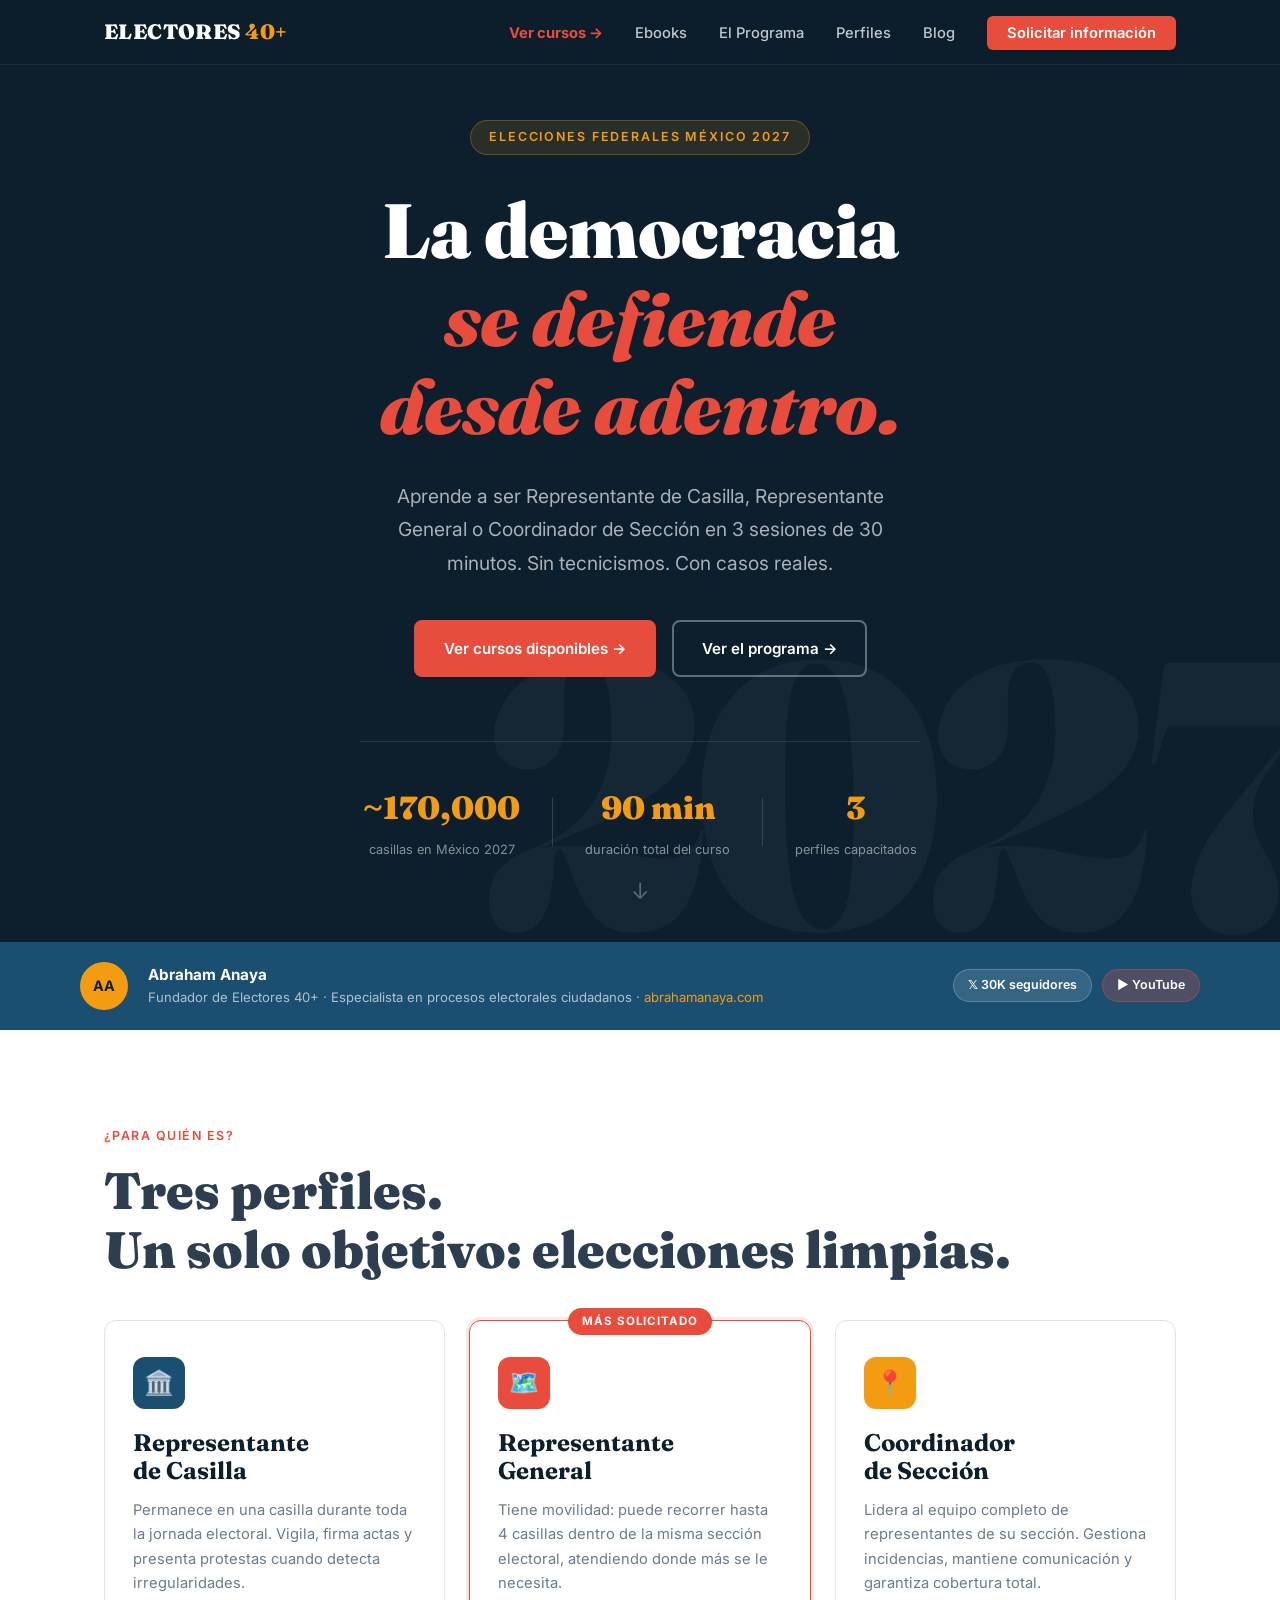
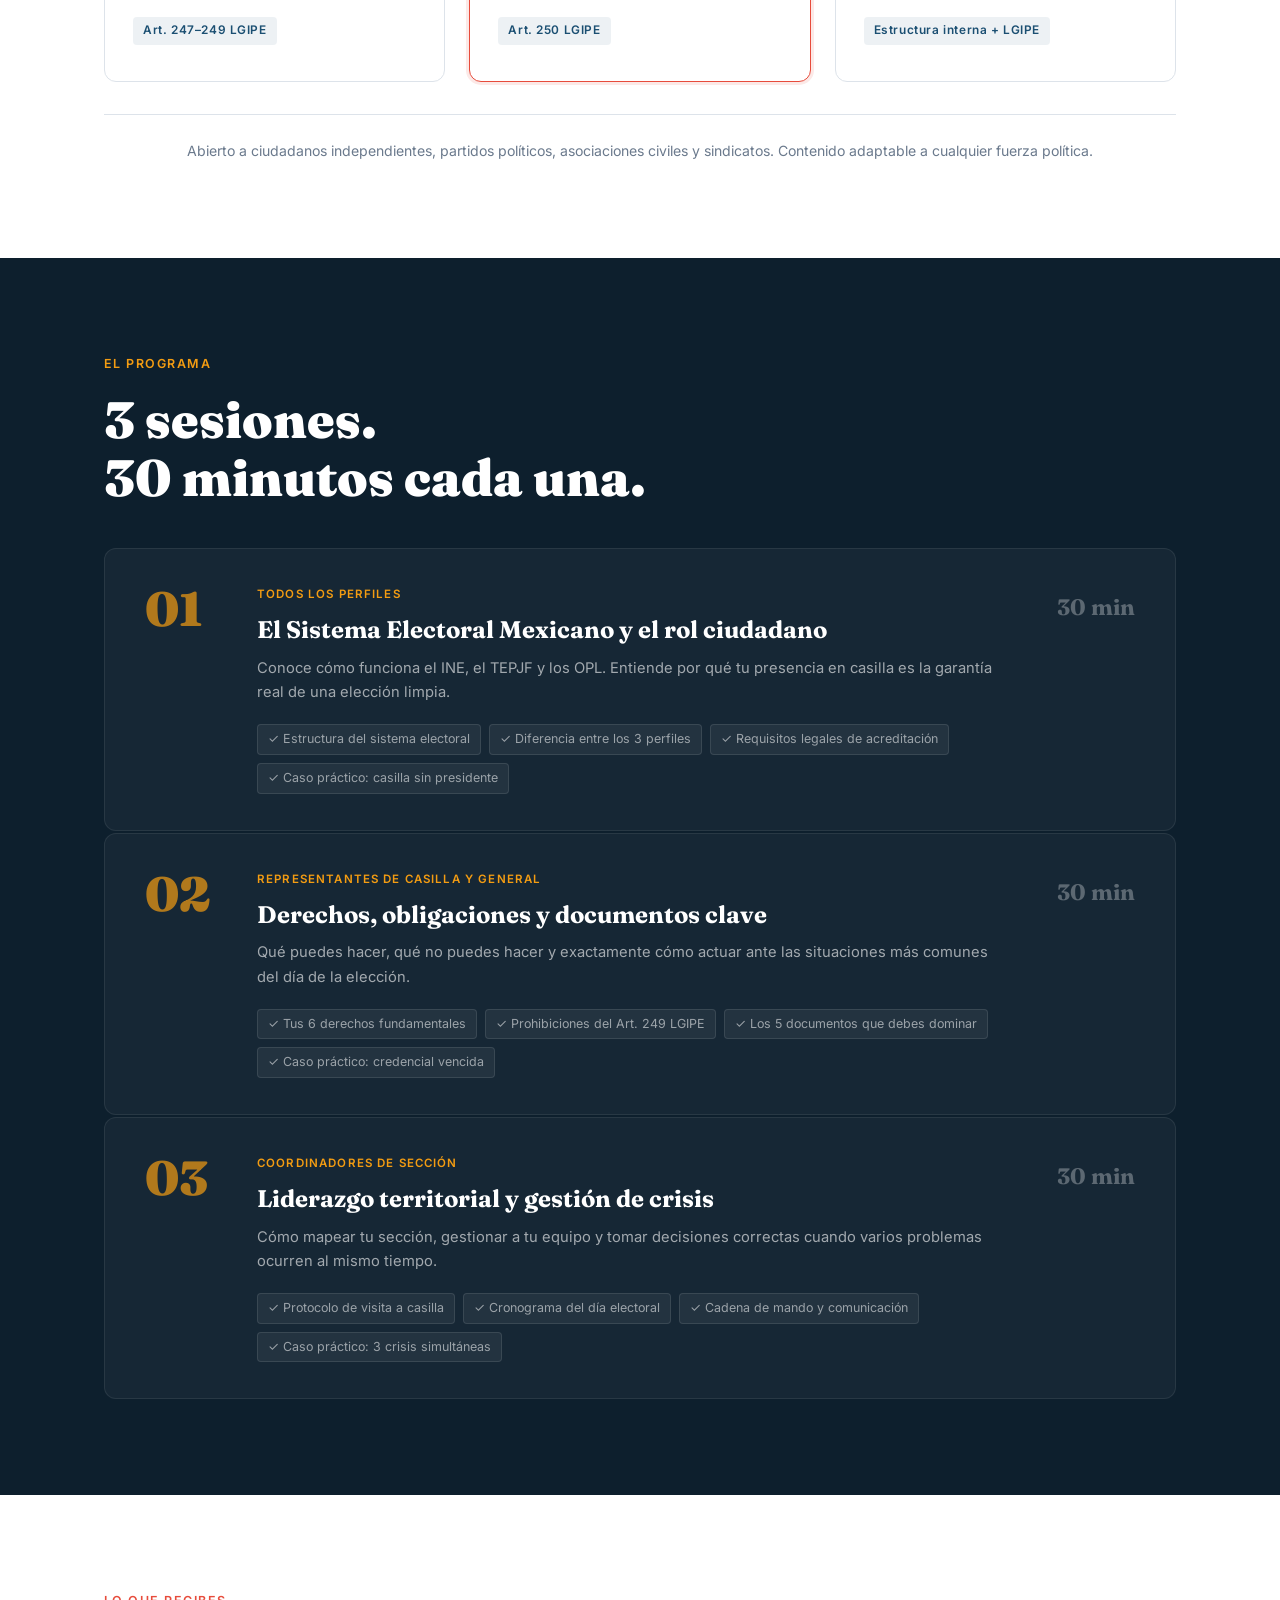
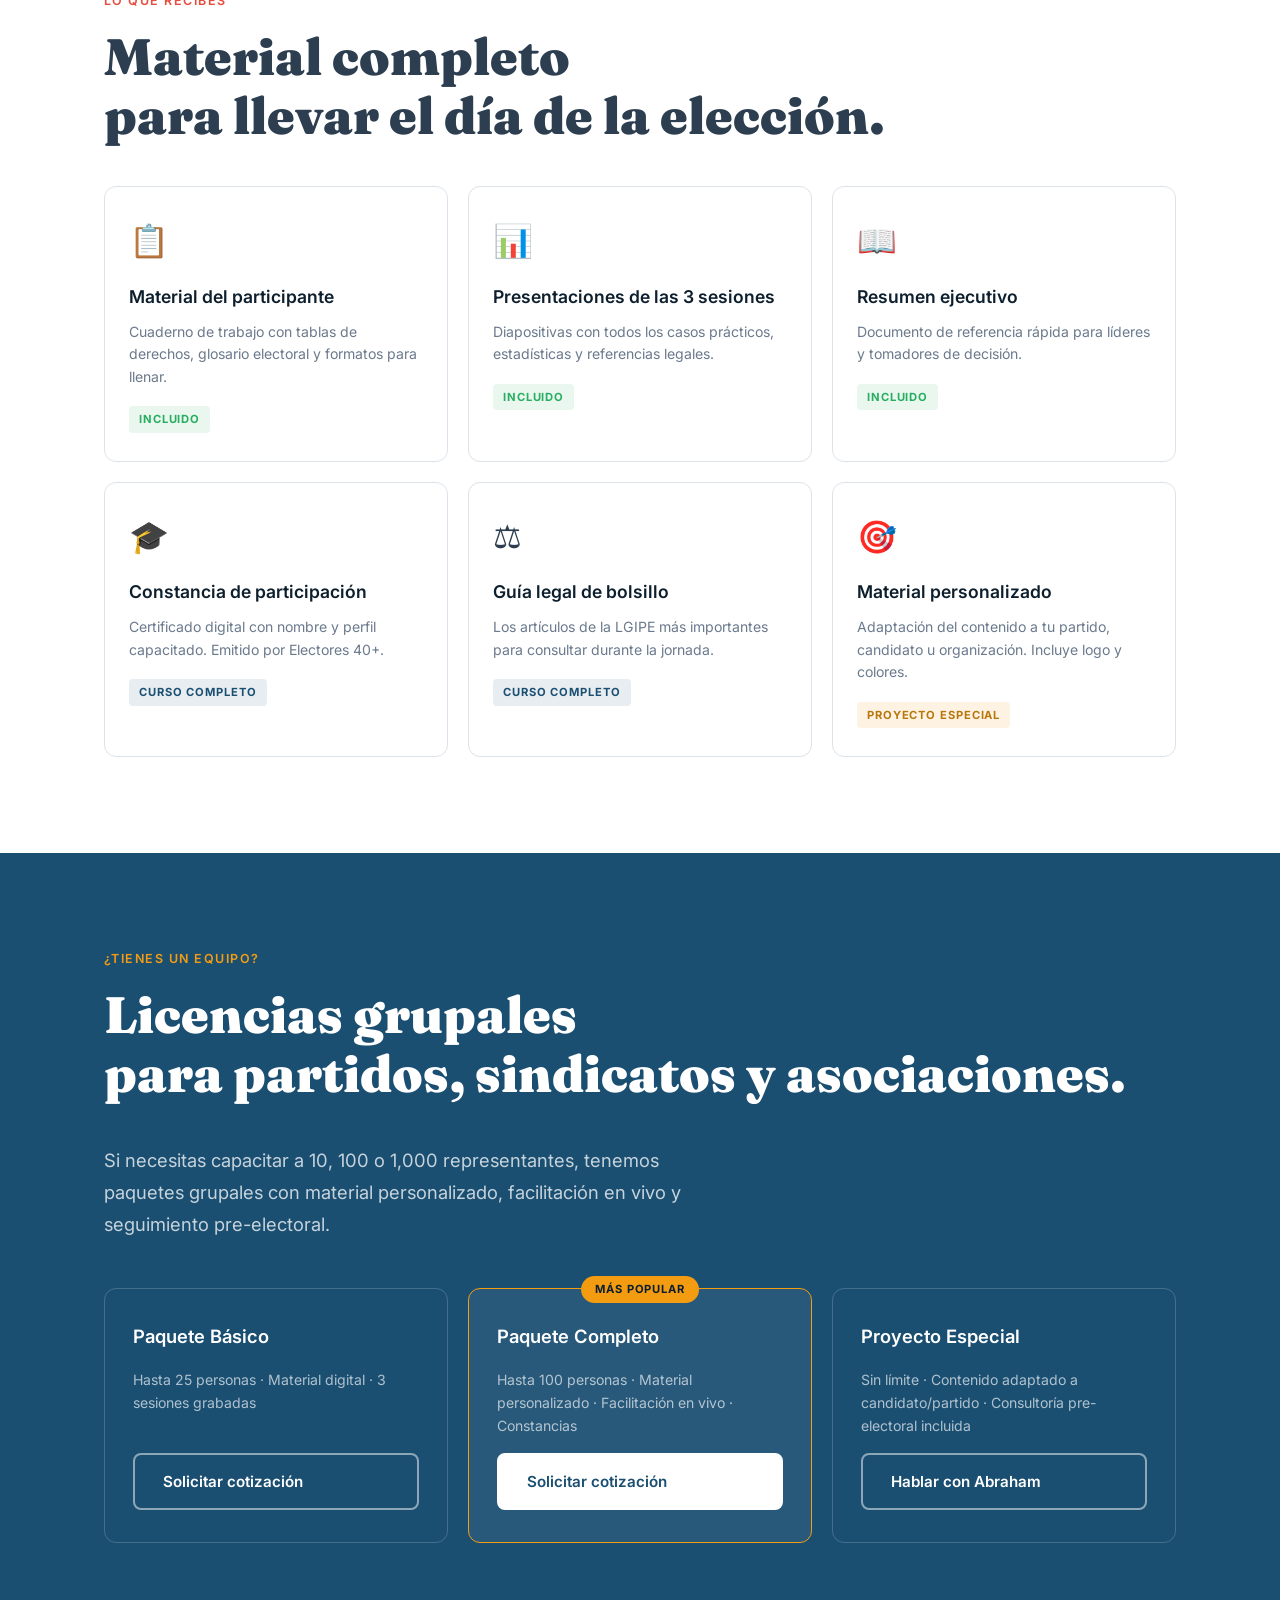
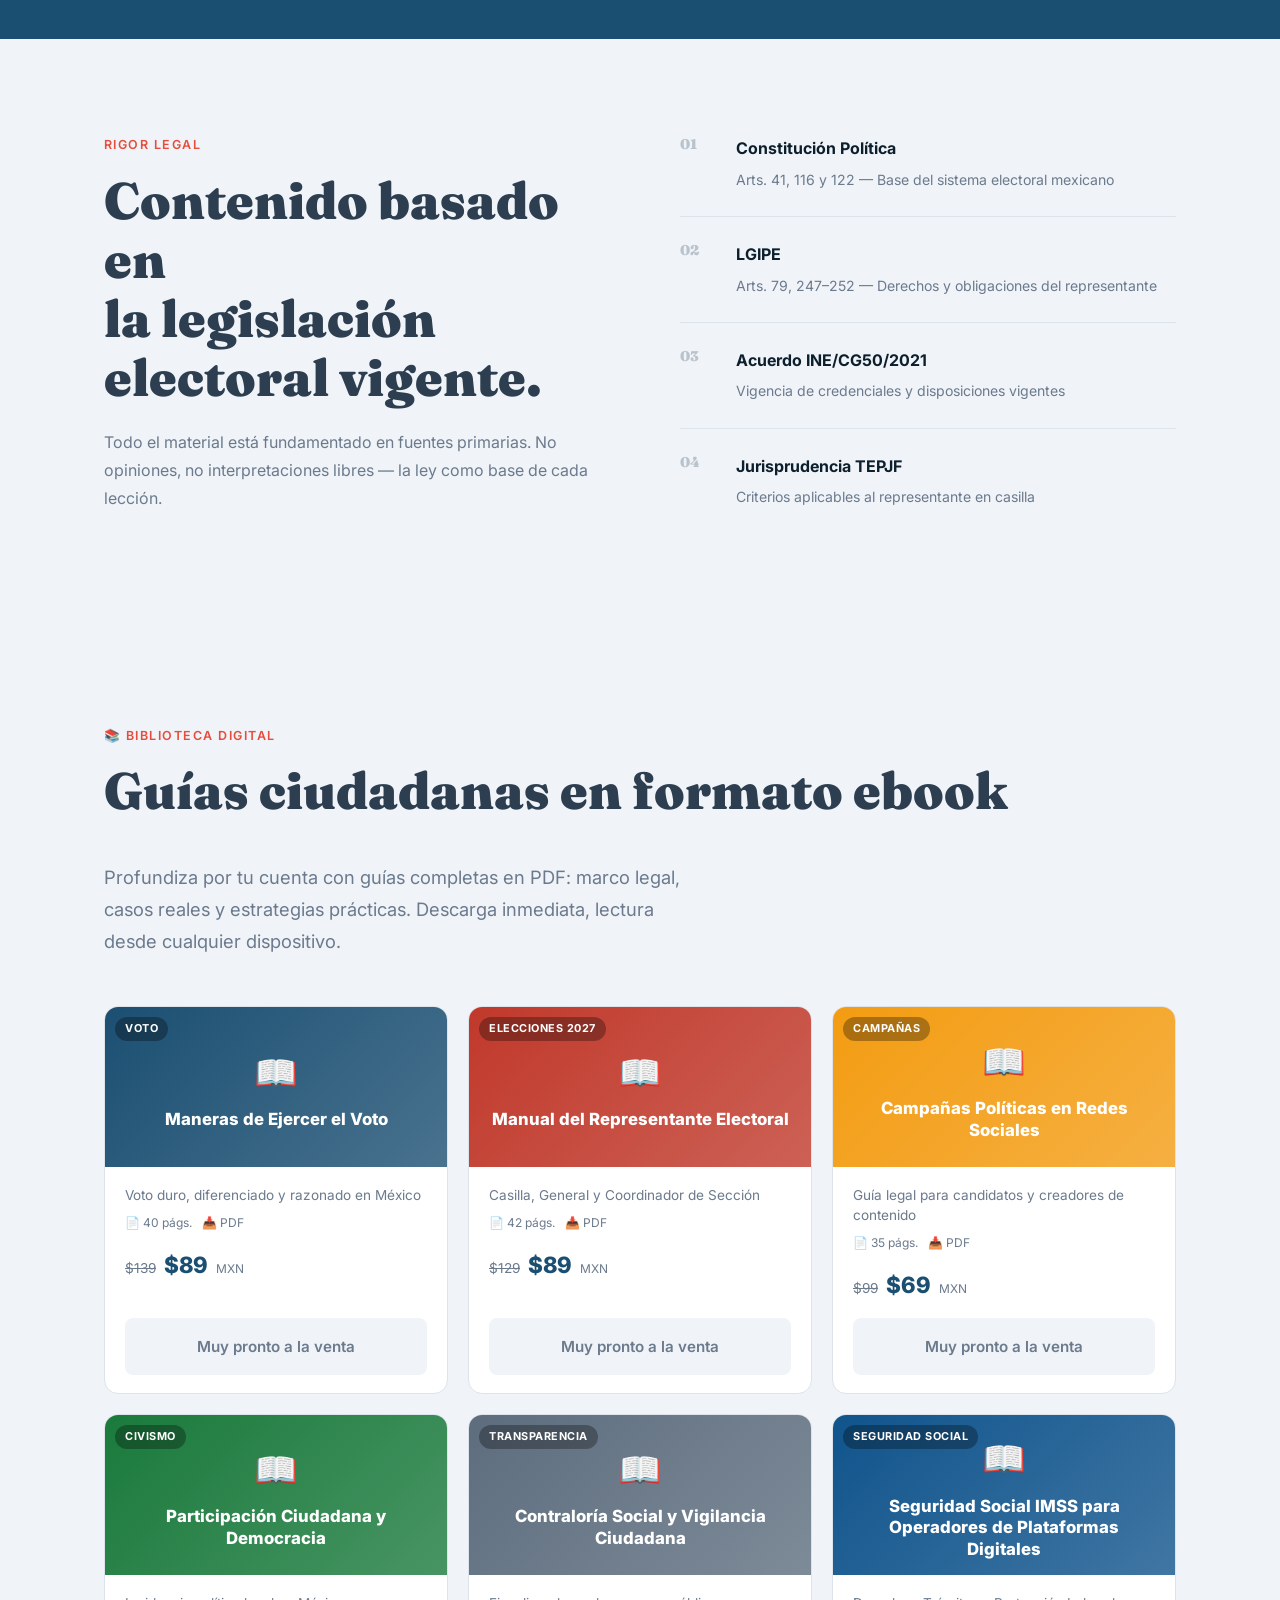
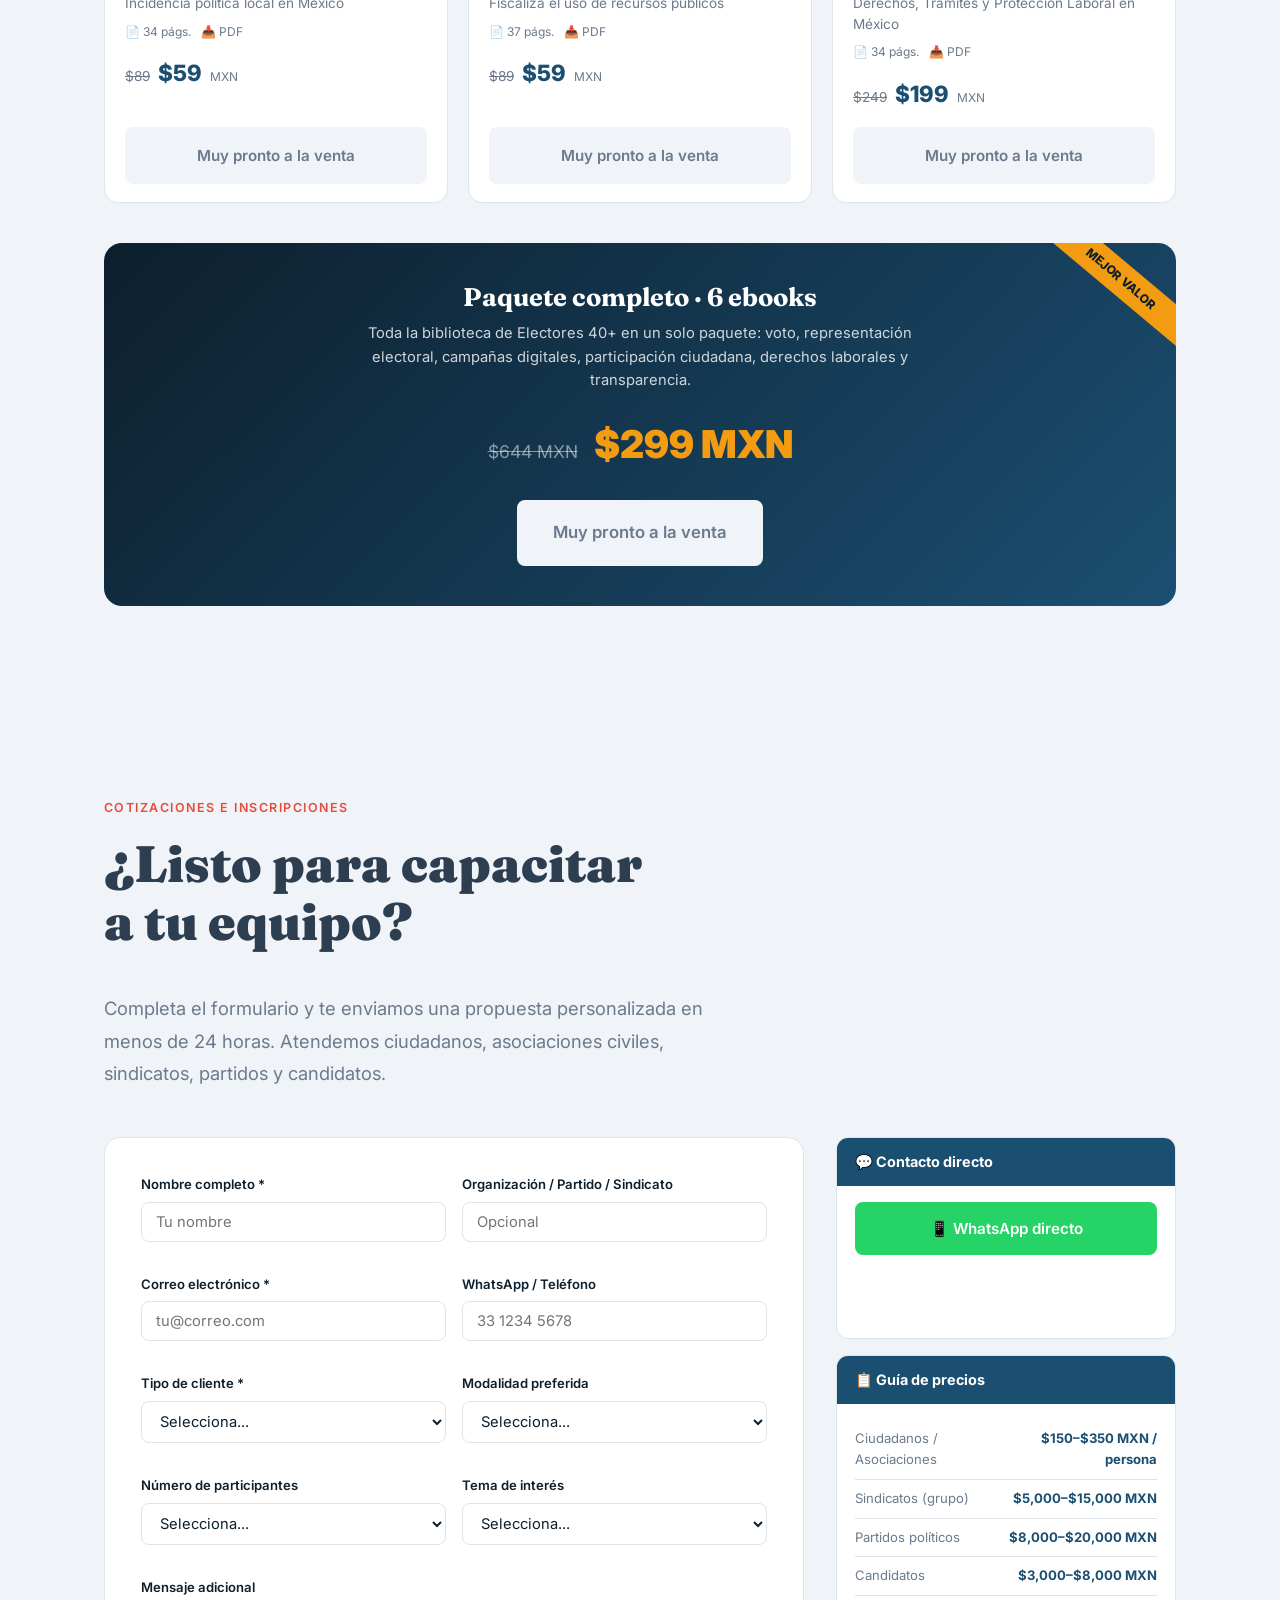
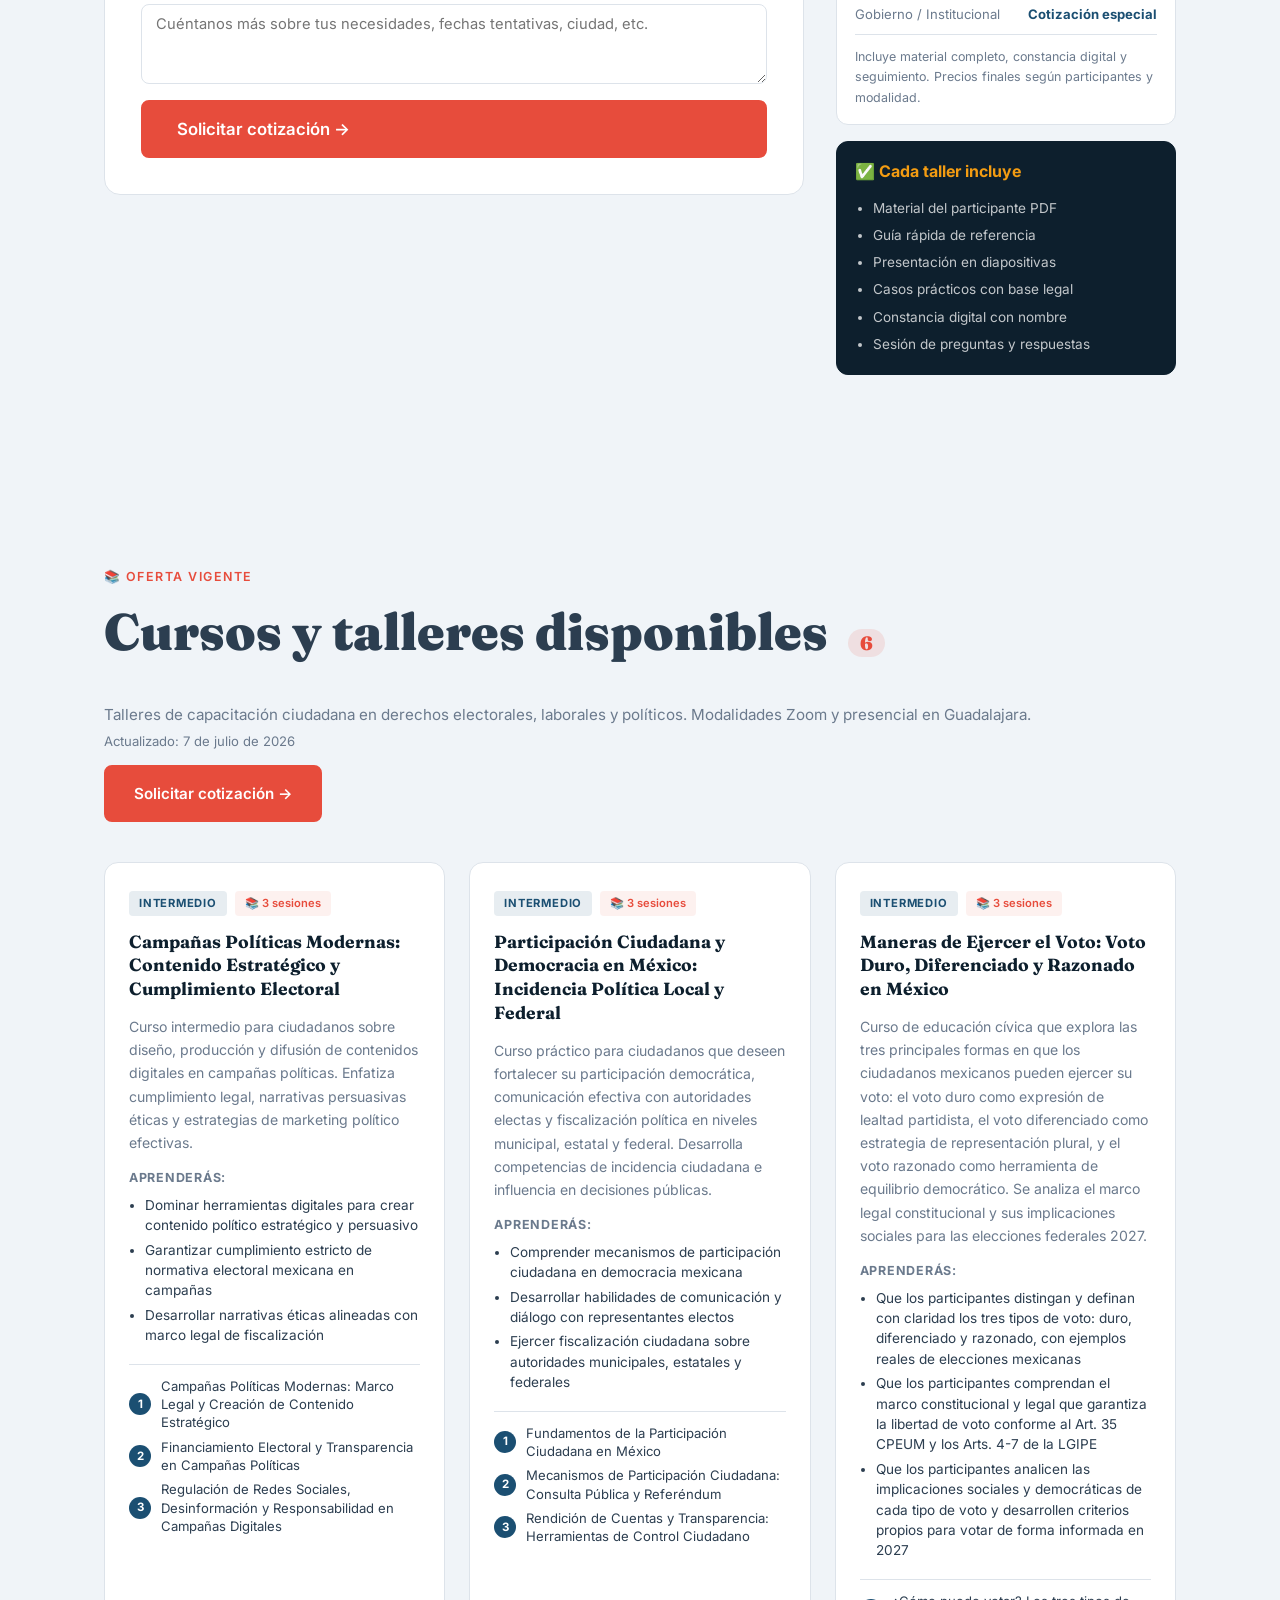
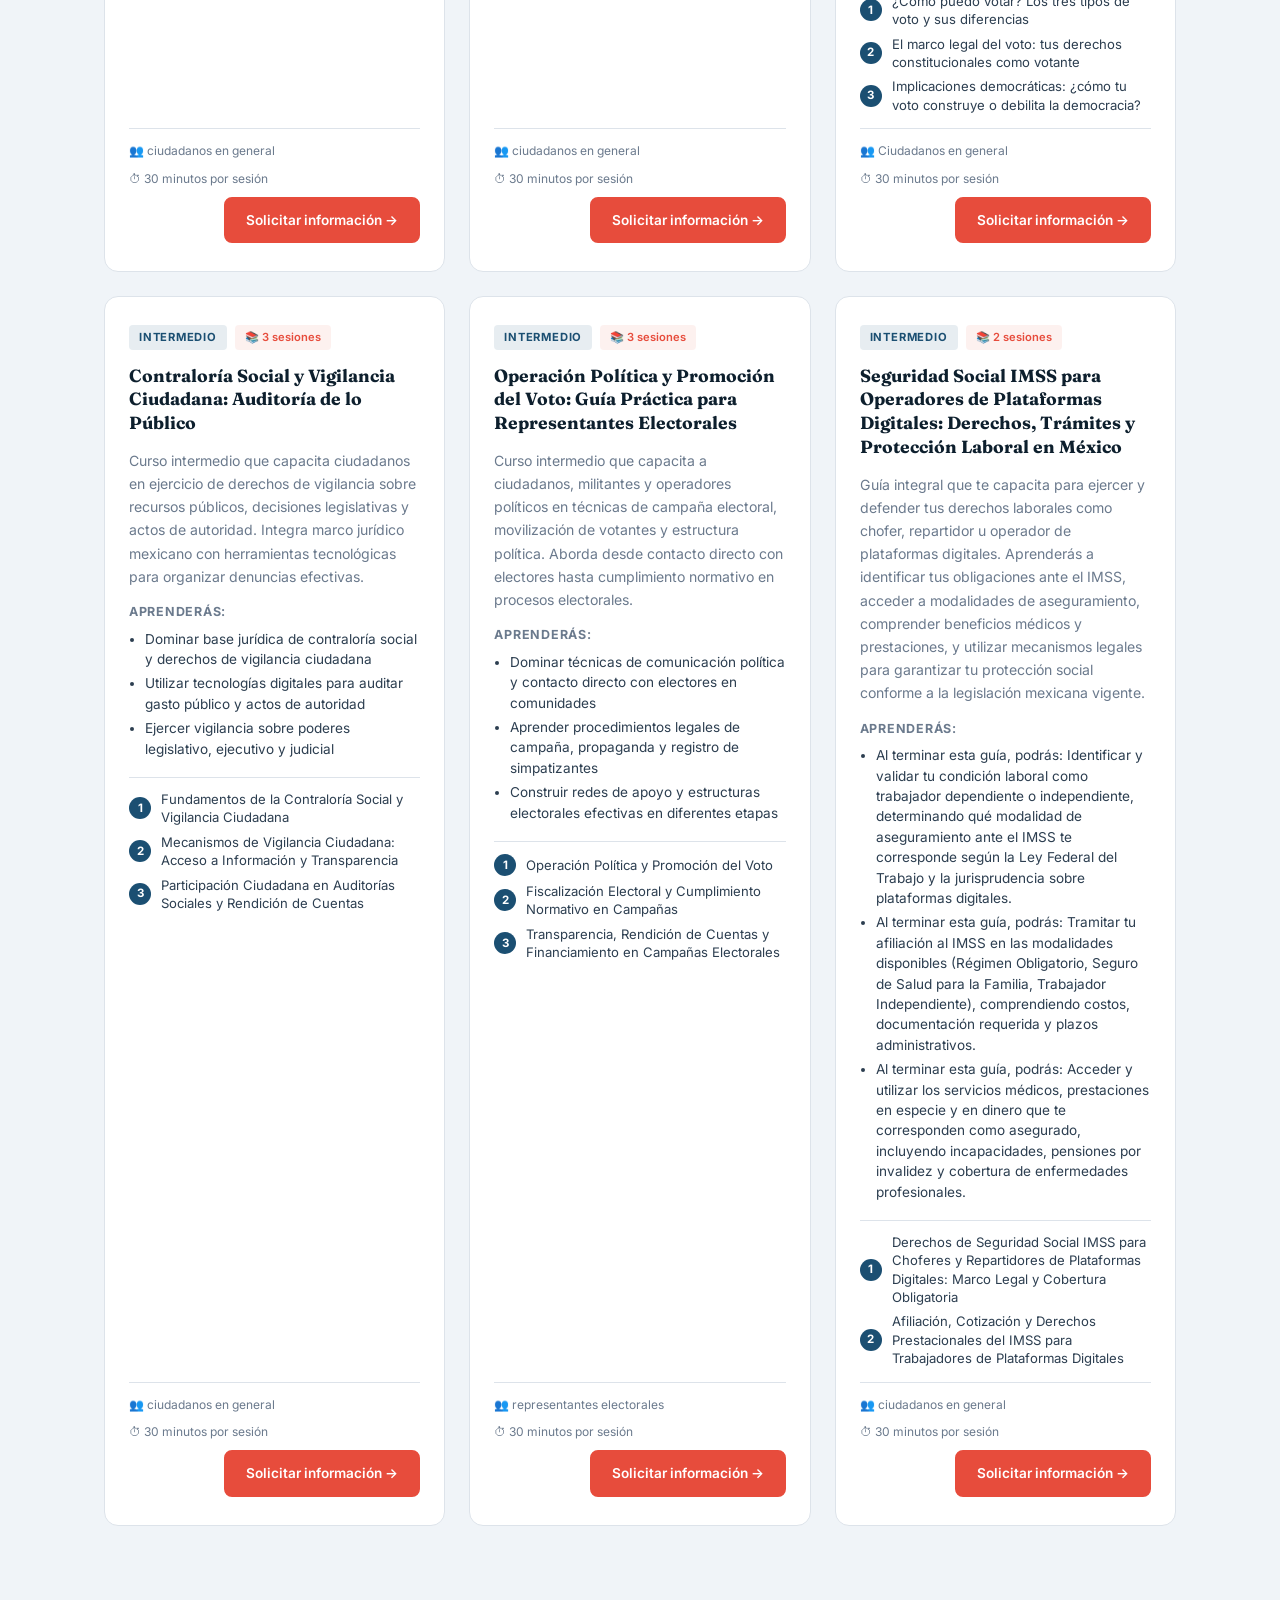
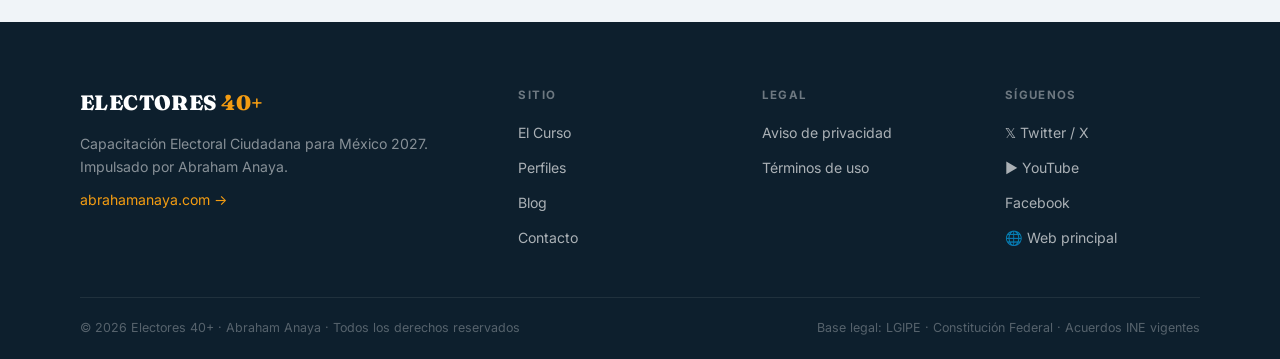
<file: index.html>
<!DOCTYPE html>
<html lang="es">
<head>
  <meta charset="UTF-8" />
  <meta name="viewport" content="width=device-width, initial-scale=1.0" />
  <title>Electores 40+ | Capacitación Electoral Ciudadana 2027</title>
  <meta name="description" content="Electores 40+ · Abraham Anaya — Capacitación ciudadana electoral en México. Cursos, guías y ebooks sobre derechos electorales, laborales y cívicos con fundamento legal verificable. Guadalajara, Jalisco." />
  <meta name="keywords" content="capacitación electoral México, derechos electorales, voto razonado, representante de casilla, elecciones 2027, educación cívica, Jalisco, Abraham Anaya, ebooks ciudadanos" />
  <meta name="author" content="Abraham Anaya" />
  <meta name="robots" content="index, follow" />
  <link rel="canonical" href="https://electores.abrahamanaya.com/" />
  <meta property="og:type" content="website" />
  <meta property="og:title" content="Electores 40+ · Abraham Anaya" />
  <meta property="og:description" content="Capacitación ciudadana electoral en México. Cursos, ebooks y guías con fundamento legal verificable para las elecciones federales 2027." />
  <meta property="og:url" content="https://electores.abrahamanaya.com/" />
  <meta property="og:locale" content="es_MX" />
  <meta property="og:site_name" content="Electores 40+" />
  <meta name="twitter:card" content="summary_large_image" />
  <meta name="twitter:site" content="@abrahamvanaya" />
  <meta name="twitter:title" content="Electores 40+ · Abraham Anaya" />
  <meta name="twitter:description" content="Capacitación ciudadana electoral en México. Cursos y ebooks sobre derechos electorales 2027." />
  <meta name="geo.region" content="MX-JAL" />
  <meta name="geo.placename" content="Guadalajara, Jalisco, México" />
  <link rel="preconnect" href="https://fonts.googleapis.com" />
  <link href="https://fonts.googleapis.com/css2?family=Fraunces:ital,wght@0,700;0,900;1,700&family=Inter:wght@400;500;600&display=swap" rel="stylesheet" />
  <link rel="stylesheet" href="css/style.css" />
  <link rel="stylesheet" href="css/cursos.css" />
<!-- Google Analytics 4 — Electores 40+ -->
<script async src="https://www.googletagmanager.com/gtag/js?id=G-927KRC418S"></script>
<script>
  window.dataLayer = window.dataLayer || [];
  function gtag(){dataLayer.push(arguments);}
  gtag('js', new Date());
  gtag('config', 'G-927KRC418S');
</script>
</head>
<body>

  <!-- NAV -->
  <nav class="nav">
    <div class="nav-inner">
      <a href="index.html" class="nav-logo">ELECTORES <span>40+</span></a>
      <button class="nav-toggle" aria-label="Menú" onclick="toggleMenu()">☰</button>
      <ul class="nav-links" id="navLinks">
        <li><a href="#seccion-cursos-dinamicos" style="font-weight:700;color:var(--accent)">Ver cursos →</a></li>
        <li><a href="#ebooks">Ebooks</a></li>
        <li><a href="#curso">El Programa</a></li>
        <li><a href="#perfiles">Perfiles</a></li>
        <li><a href="blog.html">Blog</a></li>
        <li><a href="#contacto" class="nav-cta">Solicitar información</a></li>
      </ul>
    </div>
  </nav>

  <!-- HERO -->
  <header class="hero">
    <div class="hero-bg-text" aria-hidden="true">2027</div>
    <div class="hero-inner">
      <div class="hero-eyebrow">Elecciones Federales México 2027</div>
      <h1 class="hero-title">
        La democracia<br/>
        <em>se defiende<br/>desde adentro.</em>
      </h1>
      <p class="hero-sub">
        Aprende a ser Representante de Casilla, Representante General
        o Coordinador de Sección en 3 sesiones de 30 minutos.
        Sin tecnicismos. Con casos reales.
      </p>
      <div class="hero-actions">
        <a href="#seccion-cursos-dinamicos" class="btn btn-primary">Ver cursos disponibles →</a>
        <a href="#curso" class="btn btn-ghost">Ver el programa →</a>
      </div>
      <div class="hero-stats">
        <div class="stat">
          <span class="stat-n">~170,000</span>
          <span class="stat-l">casillas en México 2027</span>
        </div>
        <div class="stat-div"></div>
        <div class="stat">
          <span class="stat-n">90 min</span>
          <span class="stat-l">duración total del curso</span>
        </div>
        <div class="stat-div"></div>
        <div class="stat">
          <span class="stat-n">3</span>
          <span class="stat-l">perfiles capacitados</span>
        </div>
      </div>
    </div>
    <div class="hero-scroll" aria-hidden="true">↓</div>
  </header>

  <!-- FRANJA FACILITADOR -->
  <section class="facilitador-band">
    <div class="band-inner">
      <div class="band-avatar">AA</div>
      <div class="band-text">
        <strong>Abraham Anaya</strong>
        <span>Fundador de Electores 40+ · Especialista en procesos electorales ciudadanos · <a href="https://www.abrahamanaya.com" target="_blank">abrahamanaya.com</a></span>
      </div>
      <div class="band-social">
        <a href="https://x.com/abrahamvanaya" target="_blank" class="social-pill">𝕏 30K seguidores</a>
        <a href="https://www.youtube.com/@abrahamvanaya" target="_blank" class="social-pill yt">▶ YouTube</a>
      </div>
    </div>
  </section>

  <!-- PARA QUIÉN ES -->
  <section class="section" id="perfiles">
    <div class="container">
      <div class="section-label">¿Para quién es?</div>
      <h2 class="section-title">Tres perfiles.<br/>Un solo objetivo: elecciones limpias.</h2>
      <div class="perfiles-grid">

        <div class="perfil-card">
          <div class="perfil-icon" style="background:#1B4F72">🏛️</div>
          <h3>Representante<br/>de Casilla</h3>
          <p>Permanece en una casilla durante toda la jornada electoral. Vigila, firma actas y presenta protestas cuando detecta irregularidades.</p>
          <div class="perfil-base">Art. 247–249 LGIPE</div>
        </div>

        <div class="perfil-card perfil-featured">
          <div class="perfil-badge">Más solicitado</div>
          <div class="perfil-icon" style="background:#E74C3C">🗺️</div>
          <h3>Representante<br/>General</h3>
          <p>Tiene movilidad: puede recorrer hasta 4 casillas dentro de la misma sección electoral, atendiendo donde más se le necesita.</p>
          <div class="perfil-base">Art. 250 LGIPE</div>
        </div>

        <div class="perfil-card">
          <div class="perfil-icon" style="background:#F39C12">📍</div>
          <h3>Coordinador<br/>de Sección</h3>
          <p>Lidera al equipo completo de representantes de su sección. Gestiona incidencias, mantiene comunicación y garantiza cobertura total.</p>
          <div class="perfil-base">Estructura interna + LGIPE</div>
        </div>

      </div>
      <p class="perfiles-note">
        Abierto a ciudadanos independientes, partidos políticos, asociaciones civiles y sindicatos.
        Contenido adaptable a cualquier fuerza política.
      </p>
    </div>
  </section>

  <!-- EL CURSO -->
  <section class="section section-dark" id="curso">
    <div class="container">
      <div class="section-label light">El programa</div>
      <h2 class="section-title light">3 sesiones.<br/>30 minutos cada una.</h2>

      <div class="sesiones-list">

        <div class="sesion-item">
          <div class="sesion-num">01</div>
          <div class="sesion-body">
            <div class="sesion-tag">Todos los perfiles</div>
            <h3>El Sistema Electoral Mexicano y el rol ciudadano</h3>
            <p>Conoce cómo funciona el INE, el TEPJF y los OPL. Entiende por qué tu presencia en casilla es la garantía real de una elección limpia.</p>
            <div class="sesion-items">
              <span>✓ Estructura del sistema electoral</span>
              <span>✓ Diferencia entre los 3 perfiles</span>
              <span>✓ Requisitos legales de acreditación</span>
              <span>✓ Caso práctico: casilla sin presidente</span>
            </div>
          </div>
          <div class="sesion-dur">30 min</div>
        </div>

        <div class="sesion-item">
          <div class="sesion-num">02</div>
          <div class="sesion-body">
            <div class="sesion-tag">Representantes de Casilla y General</div>
            <h3>Derechos, obligaciones y documentos clave</h3>
            <p>Qué puedes hacer, qué no puedes hacer y exactamente cómo actuar ante las situaciones más comunes del día de la elección.</p>
            <div class="sesion-items">
              <span>✓ Tus 6 derechos fundamentales</span>
              <span>✓ Prohibiciones del Art. 249 LGIPE</span>
              <span>✓ Los 5 documentos que debes dominar</span>
              <span>✓ Caso práctico: credencial vencida</span>
            </div>
          </div>
          <div class="sesion-dur">30 min</div>
        </div>

        <div class="sesion-item">
          <div class="sesion-num">03</div>
          <div class="sesion-body">
            <div class="sesion-tag">Coordinadores de Sección</div>
            <h3>Liderazgo territorial y gestión de crisis</h3>
            <p>Cómo mapear tu sección, gestionar a tu equipo y tomar decisiones correctas cuando varios problemas ocurren al mismo tiempo.</p>
            <div class="sesion-items">
              <span>✓ Protocolo de visita a casilla</span>
              <span>✓ Cronograma del día electoral</span>
              <span>✓ Cadena de mando y comunicación</span>
              <span>✓ Caso práctico: 3 crisis simultáneas</span>
            </div>
          </div>
          <div class="sesion-dur">30 min</div>
        </div>

      </div>
    </div>
  </section>

  <!-- MATERIAL -->
  <section class="section" id="temario">
    <div class="container">
      <div class="section-label">Lo que recibes</div>
      <h2 class="section-title">Material completo<br/>para llevar el día de la elección.</h2>
      <div class="material-grid">
        <div class="material-item">
          <div class="material-icon">📋</div>
          <h4>Material del participante</h4>
          <p>Cuaderno de trabajo con tablas de derechos, glosario electoral y formatos para llenar.</p>
          <span class="material-tag free">Incluido</span>
        </div>
        <div class="material-item">
          <div class="material-icon">📊</div>
          <h4>Presentaciones de las 3 sesiones</h4>
          <p>Diapositivas con todos los casos prácticos, estadísticas y referencias legales.</p>
          <span class="material-tag free">Incluido</span>
        </div>
        <div class="material-item">
          <div class="material-icon">📖</div>
          <h4>Resumen ejecutivo</h4>
          <p>Documento de referencia rápida para líderes y tomadores de decisión.</p>
          <span class="material-tag free">Incluido</span>
        </div>
        <div class="material-item">
          <div class="material-icon">🎓</div>
          <h4>Constancia de participación</h4>
          <p>Certificado digital con nombre y perfil capacitado. Emitido por Electores 40+.</p>
          <span class="material-tag premium">Curso completo</span>
        </div>
        <div class="material-item">
          <div class="material-icon">⚖️</div>
          <h4>Guía legal de bolsillo</h4>
          <p>Los artículos de la LGIPE más importantes para consultar durante la jornada.</p>
          <span class="material-tag premium">Curso completo</span>
        </div>
        <div class="material-item">
          <div class="material-icon">🎯</div>
          <h4>Material personalizado</h4>
          <p>Adaptación del contenido a tu partido, candidato u organización. Incluye logo y colores.</p>
          <span class="material-tag special">Proyecto especial</span>
        </div>
      </div>
    </div>
  </section>

  <!-- ORGANIZACIONES -->
  <section class="section section-accent">
    <div class="container">
      <div class="section-label light">¿Tienes un equipo?</div>
      <h2 class="section-title light">Licencias grupales<br/>para partidos, sindicatos y asociaciones.</h2>
      <p class="section-intro light">
        Si necesitas capacitar a 10, 100 o 1,000 representantes, tenemos paquetes grupales con material personalizado, facilitación en vivo y seguimiento pre-electoral.
      </p>
      <div class="org-grid">
        <div class="org-card">
          <h4>Paquete Básico</h4>
          <p>Hasta 25 personas · Material digital · 3 sesiones grabadas</p>
          <a href="#contacto" class="btn btn-outline-white">Solicitar cotización</a>
        </div>
        <div class="org-card org-card-featured">
          <div class="org-badge">Más popular</div>
          <h4>Paquete Completo</h4>
          <p>Hasta 100 personas · Material personalizado · Facilitación en vivo · Constancias</p>
          <a href="#contacto" class="btn btn-white">Solicitar cotización</a>
        </div>
        <div class="org-card">
          <h4>Proyecto Especial</h4>
          <p>Sin límite · Contenido adaptado a candidato/partido · Consultoría pre-electoral incluida</p>
          <a href="#contacto" class="btn btn-outline-white">Hablar con Abraham</a>
        </div>
      </div>
    </div>
  </section>

  <!-- BASE LEGAL -->
  <section class="section section-legal">
    <div class="container">
      <div class="legal-inner">
        <div class="legal-text">
          <div class="section-label">Rigor legal</div>
          <h2>Contenido basado en<br/>la legislación electoral vigente.</h2>
          <p>Todo el material está fundamentado en fuentes primarias. No opiniones, no interpretaciones libres — la ley como base de cada lección.</p>
        </div>
        <div class="legal-refs">
          <div class="legal-ref">
            <span class="ref-num">01</span>
            <div>
              <strong>Constitución Política</strong>
              <span>Arts. 41, 116 y 122 — Base del sistema electoral mexicano</span>
            </div>
          </div>
          <div class="legal-ref">
            <span class="ref-num">02</span>
            <div>
              <strong>LGIPE</strong>
              <span>Arts. 79, 247–252 — Derechos y obligaciones del representante</span>
            </div>
          </div>
          <div class="legal-ref">
            <span class="ref-num">03</span>
            <div>
              <strong>Acuerdo INE/CG50/2021</strong>
              <span>Vigencia de credenciales y disposiciones vigentes</span>
            </div>
          </div>
          <div class="legal-ref">
            <span class="ref-num">04</span>
            <div>
              <strong>Jurisprudencia TEPJF</strong>
              <span>Criterios aplicables al representante en casilla</span>
            </div>
          </div>
        </div>
      </div>
    </div>
  </section>

  <!-- TIENDA DE EBOOKS -->
  <section class="section section-ebooks" id="ebooks">
    <div class="container">
      <div class="section-label">📚 Biblioteca digital</div>
      <h2 class="section-title">Guías ciudadanas en formato ebook</h2>
      <p class="section-intro">
        Profundiza por tu cuenta con guías completas en PDF: marco legal, casos reales y
        estrategias prácticas. Descarga inmediata, lectura desde cualquier dispositivo.
      </p>

      <div class="ebooks-grid" id="ebooks-grid">
        <!-- Las tarjetas se cargan dinámicamente desde ebooks.json -->
      </div>

      <div class="ebooks-paquete">
        <div class="paquete-card">
          <div class="paquete-badge">MEJOR VALOR</div>
          <h3>Paquete completo · 6 ebooks</h3>
          <p>Toda la biblioteca de Electores 40+ en un solo paquete: voto, representación electoral, campañas digitales, participación ciudadana, derechos laborales y transparencia.</p>
          <div class="paquete-precio">
            <span class="precio-tachado">$644 MXN</span>
            <span class="precio-final">$299 MXN</span>
          </div>
          <span class="btn btn-disabled btn-lg">Muy pronto a la venta</span>
        </div>
      </div>
    </div>
  </section>

  <!-- CONTACTO / COTIZACIÓN -->
  <section class="section section-contact" id="contacto">
    <div class="container">
      <div class="section-label">Cotizaciones e inscripciones</div>
      <h2 class="section-title">¿Listo para capacitar<br/>a tu equipo?</h2>
      <p class="section-intro">
        Completa el formulario y te enviamos una propuesta personalizada en menos de 24 horas.
        Atendemos ciudadanos, asociaciones civiles, sindicatos, partidos y candidatos.
      </p>

      <div class="cotizacion-layout">

        <!-- FORMULARIO -->
        <div class="cotizacion-form-card">
          <form id="form-cotizacion" onsubmit="enviarCotizacion(event)">
            <div class="form-row-2">
              <div class="form-group-web">
                <label>Nombre completo *</label>
                <input type="text" id="cot-nombre" required placeholder="Tu nombre"/>
              </div>
              <div class="form-group-web">
                <label>Organización / Partido / Sindicato</label>
                <input type="text" id="cot-org" placeholder="Opcional"/>
              </div>
            </div>
            <div class="form-row-2">
              <div class="form-group-web">
                <label>Correo electrónico *</label>
                <input type="email" id="cot-email" required placeholder="tu@correo.com"/>
              </div>
              <div class="form-group-web">
                <label>WhatsApp / Teléfono</label>
                <input type="tel" id="cot-tel" placeholder="33 1234 5678"/>
              </div>
            </div>
            <div class="form-row-2">
              <div class="form-group-web">
                <label>Tipo de cliente *</label>
                <select id="cot-tipo" required>
                  <option value="">Selecciona...</option>
                  <option value="ciudadano">Ciudadano individual</option>
                  <option value="asociacion">Asociación civil / ONG</option>
                  <option value="sindicato">Sindicato</option>
                  <option value="partido">Partido político</option>
                  <option value="candidato">Candidato / Candidata</option>
                  <option value="gobierno">Gobierno municipal / estatal</option>
                  <option value="empresa">Empresa privada</option>
                </select>
              </div>
              <div class="form-group-web">
                <label>Modalidad preferida</label>
                <select id="cot-modalidad">
                  <option value="">Selecciona...</option>
                  <option value="Zoom / Virtual">Zoom / Virtual</option>
                  <option value="Presencial Guadalajara">Presencial en Guadalajara</option>
                  <option value="Presencial en mi ciudad">Presencial en mi ciudad</option>
                  <option value="Híbrido">Híbrido</option>
                </select>
              </div>
            </div>
            <div class="form-row-2">
              <div class="form-group-web">
                <label>Número de participantes</label>
                <select id="cot-personas">
                  <option value="">Selecciona...</option>
                  <option value="1-10">1 a 10 personas</option>
                  <option value="11-30">11 a 30 personas</option>
                  <option value="31-60">31 a 60 personas</option>
                  <option value="61-100">61 a 100 personas</option>
                  <option value="Más de 100">Más de 100 personas</option>
                </select>
              </div>
              <div class="form-group-web">
                <label>Tema de interés</label>
                <select id="cot-tema">
                  <option value="">Selecciona...</option>
                  <option value="Representantes de casilla">Representantes de casilla</option>
                  <option value="Derechos laborales y sindicales">Derechos laborales</option>
                  <option value="Transparencia y acceso a la información">Transparencia</option>
                  <option value="Participación ciudadana">Participación ciudadana</option>
                  <option value="Derechos humanos">Derechos humanos</option>
                  <option value="Género y participación política">Género y política</option>
                  <option value="Otro">Otro (especificar abajo)</option>
                </select>
              </div>
            </div>
            <div class="form-group-web">
              <label>Mensaje adicional</label>
              <textarea id="cot-mensaje" rows="3" placeholder="Cuéntanos más sobre tus necesidades, fechas tentativas, ciudad, etc."></textarea>
            </div>
            <button type="submit" class="btn btn-primary btn-lg" style="width:100%" id="btn-cotizar">
              Solicitar cotización →
            </button>
            <div id="cot-resultado" style="display:none;margin-top:16px"></div>
          </form>
        </div>

        <!-- SIDEBAR PRECIOS -->
        <div class="cotizacion-sidebar">
          <div class="precio-card">
            <div class="precio-header">💬 Contacto directo</div>
            <div class="precio-body">
              <a href="https://wa.me/523341150010?text=Hola%20Abraham%2C%20quiero%20información%20sobre%20los%20talleres%20de%20Electores%2040%2B"
                 target="_blank" class="btn btn-success" style="width:100%;margin-bottom:10px;display:block;text-align:center">
                📱 WhatsApp directo
              </a>
              <a href="mailto:contacto@abrahamanaya.com?subject=Cotización%20Electores%2040%2B"
                 class="btn btn-ghost" style="width:100%;display:block;text-align:center">
                ✉ Enviar correo
              </a>
            </div>
          </div>
          <div class="precio-card">
            <div class="precio-header">📋 Guía de precios</div>
            <div class="precio-body">
              <div class="precio-item"><span class="precio-label">Ciudadanos / Asociaciones</span><span class="precio-valor">$150–$350 MXN / persona</span></div>
              <div class="precio-item"><span class="precio-label">Sindicatos (grupo)</span><span class="precio-valor">$5,000–$15,000 MXN</span></div>
              <div class="precio-item"><span class="precio-label">Partidos políticos</span><span class="precio-valor">$8,000–$20,000 MXN</span></div>
              <div class="precio-item"><span class="precio-label">Candidatos</span><span class="precio-valor">$3,000–$8,000 MXN</span></div>
              <div class="precio-item"><span class="precio-label">Gobierno / Institucional</span><span class="precio-valor">Cotización especial</span></div>
              <p style="font-size:.78rem;color:var(--muted);margin-top:12px">Incluye material completo, constancia digital y seguimiento. Precios finales según participantes y modalidad.</p>
            </div>
          </div>
          <div class="precio-card" style="background:var(--dark);border-color:var(--dark)">
            <div class="precio-body">
              <strong style="color:var(--gold)">✅ Cada taller incluye</strong>
              <ul style="margin:10px 0 0;padding-left:18px;font-size:.85rem;line-height:2;color:rgba(255,255,255,.75)">
                <li>Material del participante PDF</li>
                <li>Guía rápida de referencia</li>
                <li>Presentación en diapositivas</li>
                <li>Casos prácticos con base legal</li>
                <li>Constancia digital con nombre</li>
                <li>Sesión de preguntas y respuestas</li>
              </ul>
            </div>
          </div>
        </div>

      </div>
    </div>
  </section>

  <!-- CURSOS DINÁMICOS — cargados desde cursos.json -->
  <section id="seccion-cursos-dinamicos">
    <div class="container">
      <div class="cursos-dinamicos-header">
        <div>
          <div class="section-label">📚 Oferta vigente</div>
          <h2 class="section-title">
            Cursos y talleres disponibles
            <span id="cursos-contador" style="font-size:1.2rem;color:var(--accent);margin-left:10px;background:rgba(231,76,60,.12);padding:2px 12px;border-radius:20px"></span>
          </h2>
          <p style="color:var(--muted);font-size:.95rem;margin-top:8px">
            Talleres de capacitación ciudadana en derechos electorales, laborales y políticos.
            Modalidades Zoom y presencial en Guadalajara.
          </p>
          <p id="cursos-actualizacion" style="color:var(--muted);font-size:.82rem;margin-top:4px"></p>
        </div>
        <a href="#contacto" class="btn btn-primary" style="white-space:nowrap;align-self:center">
          Solicitar cotización →
        </a>
      </div>
      <div id="cursos-dinamicos">
        <!-- Se carga dinámicamente desde cursos.json -->
        <div style="text-align:center;padding:48px;color:var(--muted)">
          Cargando cursos...
        </div>
      </div>
    </div>
  </section>

  <!-- FOOTER -->
  <footer class="footer">
    <div class="footer-inner">
      <div class="footer-brand">
        <span class="nav-logo">ELECTORES <span>40+</span></span>
        <p>Capacitación Electoral Ciudadana para México 2027.<br/>Impulsado por Abraham Anaya.</p>
        <a href="https://www.abrahamanaya.com" target="_blank">abrahamanaya.com →</a>
      </div>
      <div class="footer-links">
        <strong>Sitio</strong>
        <a href="#curso">El Curso</a>
        <a href="#perfiles">Perfiles</a>
        <a href="blog.html">Blog</a>
        <a href="#contacto">Contacto</a>
      </div>
      <div class="footer-links">
        <strong>Legal</strong>
        <a href="privacidad.html">Aviso de privacidad</a>
        <a href="terminos.html">Términos de uso</a>
      </div>
      <div class="footer-links">
        <strong>Síguenos</strong>
        <a href="https://x.com/abrahamvanaya" target="_blank">𝕏 Twitter / X</a>
        <a href="https://www.youtube.com/@abrahamvanaya" target="_blank">▶ YouTube</a>
        <a href="https://www.facebook.com/profile.php?id=61590802151395" target="_blank">Facebook</a>
        <a href="https://www.abrahamanaya.com" target="_blank">🌐 Web principal</a>
      </div>
    </div>
    <div class="footer-bottom">
      <span>© <span id="footer-year">2026</span> Electores 40+ · Abraham Anaya · Todos los derechos reservados</span>
      <span>Base legal: LGIPE · Constitución Federal · Acuerdos INE vigentes</span>
    </div>
  </footer>

  <script src="js/main.js"></script>
  <script src="js/cursos.js"></script>
</body>
</html>
</file>
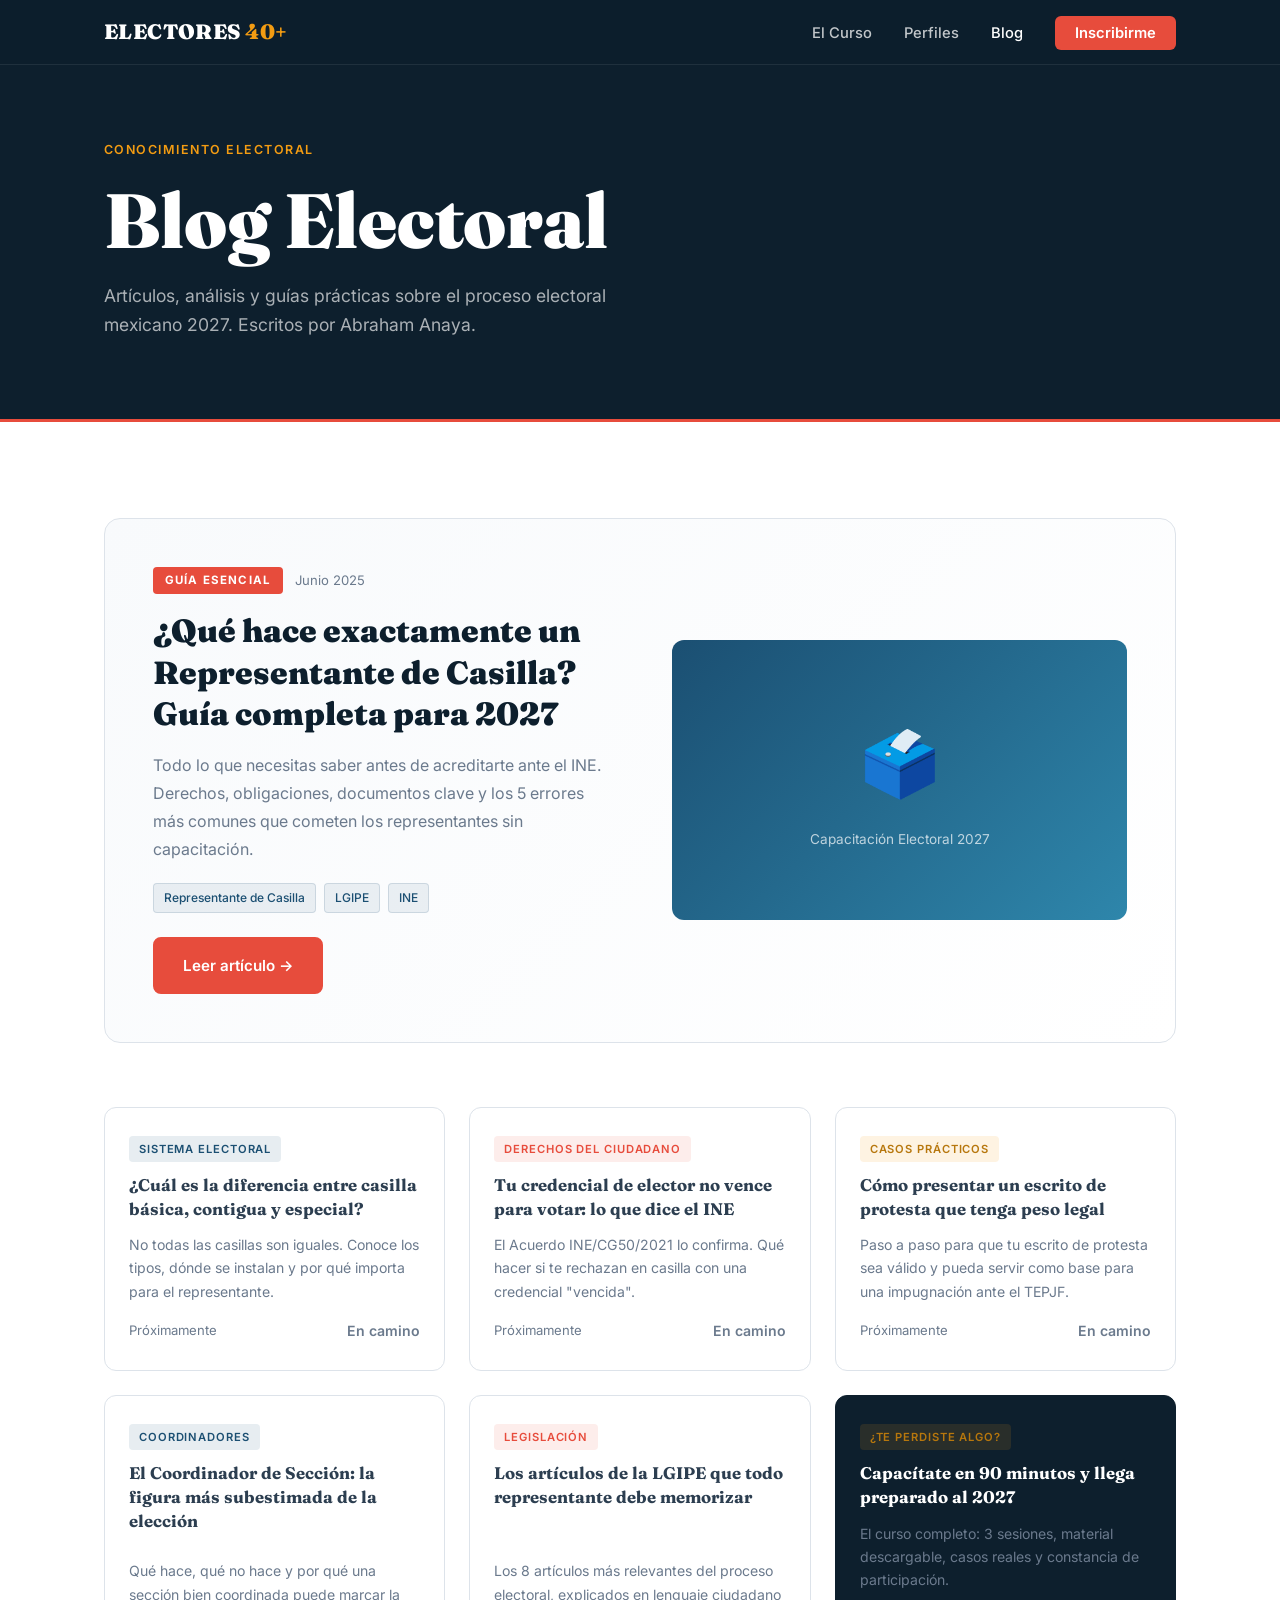
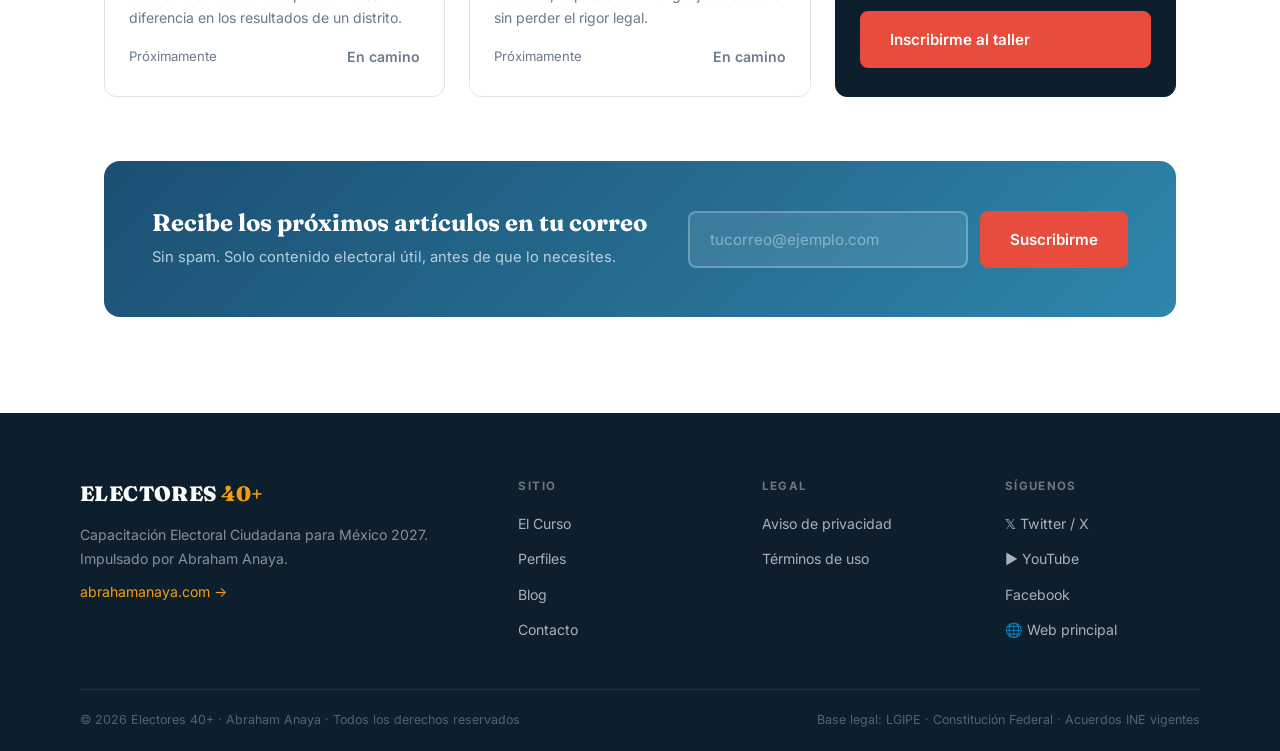
<file: blog.html>
<!DOCTYPE html>
<html lang="es">
<head>
  <meta charset="UTF-8" />
  <meta name="viewport" content="width=device-width, initial-scale=1.0" />
  <title>Blog Electoral | Electores 40+</title>
  <meta name="description" content="Artículos sobre el proceso electoral mexicano 2027, derechos del ciudadano y legislación electoral." />
  <link rel="preconnect" href="https://fonts.googleapis.com" />
  <link href="https://fonts.googleapis.com/css2?family=Fraunces:ital,wght@0,700;0,900;1,700&family=Inter:wght@400;500;600&display=swap" rel="stylesheet" />
  <link rel="stylesheet" href="css/style.css" />
  <link rel="stylesheet" href="css/blog.css" />
<!-- Google Analytics 4 — Electores 40+ -->
<script async src="https://www.googletagmanager.com/gtag/js?id=G-927KRC418S"></script>
<script>
  window.dataLayer = window.dataLayer || [];
  function gtag(){dataLayer.push(arguments);}
  gtag('js', new Date());
  gtag('config', 'G-927KRC418S');
</script>
</head>
<body>

  <nav class="nav">
    <div class="nav-inner">
      <a href="index.html" class="nav-logo">ELECTORES <span>40+</span></a>
      <button class="nav-toggle" aria-label="Menú" onclick="toggleMenu()">☰</button>
      <ul class="nav-links" id="navLinks">
        <li><a href="index.html#curso">El Curso</a></li>
        <li><a href="index.html#perfiles">Perfiles</a></li>
        <li><a href="blog.html" class="active">Blog</a></li>
        <li><a href="index.html#contacto" class="nav-cta">Inscribirme</a></li>
      </ul>
    </div>
  </nav>

  <header class="blog-hero">
    <div class="container">
      <div class="section-label">Conocimiento electoral</div>
      <h1>Blog Electoral</h1>
      <p>Artículos, análisis y guías prácticas sobre el proceso electoral mexicano 2027. Escritos por Abraham Anaya.</p>
    </div>
  </header>

  <section class="section">
    <div class="container">

      <!-- POST DESTACADO -->
      <div class="blog-featured">
        <div class="blog-featured-content">
          <div class="post-meta">
            <span class="post-cat">Guía esencial</span>
            <span class="post-date">Junio 2025</span>
          </div>
          <h2><a href="post.html">¿Qué hace exactamente un Representante de Casilla? Guía completa para 2027</a></h2>
          <p>Todo lo que necesitas saber antes de acreditarte ante el INE. Derechos, obligaciones, documentos clave y los 5 errores más comunes que cometen los representantes sin capacitación.</p>
          <div class="post-tags">
            <span class="tag">Representante de Casilla</span>
            <span class="tag">LGIPE</span>
            <span class="tag">INE</span>
          </div>
          <a href="post.html" class="btn btn-primary">Leer artículo →</a>
        </div>
        <div class="blog-featured-img" aria-hidden="true">
          <div class="feat-img-placeholder">
            <span>🗳️</span>
            <small>Capacitación Electoral 2027</small>
          </div>
        </div>
      </div>

      <!-- GRID DE POSTS -->
      <div class="blog-grid">

        <article class="post-card">
          <div class="post-cat-pill" style="background:rgba(27,79,114,.1);color:#1B4F72">Sistema electoral</div>
          <h3>¿Cuál es la diferencia entre casilla básica, contigua y especial?</h3>
          <p>No todas las casillas son iguales. Conoce los tipos, dónde se instalan y por qué importa para el representante.</p>
          <div class="post-footer">
            <span class="post-date">Próximamente</span>
            <span class="post-soon">En camino</span>
          </div>
        </article>

        <article class="post-card">
          <div class="post-cat-pill" style="background:rgba(231,76,60,.1);color:#E74C3C">Derechos del ciudadano</div>
          <h3>Tu credencial de elector no vence para votar: lo que dice el INE</h3>
          <p>El Acuerdo INE/CG50/2021 lo confirma. Qué hacer si te rechazan en casilla con una credencial "vencida".</p>
          <div class="post-footer">
            <span class="post-date">Próximamente</span>
            <span class="post-soon">En camino</span>
          </div>
        </article>

        <article class="post-card">
          <div class="post-cat-pill" style="background:rgba(243,156,18,.12);color:#B7770D">Casos prácticos</div>
          <h3>Cómo presentar un escrito de protesta que tenga peso legal</h3>
          <p>Paso a paso para que tu escrito de protesta sea válido y pueda servir como base para una impugnación ante el TEPJF.</p>
          <div class="post-footer">
            <span class="post-date">Próximamente</span>
            <span class="post-soon">En camino</span>
          </div>
        </article>

        <article class="post-card">
          <div class="post-cat-pill" style="background:rgba(27,79,114,.1);color:#1B4F72">Coordinadores</div>
          <h3>El Coordinador de Sección: la figura más subestimada de la elección</h3>
          <p>Qué hace, qué no hace y por qué una sección bien coordinada puede marcar la diferencia en los resultados de un distrito.</p>
          <div class="post-footer">
            <span class="post-date">Próximamente</span>
            <span class="post-soon">En camino</span>
          </div>
        </article>

        <article class="post-card">
          <div class="post-cat-pill" style="background:rgba(231,76,60,.1);color:#E74C3C">Legislación</div>
          <h3>Los artículos de la LGIPE que todo representante debe memorizar</h3>
          <p>Los 8 artículos más relevantes del proceso electoral, explicados en lenguaje ciudadano sin perder el rigor legal.</p>
          <div class="post-footer">
            <span class="post-date">Próximamente</span>
            <span class="post-soon">En camino</span>
          </div>
        </article>

        <article class="post-card post-card-cta">
          <div class="post-cat-pill" style="background:rgba(243,156,18,.12);color:#B7770D">¿Te perdiste algo?</div>
          <h3>Capacítate en 90 minutos y llega preparado al 2027</h3>
          <p>El curso completo: 3 sesiones, material descargable, casos reales y constancia de participación.</p>
          <a href="index.html#contacto" class="btn btn-primary" style="margin-top:8px">Inscribirme al taller</a>
        </article>

      </div>

      <!-- NEWSLETTER -->
      <div class="newsletter-box">
        <div class="newsletter-text">
          <h3>Recibe los próximos artículos en tu correo</h3>
          <p>Sin spam. Solo contenido electoral útil, antes de que lo necesites.</p>
        </div>
        <div class="newsletter-form">
          <input type="email" placeholder="tucorreo@ejemplo.com" class="email-input" />
          <a href="index.html#contacto" class="btn btn-primary">Suscribirme</a>
        </div>
      </div>

    </div>
  </section>

  <footer class="footer">
    <div class="footer-inner">
      <div class="footer-brand">
        <span class="nav-logo">ELECTORES <span>40+</span></span>
        <p>Capacitación Electoral Ciudadana para México 2027.<br/>Impulsado por Abraham Anaya.</p>
        <a href="https://www.abrahamanaya.com" target="_blank">abrahamanaya.com →</a>
      </div>
      <div class="footer-links">
        <strong>Sitio</strong>
        <a href="index.html#curso">El Curso</a>
        <a href="index.html#perfiles">Perfiles</a>
        <a href="blog.html">Blog</a>
        <a href="index.html#contacto">Contacto</a>
      </div>
      <div class="footer-links">
        <strong>Legal</strong>
        <a href="privacidad.html">Aviso de privacidad</a>
        <a href="terminos.html">Términos de uso</a>
      </div>
      <div class="footer-links">
        <strong>Síguenos</strong>
        <a href="https://x.com/abrahamvanaya" target="_blank">𝕏 Twitter / X</a>
        <a href="https://www.youtube.com/@abrahamvanaya" target="_blank">▶ YouTube</a>
        <a href="https://www.facebook.com/profile.php?id=61590802151395" target="_blank">Facebook</a>
        <a href="https://www.abrahamanaya.com" target="_blank">🌐 Web principal</a>
      </div>
    </div>
    <div class="footer-bottom">
      <span>© <span id="footer-year">2026</span> Electores 40+ · Abraham Anaya · Todos los derechos reservados</span>
      <span>Base legal: LGIPE · Constitución Federal · Acuerdos INE vigentes</span>
    </div>
  </footer>

  <script src="js/main.js"></script>
</body>
</html>
</file>
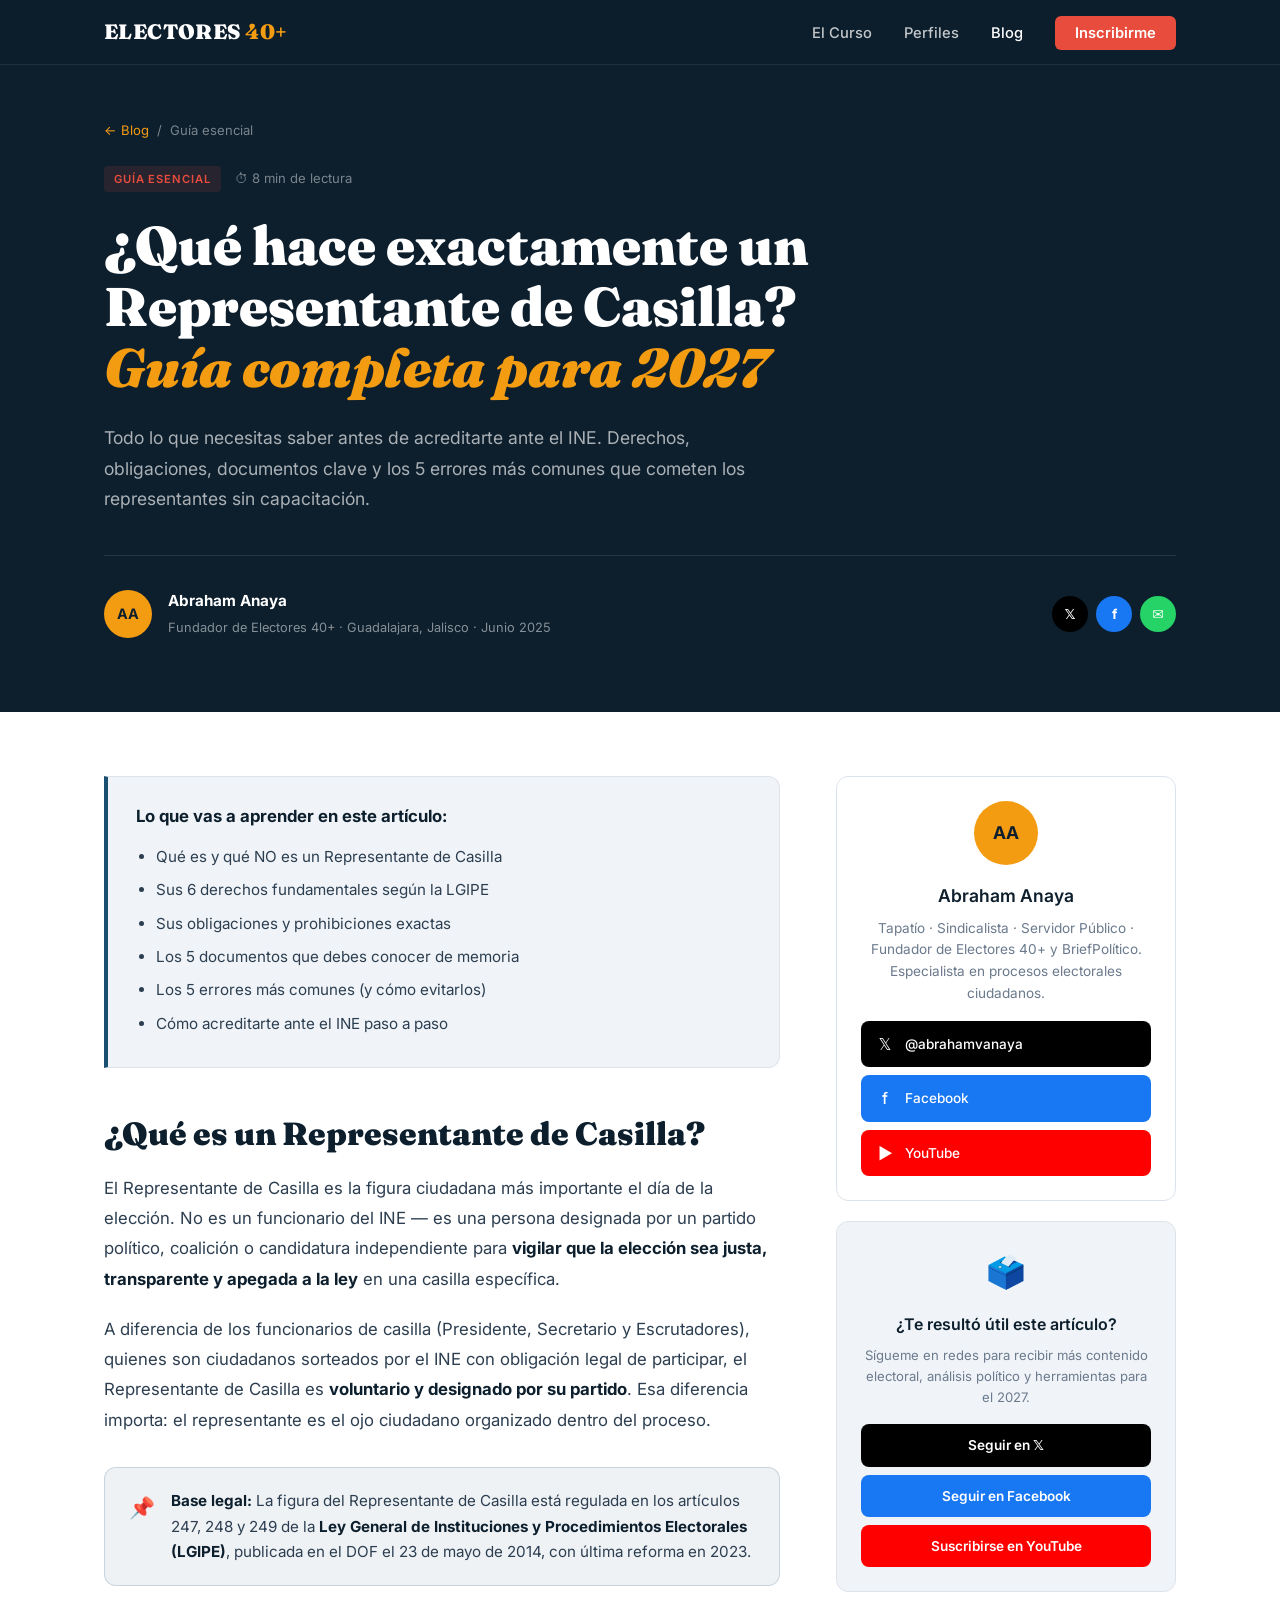
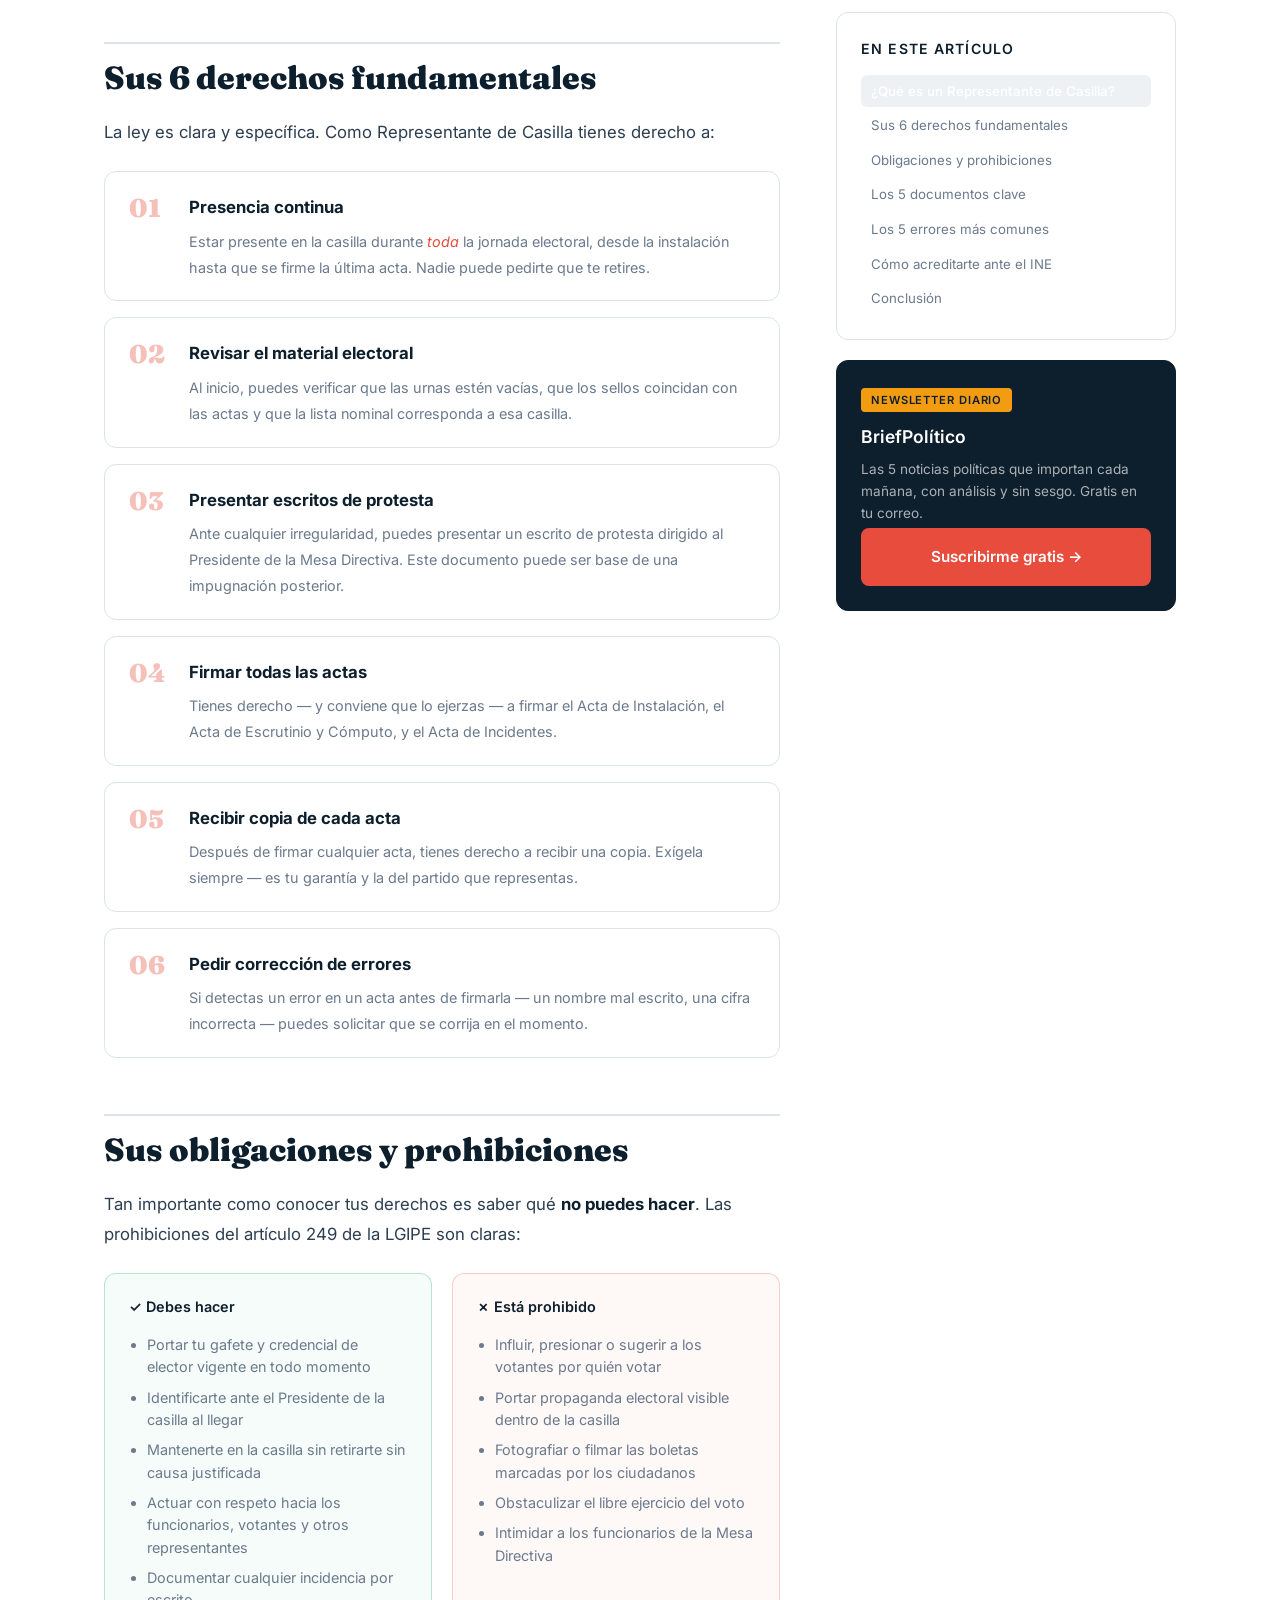
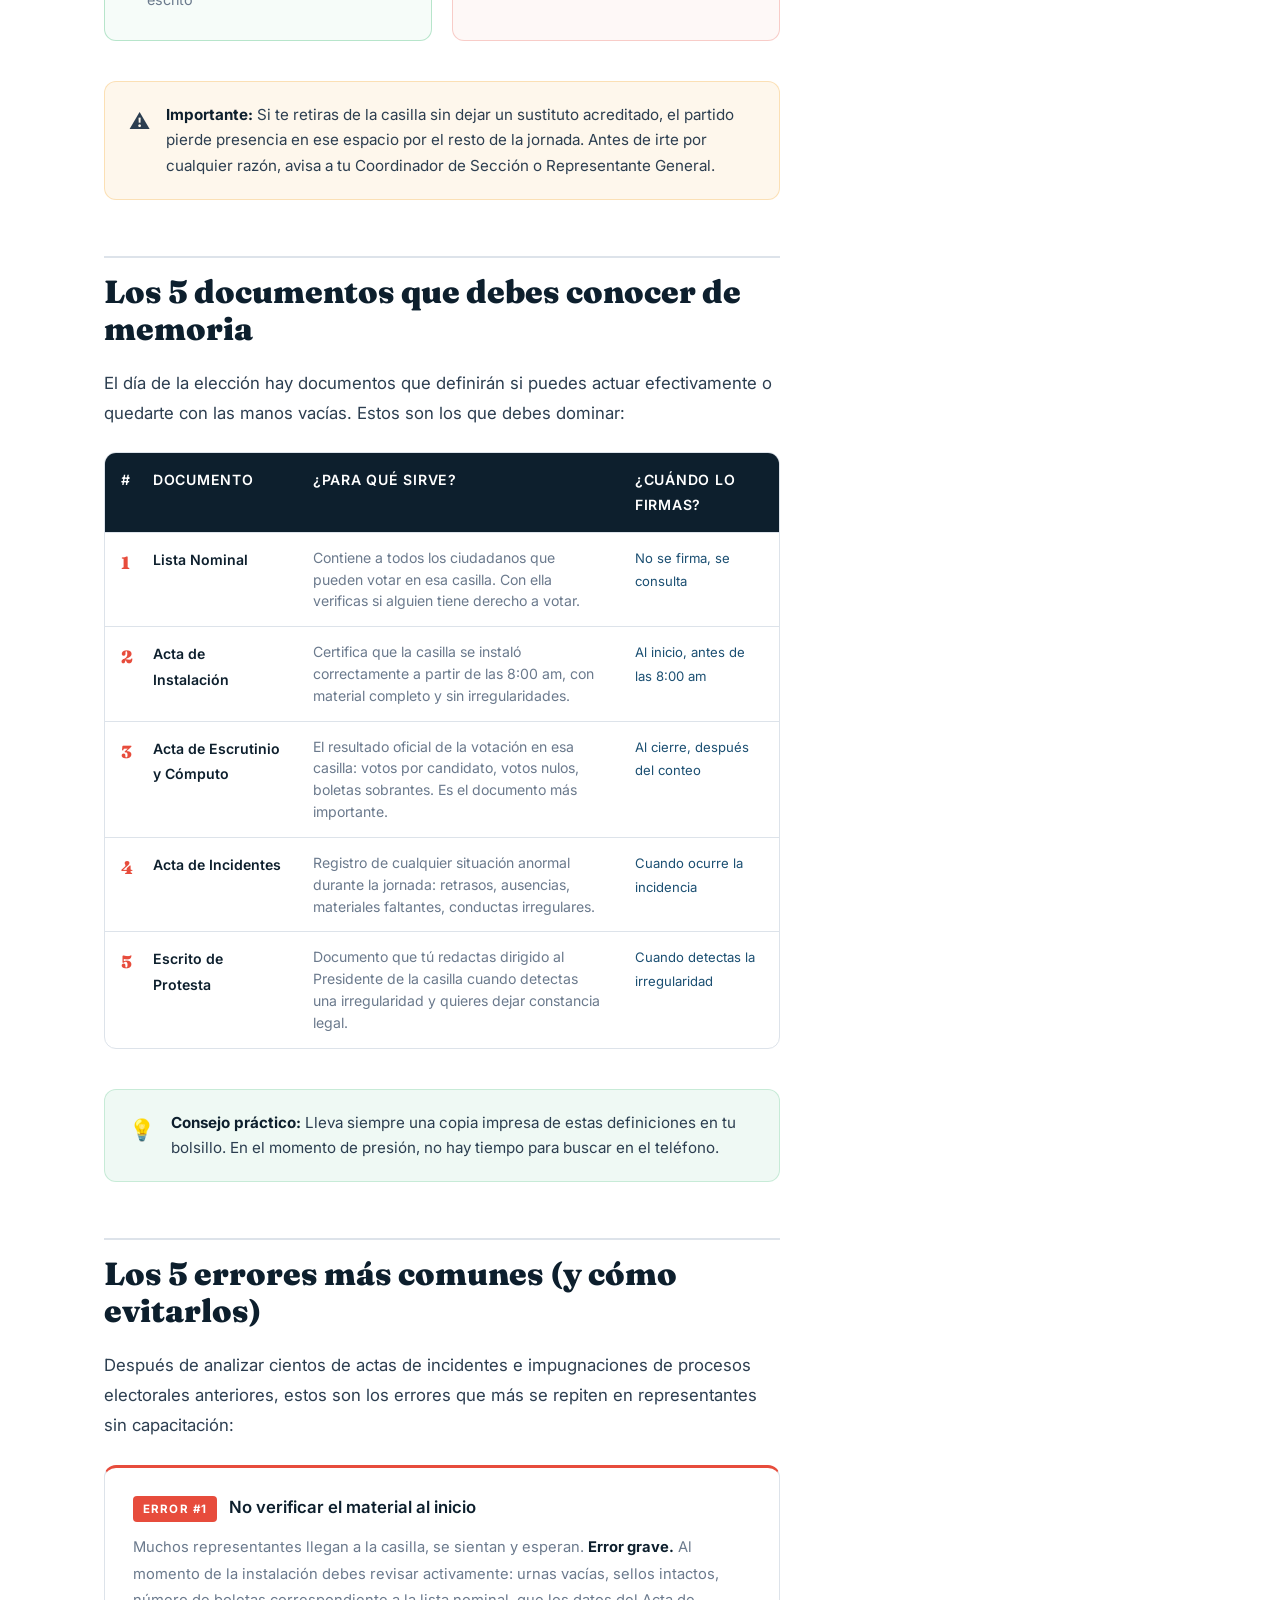
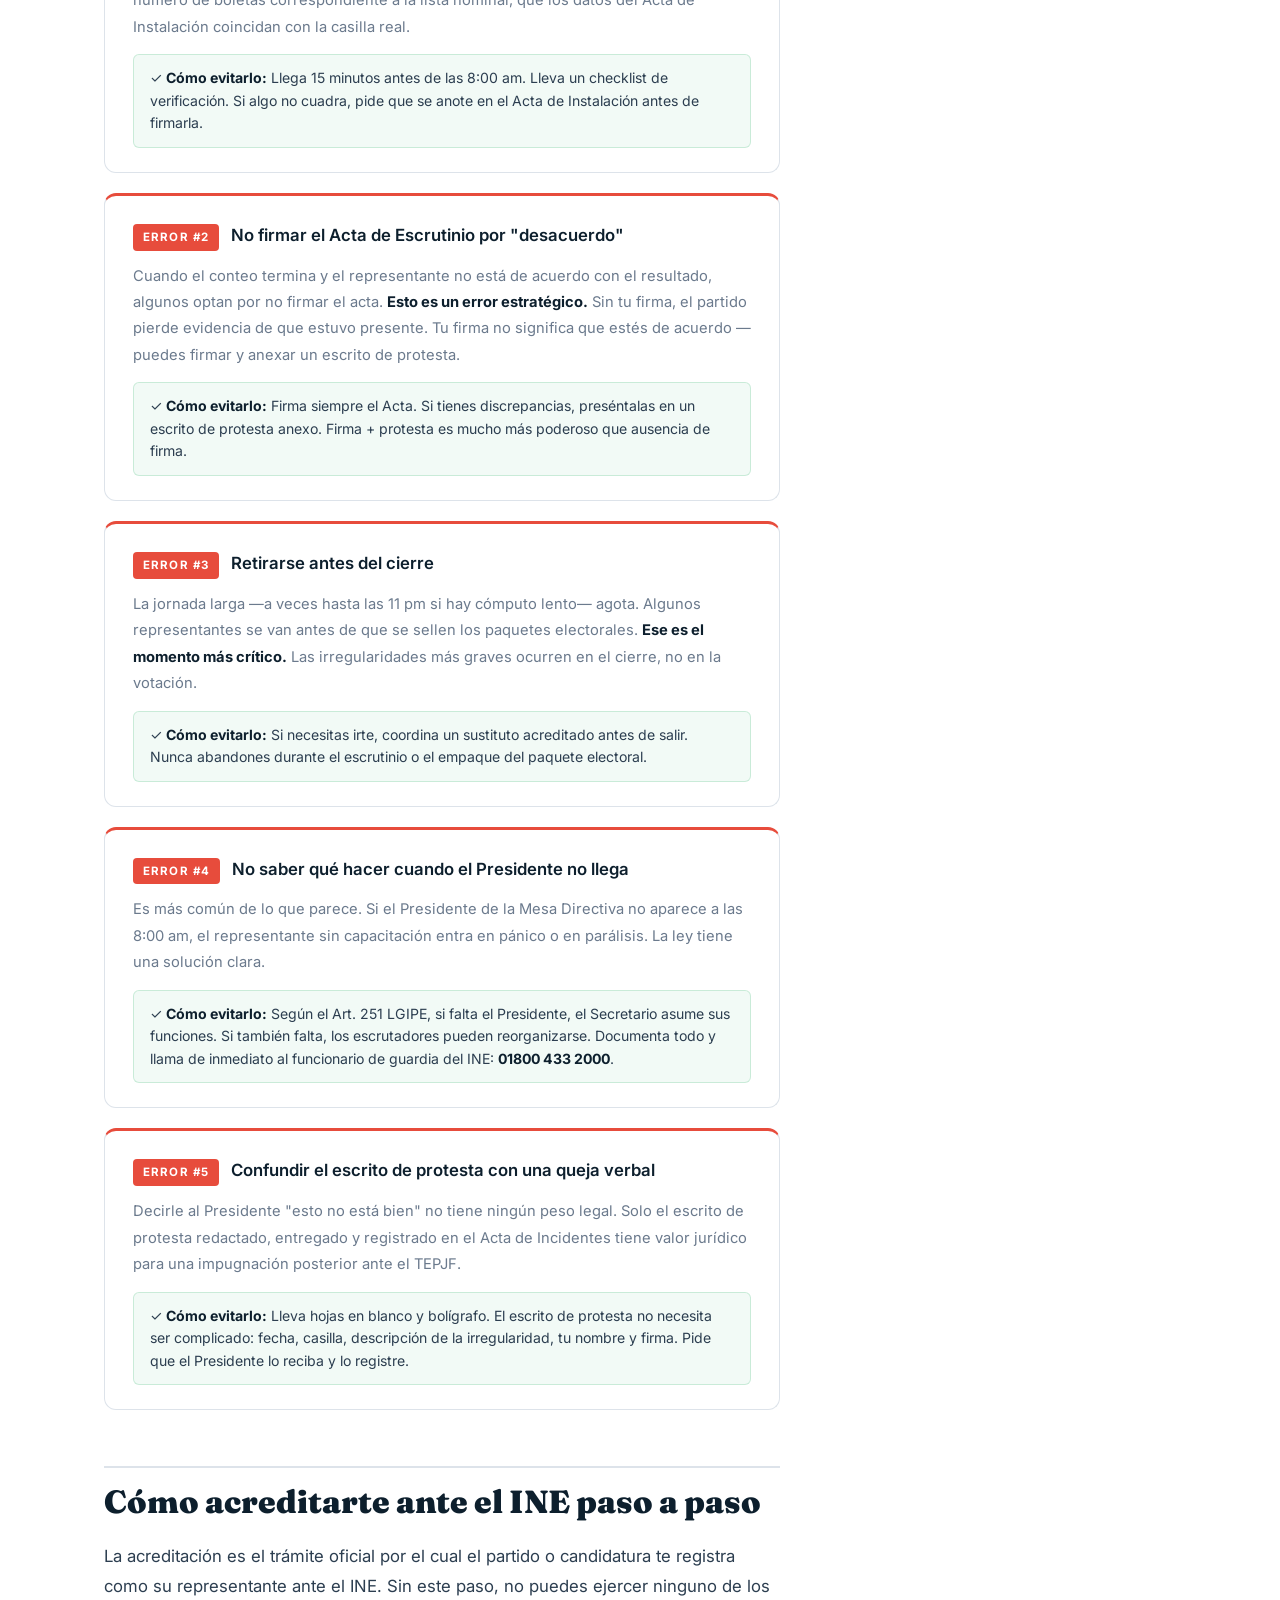
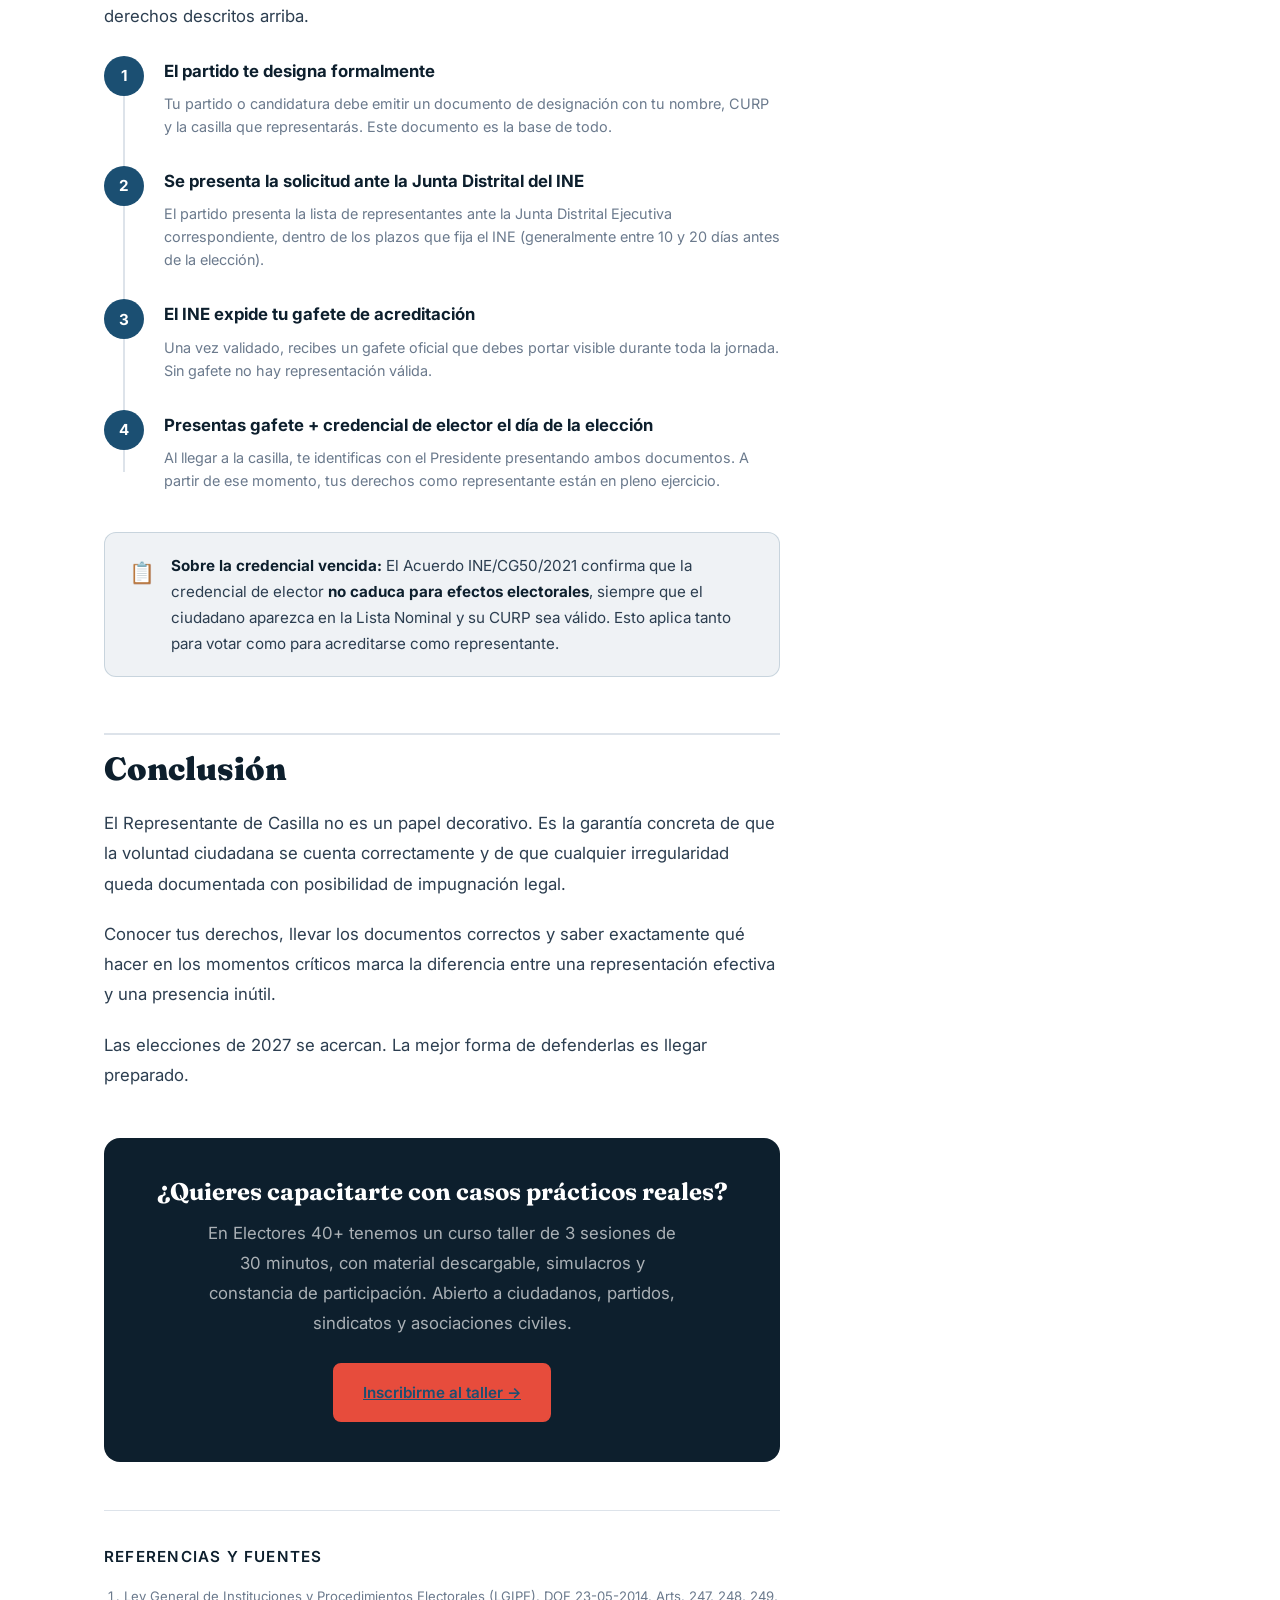
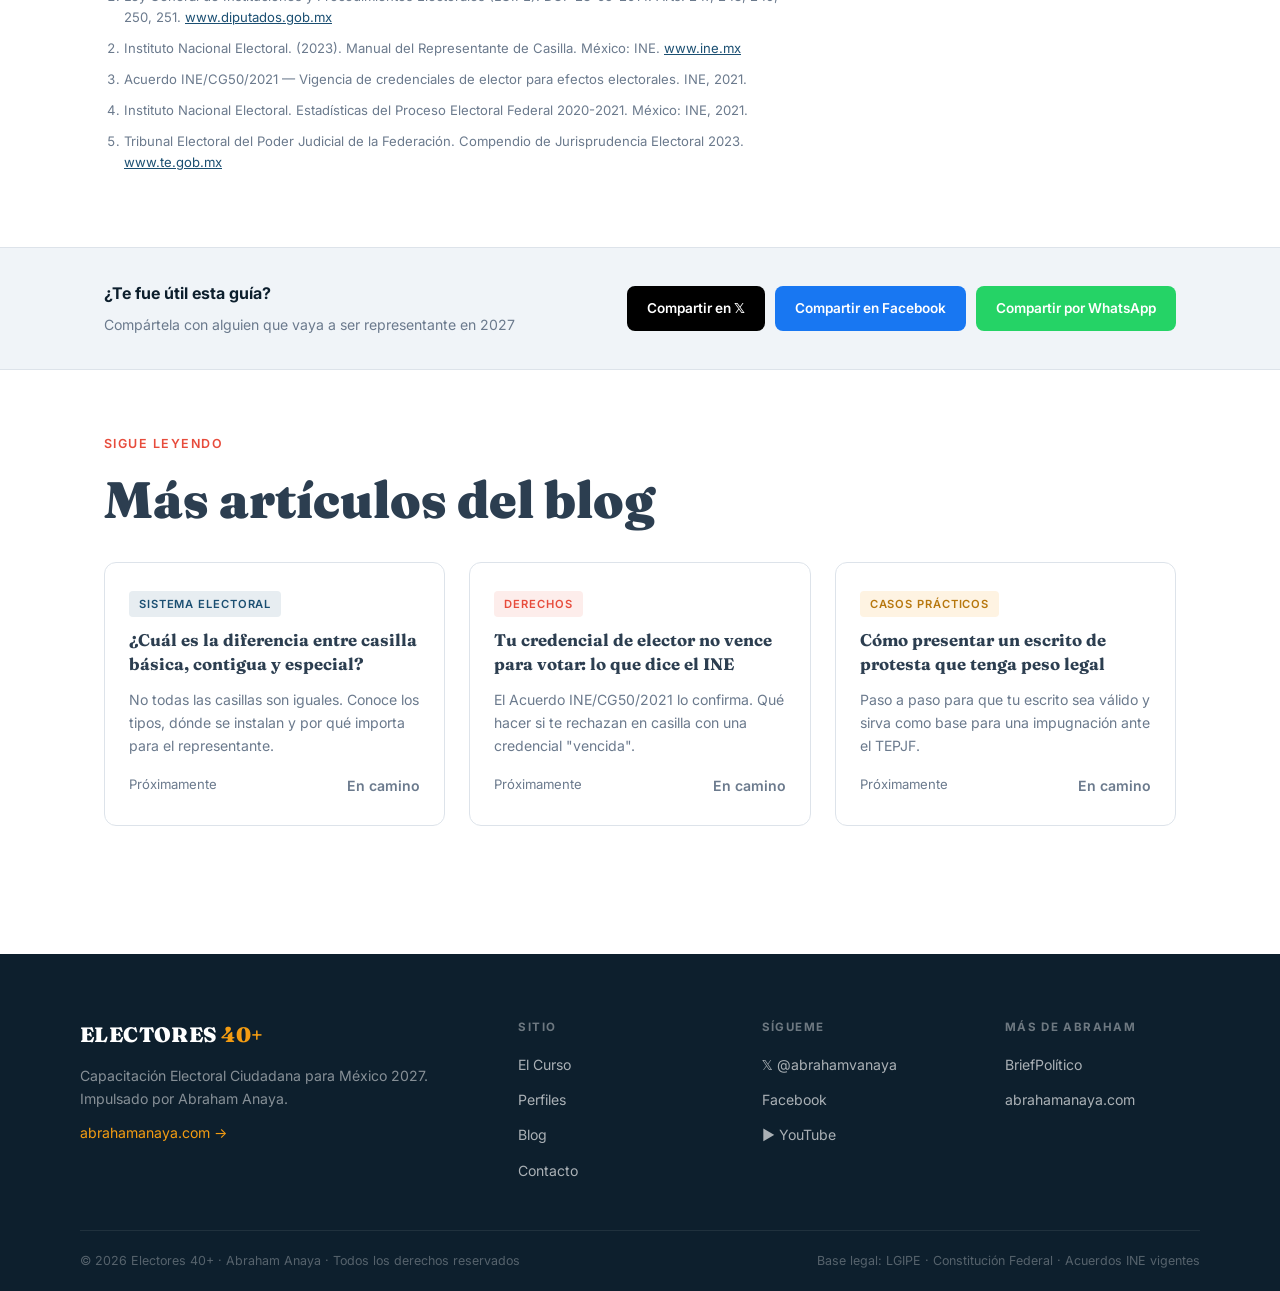
<file: post.html>
<!DOCTYPE html>
<html lang="es">
<head>
  <meta charset="UTF-8" />
  <meta name="viewport" content="width=device-width, initial-scale=1.0" />
  <title>¿Qué hace exactamente un Representante de Casilla? Guía completa 2027 | Electores 40+</title>
  <meta name="description" content="Todo lo que necesitas saber antes de acreditarte ante el INE. Derechos, obligaciones, documentos clave y los 5 errores más comunes. Por Abraham Anaya." />
  <meta property="og:title" content="¿Qué hace exactamente un Representante de Casilla? Guía completa 2027" />
  <meta property="og:description" content="Derechos, obligaciones, documentos clave y los 5 errores más comunes que cometen los representantes sin capacitación." />
  <meta property="og:type" content="article" />
  <meta property="og:url" content="https://electores.abrahamanaya.com/post.html" />
  <meta name="twitter:card" content="summary_large_image" />
  <meta name="twitter:creator" content="@abrahamvanaya" />
  <link rel="preconnect" href="https://fonts.googleapis.com" />
  <link href="https://fonts.googleapis.com/css2?family=Fraunces:ital,wght@0,700;0,900;1,700&family=Inter:wght@400;500;600&display=swap" rel="stylesheet" />
  <link rel="stylesheet" href="css/style.css" />
  <link rel="stylesheet" href="css/blog.css" />
  <link rel="stylesheet" href="css/post.css" />
<!-- Google Analytics 4 — Electores 40+ -->
<script async src="https://www.googletagmanager.com/gtag/js?id=G-927KRC418S"></script>
<script>
  window.dataLayer = window.dataLayer || [];
  function gtag(){dataLayer.push(arguments);}
  gtag('js', new Date());
  gtag('config', 'G-927KRC418S');
</script>
</head>
<body>

  <nav class="nav">
    <div class="nav-inner">
      <a href="index.html" class="nav-logo">ELECTORES <span>40+</span></a>
      <button class="nav-toggle" aria-label="Menú" onclick="toggleMenu()">☰</button>
      <ul class="nav-links" id="navLinks">
        <li><a href="index.html#curso">El Curso</a></li>
        <li><a href="index.html#perfiles">Perfiles</a></li>
        <li><a href="blog.html" class="active">Blog</a></li>
        <li><a href="index.html#contacto" class="nav-cta">Inscribirme</a></li>
      </ul>
    </div>
  </nav>

  <!-- PROGRESO DE LECTURA -->
  <div class="reading-progress" id="readingProgress"></div>

  <main>
    <!-- HERO DEL POST -->
    <header class="post-hero">
      <div class="container">
        <div class="post-breadcrumb">
          <a href="blog.html">← Blog</a>
          <span>/</span>
          <span>Guía esencial</span>
        </div>
        <div class="post-meta-top">
          <span class="post-cat-pill" style="background:rgba(231,76,60,.12);color:#E74C3C;">Guía esencial</span>
          <span class="post-read-time">⏱ 8 min de lectura</span>
        </div>
        <h1 class="post-title">
          ¿Qué hace exactamente un<br/>
          Representante de Casilla?<br/>
          <em>Guía completa para 2027</em>
        </h1>
        <p class="post-subtitle">
          Todo lo que necesitas saber antes de acreditarte ante el INE. Derechos, obligaciones, documentos clave y los 5 errores más comunes que cometen los representantes sin capacitación.
        </p>
        <div class="post-author-row">
          <div class="author-avatar">AA</div>
          <div class="author-info">
            <strong>Abraham Anaya</strong>
            <span>Fundador de Electores 40+ · Guadalajara, Jalisco · Junio 2025</span>
          </div>
          <div class="post-share">
            <a href="https://x.com/intent/tweet?text=¿Qué hace exactamente un Representante de Casilla? Guía completa 2027 por @abrahamvanaya&url=https://electores.abrahamanaya.com/post.html" target="_blank" class="share-btn share-x" aria-label="Compartir en X">𝕏</a>
            <a href="https://www.facebook.com/sharer/sharer.php?u=https://electores.abrahamanaya.com/post.html" target="_blank" class="share-btn share-fb" aria-label="Compartir en Facebook">f</a>
            <a href="https://wa.me/?text=¿Qué hace exactamente un Representante de Casilla? Guía completa 2027 — por Abraham Anaya: https://electores.abrahamanaya.com/post.html" target="_blank" class="share-btn share-wa" aria-label="Compartir en WhatsApp">✉</a>
          </div>
        </div>
      </div>
    </header>

    <!-- CONTENIDO PRINCIPAL -->
    <div class="post-layout">
      <div class="container">
        <div class="post-grid">

          <!-- ARTÍCULO -->
          <article class="post-content">

            <div class="post-intro-box">
              <strong>Lo que vas a aprender en este artículo:</strong>
              <ul>
                <li>Qué es y qué NO es un Representante de Casilla</li>
                <li>Sus 6 derechos fundamentales según la LGIPE</li>
                <li>Sus obligaciones y prohibiciones exactas</li>
                <li>Los 5 documentos que debes conocer de memoria</li>
                <li>Los 5 errores más comunes (y cómo evitarlos)</li>
                <li>Cómo acreditarte ante el INE paso a paso</li>
              </ul>
            </div>

            <h2>¿Qué es un Representante de Casilla?</h2>

            <p>El Representante de Casilla es la figura ciudadana más importante el día de la elección. No es un funcionario del INE — es una persona designada por un partido político, coalición o candidatura independiente para <strong>vigilar que la elección sea justa, transparente y apegada a la ley</strong> en una casilla específica.</p>

            <p>A diferencia de los funcionarios de casilla (Presidente, Secretario y Escrutadores), quienes son ciudadanos sorteados por el INE con obligación legal de participar, el Representante de Casilla es <strong>voluntario y designado por su partido</strong>. Esa diferencia importa: el representante es el ojo ciudadano organizado dentro del proceso.</p>

            <div class="post-callout callout-info">
              <div class="callout-icon">📌</div>
              <div>
                <strong>Base legal:</strong> La figura del Representante de Casilla está regulada en los artículos 247, 248 y 249 de la <strong>Ley General de Instituciones y Procedimientos Electorales (LGIPE)</strong>, publicada en el DOF el 23 de mayo de 2014, con última reforma en 2023.
              </div>
            </div>

            <h2>Sus 6 derechos fundamentales</h2>

            <p>La ley es clara y específica. Como Representante de Casilla tienes derecho a:</p>

            <div class="rights-grid">
              <div class="right-item">
                <div class="right-num">01</div>
                <div>
                  <strong>Presencia continua</strong>
                  <p>Estar presente en la casilla durante <em>toda</em> la jornada electoral, desde la instalación hasta que se firme la última acta. Nadie puede pedirte que te retires.</p>
                </div>
              </div>
              <div class="right-item">
                <div class="right-num">02</div>
                <div>
                  <strong>Revisar el material electoral</strong>
                  <p>Al inicio, puedes verificar que las urnas estén vacías, que los sellos coincidan con las actas y que la lista nominal corresponda a esa casilla.</p>
                </div>
              </div>
              <div class="right-item">
                <div class="right-num">03</div>
                <div>
                  <strong>Presentar escritos de protesta</strong>
                  <p>Ante cualquier irregularidad, puedes presentar un escrito de protesta dirigido al Presidente de la Mesa Directiva. Este documento puede ser base de una impugnación posterior.</p>
                </div>
              </div>
              <div class="right-item">
                <div class="right-num">04</div>
                <div>
                  <strong>Firmar todas las actas</strong>
                  <p>Tienes derecho — y conviene que lo ejerzas — a firmar el Acta de Instalación, el Acta de Escrutinio y Cómputo, y el Acta de Incidentes.</p>
                </div>
              </div>
              <div class="right-item">
                <div class="right-num">05</div>
                <div>
                  <strong>Recibir copia de cada acta</strong>
                  <p>Después de firmar cualquier acta, tienes derecho a recibir una copia. Exígela siempre — es tu garantía y la del partido que representas.</p>
                </div>
              </div>
              <div class="right-item">
                <div class="right-num">06</div>
                <div>
                  <strong>Pedir corrección de errores</strong>
                  <p>Si detectas un error en un acta antes de firmarla — un nombre mal escrito, una cifra incorrecta — puedes solicitar que se corrija en el momento.</p>
                </div>
              </div>
            </div>

            <h2>Sus obligaciones y prohibiciones</h2>

            <p>Tan importante como conocer tus derechos es saber qué <strong>no puedes hacer</strong>. Las prohibiciones del artículo 249 de la LGIPE son claras:</p>

            <div class="two-col-list">
              <div class="col-list col-list-ok">
                <div class="col-list-header">✓ Debes hacer</div>
                <ul>
                  <li>Portar tu gafete y credencial de elector vigente en todo momento</li>
                  <li>Identificarte ante el Presidente de la casilla al llegar</li>
                  <li>Mantenerte en la casilla sin retirarte sin causa justificada</li>
                  <li>Actuar con respeto hacia los funcionarios, votantes y otros representantes</li>
                  <li>Documentar cualquier incidencia por escrito</li>
                </ul>
              </div>
              <div class="col-list col-list-no">
                <div class="col-list-header">✗ Está prohibido</div>
                <ul>
                  <li>Influir, presionar o sugerir a los votantes por quién votar</li>
                  <li>Portar propaganda electoral visible dentro de la casilla</li>
                  <li>Fotografiar o filmar las boletas marcadas por los ciudadanos</li>
                  <li>Obstaculizar el libre ejercicio del voto</li>
                  <li>Intimidar a los funcionarios de la Mesa Directiva</li>
                </ul>
              </div>
            </div>

            <div class="post-callout callout-warning">
              <div class="callout-icon">⚠️</div>
              <div>
                <strong>Importante:</strong> Si te retiras de la casilla sin dejar un sustituto acreditado, el partido pierde presencia en ese espacio por el resto de la jornada. Antes de irte por cualquier razón, avisa a tu Coordinador de Sección o Representante General.
              </div>
            </div>

            <h2>Los 5 documentos que debes conocer de memoria</h2>

            <p>El día de la elección hay documentos que definirán si puedes actuar efectivamente o quedarte con las manos vacías. Estos son los que debes dominar:</p>

            <div class="docs-table">
              <div class="doc-row doc-header">
                <span>#</span>
                <span>Documento</span>
                <span>¿Para qué sirve?</span>
                <span>¿Cuándo lo firmas?</span>
              </div>
              <div class="doc-row">
                <span class="doc-num">1</span>
                <span class="doc-name">Lista Nominal</span>
                <span>Contiene a todos los ciudadanos que pueden votar en esa casilla. Con ella verificas si alguien tiene derecho a votar.</span>
                <span>No se firma, se consulta</span>
              </div>
              <div class="doc-row">
                <span class="doc-num">2</span>
                <span class="doc-name">Acta de Instalación</span>
                <span>Certifica que la casilla se instaló correctamente a partir de las 8:00 am, con material completo y sin irregularidades.</span>
                <span>Al inicio, antes de las 8:00 am</span>
              </div>
              <div class="doc-row">
                <span class="doc-num">3</span>
                <span class="doc-name">Acta de Escrutinio y Cómputo</span>
                <span>El resultado oficial de la votación en esa casilla: votos por candidato, votos nulos, boletas sobrantes. Es el documento más importante.</span>
                <span>Al cierre, después del conteo</span>
              </div>
              <div class="doc-row">
                <span class="doc-num">4</span>
                <span class="doc-name">Acta de Incidentes</span>
                <span>Registro de cualquier situación anormal durante la jornada: retrasos, ausencias, materiales faltantes, conductas irregulares.</span>
                <span>Cuando ocurre la incidencia</span>
              </div>
              <div class="doc-row">
                <span class="doc-num">5</span>
                <span class="doc-name">Escrito de Protesta</span>
                <span>Documento que tú redactas dirigido al Presidente de la casilla cuando detectas una irregularidad y quieres dejar constancia legal.</span>
                <span>Cuando detectas la irregularidad</span>
              </div>
            </div>

            <div class="post-callout callout-tip">
              <div class="callout-icon">💡</div>
              <div>
                <strong>Consejo práctico:</strong> Lleva siempre una copia impresa de estas definiciones en tu bolsillo. En el momento de presión, no hay tiempo para buscar en el teléfono.
              </div>
            </div>

            <h2>Los 5 errores más comunes (y cómo evitarlos)</h2>

            <p>Después de analizar cientos de actas de incidentes e impugnaciones de procesos electorales anteriores, estos son los errores que más se repiten en representantes sin capacitación:</p>

            <div class="errors-list">

              <div class="error-item">
                <div class="error-header">
                  <div class="error-num">Error #1</div>
                  <div class="error-title">No verificar el material al inicio</div>
                </div>
                <p>Muchos representantes llegan a la casilla, se sientan y esperan. <strong>Error grave.</strong> Al momento de la instalación debes revisar activamente: urnas vacías, sellos intactos, número de boletas correspondiente a la lista nominal, que los datos del Acta de Instalación coincidan con la casilla real.</p>
                <div class="error-fix">✓ <strong>Cómo evitarlo:</strong> Llega 15 minutos antes de las 8:00 am. Lleva un checklist de verificación. Si algo no cuadra, pide que se anote en el Acta de Instalación antes de firmarla.</div>
              </div>

              <div class="error-item">
                <div class="error-header">
                  <div class="error-num">Error #2</div>
                  <div class="error-title">No firmar el Acta de Escrutinio por "desacuerdo"</div>
                </div>
                <p>Cuando el conteo termina y el representante no está de acuerdo con el resultado, algunos optan por no firmar el acta. <strong>Esto es un error estratégico.</strong> Sin tu firma, el partido pierde evidencia de que estuvo presente. Tu firma no significa que estés de acuerdo — puedes firmar y anexar un escrito de protesta.</p>
                <div class="error-fix">✓ <strong>Cómo evitarlo:</strong> Firma siempre el Acta. Si tienes discrepancias, preséntalas en un escrito de protesta anexo. Firma + protesta es mucho más poderoso que ausencia de firma.</div>
              </div>

              <div class="error-item">
                <div class="error-header">
                  <div class="error-num">Error #3</div>
                  <div class="error-title">Retirarse antes del cierre</div>
                </div>
                <p>La jornada larga —a veces hasta las 11 pm si hay cómputo lento— agota. Algunos representantes se van antes de que se sellen los paquetes electorales. <strong>Ese es el momento más crítico.</strong> Las irregularidades más graves ocurren en el cierre, no en la votación.</p>
                <div class="error-fix">✓ <strong>Cómo evitarlo:</strong> Si necesitas irte, coordina un sustituto acreditado antes de salir. Nunca abandones durante el escrutinio o el empaque del paquete electoral.</div>
              </div>

              <div class="error-item">
                <div class="error-header">
                  <div class="error-num">Error #4</div>
                  <div class="error-title">No saber qué hacer cuando el Presidente no llega</div>
                </div>
                <p>Es más común de lo que parece. Si el Presidente de la Mesa Directiva no aparece a las 8:00 am, el representante sin capacitación entra en pánico o en parálisis. La ley tiene una solución clara.</p>
                <div class="error-fix">✓ <strong>Cómo evitarlo:</strong> Según el Art. 251 LGIPE, si falta el Presidente, el Secretario asume sus funciones. Si también falta, los escrutadores pueden reorganizarse. Documenta todo y llama de inmediato al funcionario de guardia del INE: <strong>01800 433 2000</strong>.</div>
              </div>

              <div class="error-item">
                <div class="error-header">
                  <div class="error-num">Error #5</div>
                  <div class="error-title">Confundir el escrito de protesta con una queja verbal</div>
                </div>
                <p>Decirle al Presidente "esto no está bien" no tiene ningún peso legal. Solo el escrito de protesta redactado, entregado y registrado en el Acta de Incidentes tiene valor jurídico para una impugnación posterior ante el TEPJF.</p>
                <div class="error-fix">✓ <strong>Cómo evitarlo:</strong> Lleva hojas en blanco y bolígrafo. El escrito de protesta no necesita ser complicado: fecha, casilla, descripción de la irregularidad, tu nombre y firma. Pide que el Presidente lo reciba y lo registre.</div>
              </div>

            </div>

            <h2>Cómo acreditarte ante el INE paso a paso</h2>

            <p>La acreditación es el trámite oficial por el cual el partido o candidatura te registra como su representante ante el INE. Sin este paso, no puedes ejercer ninguno de los derechos descritos arriba.</p>

            <div class="steps-list">
              <div class="step-item">
                <div class="step-circle">1</div>
                <div>
                  <strong>El partido te designa formalmente</strong>
                  <p>Tu partido o candidatura debe emitir un documento de designación con tu nombre, CURP y la casilla que representarás. Este documento es la base de todo.</p>
                </div>
              </div>
              <div class="step-item">
                <div class="step-circle">2</div>
                <div>
                  <strong>Se presenta la solicitud ante la Junta Distrital del INE</strong>
                  <p>El partido presenta la lista de representantes ante la Junta Distrital Ejecutiva correspondiente, dentro de los plazos que fija el INE (generalmente entre 10 y 20 días antes de la elección).</p>
                </div>
              </div>
              <div class="step-item">
                <div class="step-circle">3</div>
                <div>
                  <strong>El INE expide tu gafete de acreditación</strong>
                  <p>Una vez validado, recibes un gafete oficial que debes portar visible durante toda la jornada. Sin gafete no hay representación válida.</p>
                </div>
              </div>
              <div class="step-item">
                <div class="step-circle">4</div>
                <div>
                  <strong>Presentas gafete + credencial de elector el día de la elección</strong>
                  <p>Al llegar a la casilla, te identificas con el Presidente presentando ambos documentos. A partir de ese momento, tus derechos como representante están en pleno ejercicio.</p>
                </div>
              </div>
            </div>

            <div class="post-callout callout-info">
              <div class="callout-icon">📋</div>
              <div>
                <strong>Sobre la credencial vencida:</strong> El Acuerdo INE/CG50/2021 confirma que la credencial de elector <strong>no caduca para efectos electorales</strong>, siempre que el ciudadano aparezca en la Lista Nominal y su CURP sea válido. Esto aplica tanto para votar como para acreditarse como representante.
              </div>
            </div>

            <h2>Conclusión</h2>

            <p>El Representante de Casilla no es un papel decorativo. Es la garantía concreta de que la voluntad ciudadana se cuenta correctamente y de que cualquier irregularidad queda documentada con posibilidad de impugnación legal.</p>

            <p>Conocer tus derechos, llevar los documentos correctos y saber exactamente qué hacer en los momentos críticos marca la diferencia entre una representación efectiva y una presencia inútil.</p>

            <p>Las elecciones de 2027 se acercan. La mejor forma de defenderlas es llegar preparado.</p>

            <div class="post-cta-box">
              <h3>¿Quieres capacitarte con casos prácticos reales?</h3>
              <p>En Electores 40+ tenemos un curso taller de 3 sesiones de 30 minutos, con material descargable, simulacros y constancia de participación. Abierto a ciudadanos, partidos, sindicatos y asociaciones civiles.</p>
              <a href="index.html#contacto" class="btn btn-primary">Inscribirme al taller →</a>
            </div>

            <!-- REFERENCIAS -->
            <div class="post-references">
              <h4>Referencias y fuentes</h4>
              <ol>
                <li>Ley General de Instituciones y Procedimientos Electorales (LGIPE). DOF 23-05-2014. Arts. 247, 248, 249, 250, 251. <a href="https://www.diputados.gob.mx/LeyesBiblio/pdf/LGIPE.pdf" target="_blank">www.diputados.gob.mx</a></li>
                <li>Instituto Nacional Electoral. (2023). Manual del Representante de Casilla. México: INE. <a href="https://www.ine.mx" target="_blank">www.ine.mx</a></li>
                <li>Acuerdo INE/CG50/2021 — Vigencia de credenciales de elector para efectos electorales. INE, 2021.</li>
                <li>Instituto Nacional Electoral. Estadísticas del Proceso Electoral Federal 2020-2021. México: INE, 2021.</li>
                <li>Tribunal Electoral del Poder Judicial de la Federación. Compendio de Jurisprudencia Electoral 2023. <a href="https://www.te.gob.mx" target="_blank">www.te.gob.mx</a></li>
              </ol>
            </div>

          </article>

          <!-- SIDEBAR -->
          <aside class="post-sidebar">

            <!-- AUTOR -->
            <div class="sidebar-card author-card">
              <div class="author-big-avatar">AA</div>
              <h4>Abraham Anaya</h4>
              <p>Tapatío · Sindicalista · Servidor Público · Fundador de Electores 40+ y BriefPolítico. Especialista en procesos electorales ciudadanos.</p>
              <div class="author-social">
                <a href="https://x.com/abrahamvanaya" target="_blank" class="social-link social-x">
                  <span>𝕏</span> @abrahamvanaya
                </a>
                <a href="https://www.facebook.com/profile.php?id=61590802151395" target="_blank" class="social-link social-fb">
                  <span>f</span> Facebook
                </a>
                <a href="https://www.youtube.com/@abrahamvanaya" target="_blank" class="social-link social-yt">
                  <span>▶</span> YouTube
                </a>
              </div>
            </div>

            <!-- SEGUIR -->
            <div class="sidebar-card follow-card">
              <div class="follow-icon">🗳️</div>
              <h4>¿Te resultó útil este artículo?</h4>
              <p>Sígueme en redes para recibir más contenido electoral, análisis político y herramientas para el 2027.</p>
              <div class="follow-btns">
                <a href="https://x.com/abrahamvanaya" target="_blank" class="follow-btn follow-btn-x">Seguir en 𝕏</a>
                <a href="https://www.facebook.com/profile.php?id=61590802151395" target="_blank" class="follow-btn follow-btn-fb">Seguir en Facebook</a>
                <a href="https://www.youtube.com/@abrahamvanaya" target="_blank" class="follow-btn follow-btn-yt">Suscribirse en YouTube</a>
              </div>
            </div>

            <!-- TABLA DE CONTENIDO -->
            <div class="sidebar-card toc-card">
              <h4>En este artículo</h4>
              <nav class="toc-nav">
                <a href="#" onclick="scrollToH2(0);return false;">¿Qué es un Representante de Casilla?</a>
                <a href="#" onclick="scrollToH2(1);return false;">Sus 6 derechos fundamentales</a>
                <a href="#" onclick="scrollToH2(2);return false;">Obligaciones y prohibiciones</a>
                <a href="#" onclick="scrollToH2(3);return false;">Los 5 documentos clave</a>
                <a href="#" onclick="scrollToH2(4);return false;">Los 5 errores más comunes</a>
                <a href="#" onclick="scrollToH2(5);return false;">Cómo acreditarte ante el INE</a>
                <a href="#" onclick="scrollToH2(6);return false;">Conclusión</a>
              </nav>
            </div>

            <!-- BRIEF POLÍTICO PROMO -->
            <div class="sidebar-card brief-card">
              <div class="brief-badge">Newsletter diario</div>
              <h4>BriefPolítico</h4>
              <p>Las 5 noticias políticas que importan cada mañana, con análisis y sin sesgo. Gratis en tu correo.</p>
              <a href="https://brief.abrahamanaya.mx" target="_blank" class="btn btn-primary" style="width:100%;text-align:center;justify-content:center;margin-top:4px;">Suscribirme gratis →</a>
            </div>

          </aside>

        </div>
      </div>
    </div>

    <!-- COMPARTIR FINAL -->
    <section class="post-share-section">
      <div class="container">
        <div class="share-final">
          <div class="share-final-text">
            <strong>¿Te fue útil esta guía?</strong>
            <span>Compártela con alguien que vaya a ser representante en 2027</span>
          </div>
          <div class="share-final-btns">
            <a href="https://x.com/intent/tweet?text=¿Qué hace exactamente un Representante de Casilla? Guía completa 2027 por @abrahamvanaya&url=https://electores.abrahamanaya.com/post.html" target="_blank" class="share-btn-lg share-x-lg">Compartir en 𝕏</a>
            <a href="https://www.facebook.com/sharer/sharer.php?u=https://electores.abrahamanaya.com/post.html" target="_blank" class="share-btn-lg share-fb-lg">Compartir en Facebook</a>
            <a href="https://wa.me/?text=¿Qué hace exactamente un Representante de Casilla? Guía completa 2027 — por Abraham Anaya: https://electores.abrahamanaya.com/post.html" target="_blank" class="share-btn-lg share-wa-lg">Compartir por WhatsApp</a>
          </div>
        </div>
      </div>
    </section>

    <!-- ARTÍCULOS RELACIONADOS -->
    <section class="section" style="padding:64px 0;">
      <div class="container">
        <div class="section-label">Sigue leyendo</div>
        <h2 style="margin-bottom:32px;">Más artículos del blog</h2>
        <div class="blog-grid" style="grid-template-columns:repeat(3,1fr);">
          <article class="post-card">
            <div class="post-cat-pill" style="background:rgba(27,79,114,.1);color:#1B4F72">Sistema electoral</div>
            <h3>¿Cuál es la diferencia entre casilla básica, contigua y especial?</h3>
            <p>No todas las casillas son iguales. Conoce los tipos, dónde se instalan y por qué importa para el representante.</p>
            <div class="post-footer"><span class="post-date">Próximamente</span><span class="post-soon">En camino</span></div>
          </article>
          <article class="post-card">
            <div class="post-cat-pill" style="background:rgba(231,76,60,.1);color:#E74C3C">Derechos</div>
            <h3>Tu credencial de elector no vence para votar: lo que dice el INE</h3>
            <p>El Acuerdo INE/CG50/2021 lo confirma. Qué hacer si te rechazan en casilla con una credencial "vencida".</p>
            <div class="post-footer"><span class="post-date">Próximamente</span><span class="post-soon">En camino</span></div>
          </article>
          <article class="post-card">
            <div class="post-cat-pill" style="background:rgba(243,156,18,.12);color:#B7770D">Casos prácticos</div>
            <h3>Cómo presentar un escrito de protesta que tenga peso legal</h3>
            <p>Paso a paso para que tu escrito sea válido y sirva como base para una impugnación ante el TEPJF.</p>
            <div class="post-footer"><span class="post-date">Próximamente</span><span class="post-soon">En camino</span></div>
          </article>
        </div>
      </div>
    </section>

  </main>

  <!-- FOOTER -->
  <footer class="footer">
    <div class="footer-inner">
      <div class="footer-brand">
        <span class="nav-logo">ELECTORES <span>40+</span></span>
        <p>Capacitación Electoral Ciudadana para México 2027.<br/>Impulsado por Abraham Anaya.</p>
        <a href="https://www.abrahamanaya.com" target="_blank">abrahamanaya.com →</a>
      </div>
      <div class="footer-links">
        <strong>Sitio</strong>
        <a href="index.html#curso">El Curso</a>
        <a href="index.html#perfiles">Perfiles</a>
        <a href="blog.html">Blog</a>
        <a href="index.html#contacto">Contacto</a>
      </div>
      <div class="footer-links">
        <strong>Sígueme</strong>
        <a href="https://x.com/abrahamvanaya" target="_blank">𝕏 @abrahamvanaya</a>
        <a href="https://www.facebook.com/profile.php?id=61590802151395" target="_blank">Facebook</a>
        <a href="https://www.youtube.com/@abrahamvanaya" target="_blank">▶ YouTube</a>
      </div>
      <div class="footer-links">
        <strong>Más de Abraham</strong>
        <a href="https://brief.abrahamanaya.mx" target="_blank">BriefPolítico</a>
        <a href="https://www.abrahamanaya.com" target="_blank">abrahamanaya.com</a>
      </div>
    </div>
    <div class="footer-bottom">
      <span>© <span id="footer-year">2026</span> Electores 40+ · Abraham Anaya · Todos los derechos reservados</span>
      <span>Base legal: LGIPE · Constitución Federal · Acuerdos INE vigentes</span>
    </div>
  </footer>

  <script src="js/main.js"></script>
  <script src="js/post.js"></script>
</body>
</html>
</file>
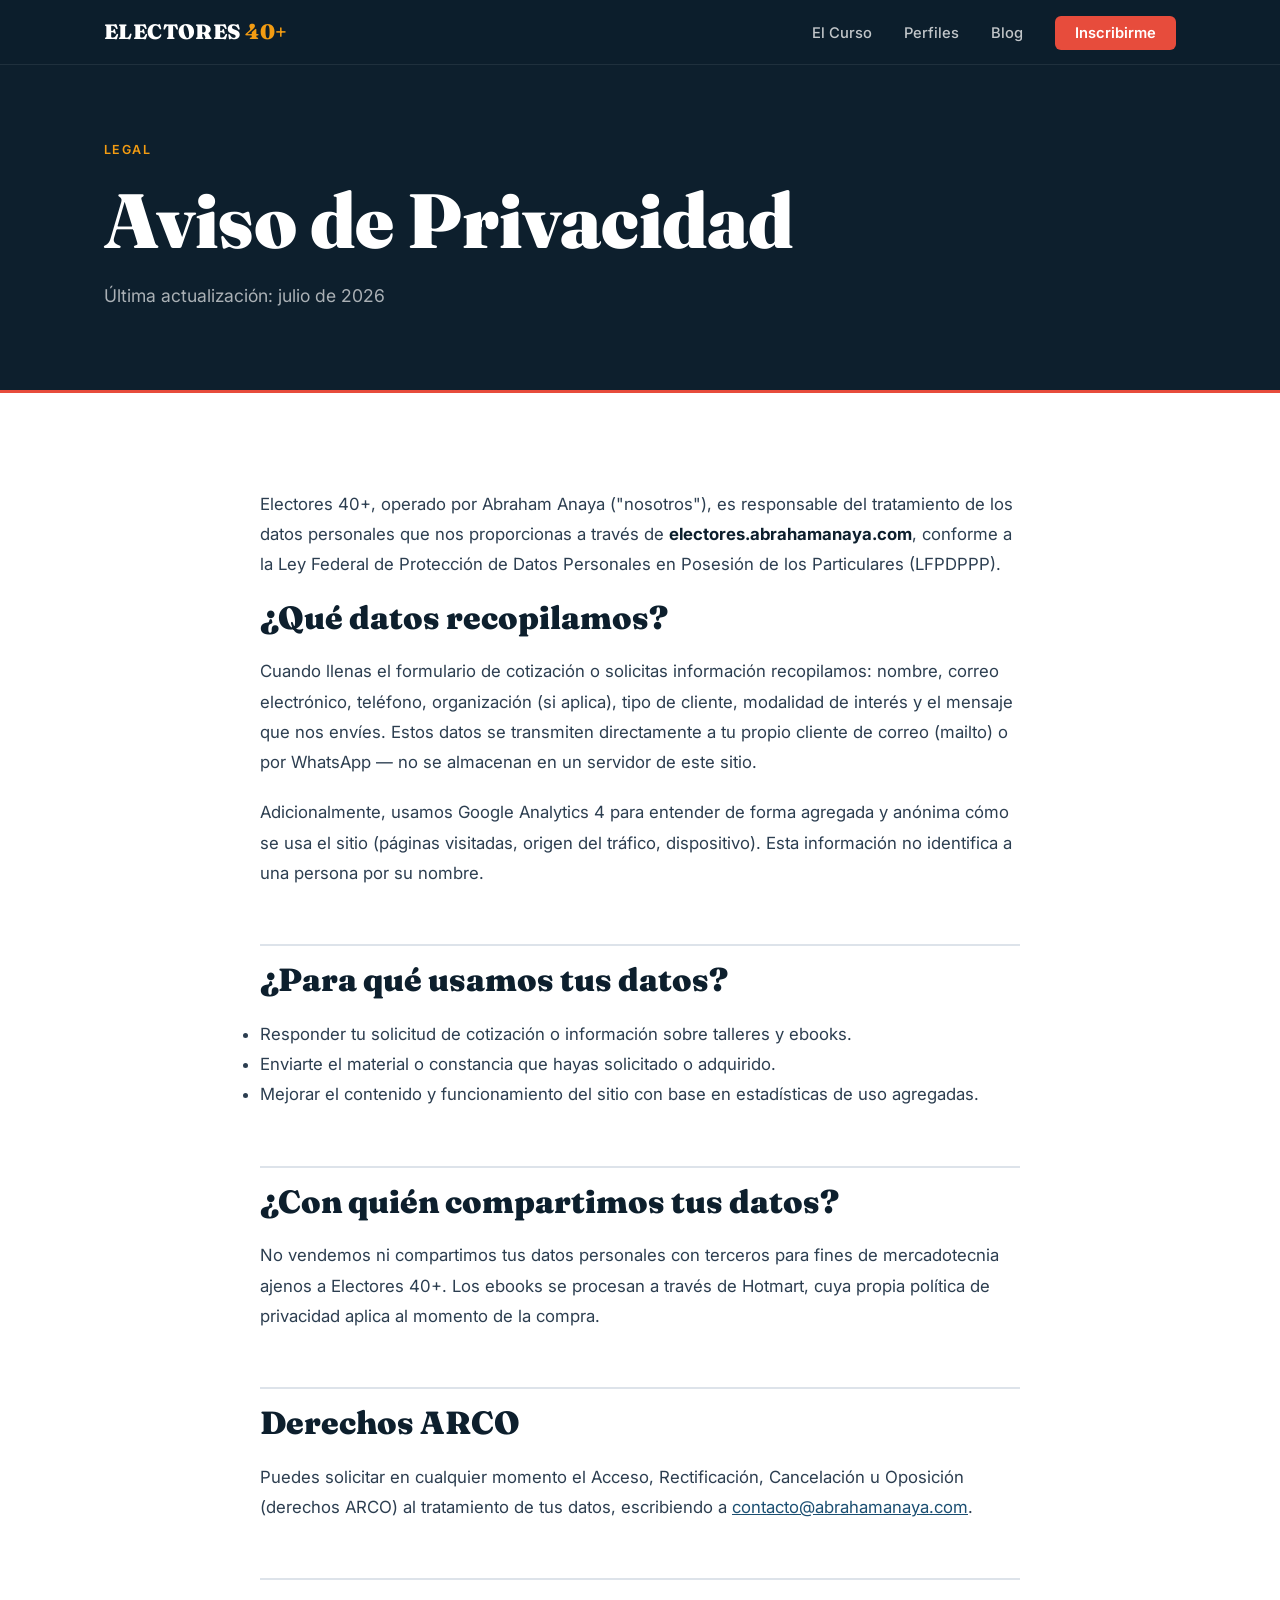
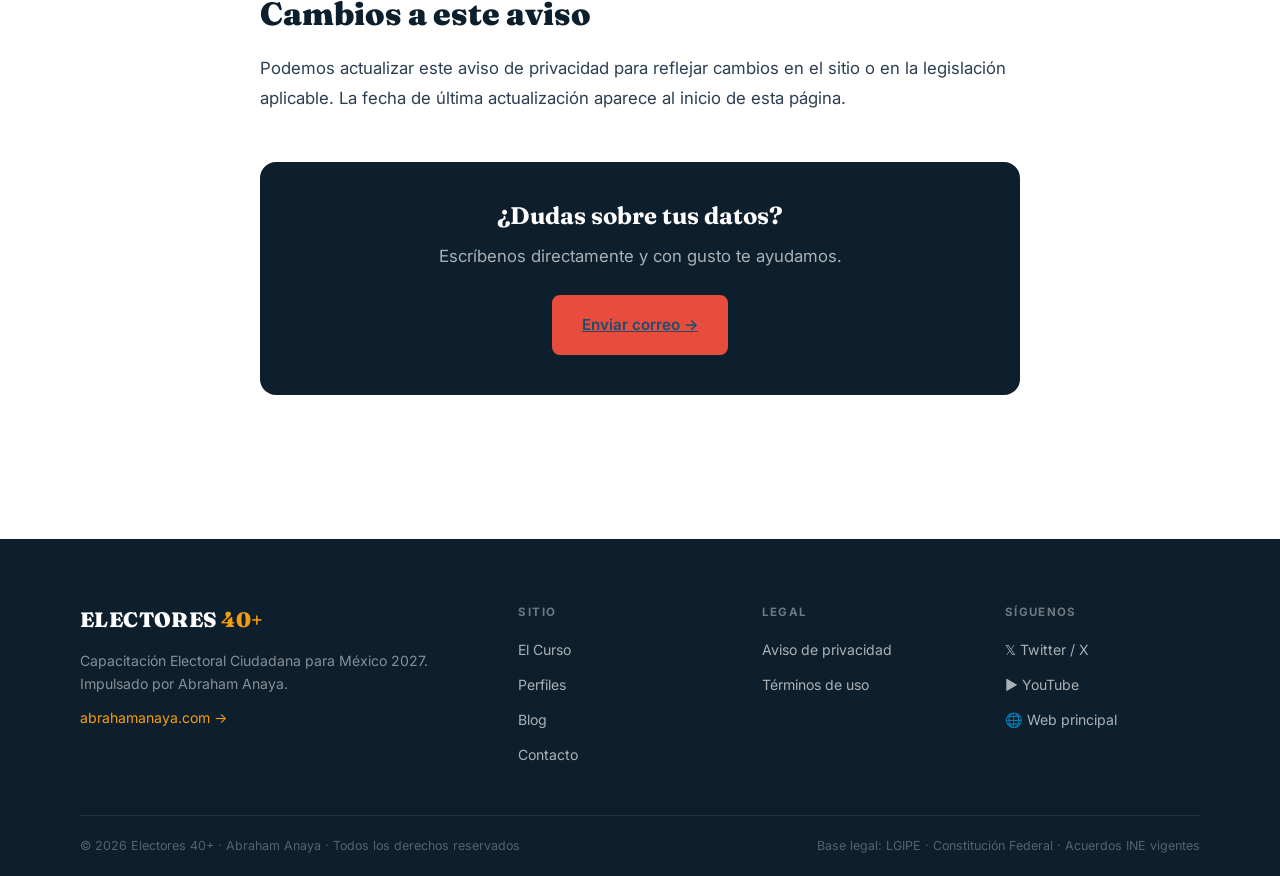
<file: privacidad.html>
<!DOCTYPE html>
<html lang="es">
<head>
  <meta charset="UTF-8" />
  <meta name="viewport" content="width=device-width, initial-scale=1.0" />
  <title>Aviso de Privacidad | Electores 40+</title>
  <meta name="description" content="Aviso de privacidad de Electores 40+: cómo tratamos los datos personales de quienes usan el sitio y el formulario de cotización." />
  <meta name="robots" content="noindex" />
  <link rel="preconnect" href="https://fonts.googleapis.com" />
  <link href="https://fonts.googleapis.com/css2?family=Fraunces:ital,wght@0,700;0,900;1,700&family=Inter:wght@400;500;600&display=swap" rel="stylesheet" />
  <link rel="stylesheet" href="css/style.css" />
  <link rel="stylesheet" href="css/blog.css" />
  <link rel="stylesheet" href="css/post.css" />
<!-- Google Analytics 4 — Electores 40+ -->
<script async src="https://www.googletagmanager.com/gtag/js?id=G-927KRC418S"></script>
<script>
  window.dataLayer = window.dataLayer || [];
  function gtag(){dataLayer.push(arguments);}
  gtag('js', new Date());
  gtag('config', 'G-927KRC418S');
</script>
</head>
<body>

  <nav class="nav">
    <div class="nav-inner">
      <a href="index.html" class="nav-logo">ELECTORES <span>40+</span></a>
      <button class="nav-toggle" aria-label="Menú" onclick="toggleMenu()">☰</button>
      <ul class="nav-links" id="navLinks">
        <li><a href="index.html#curso">El Curso</a></li>
        <li><a href="index.html#perfiles">Perfiles</a></li>
        <li><a href="blog.html">Blog</a></li>
        <li><a href="index.html#contacto" class="nav-cta">Inscribirme</a></li>
      </ul>
    </div>
  </nav>

  <header class="blog-hero">
    <div class="container">
      <div class="section-label">Legal</div>
      <h1>Aviso de Privacidad</h1>
      <p>Última actualización: julio de 2026</p>
    </div>
  </header>

  <main>
    <section class="section">
      <div class="container">
        <article class="post-content" style="max-width:760px;margin:0 auto;">

          <p>Electores 40+, operado por Abraham Anaya ("nosotros"), es responsable del tratamiento de los datos personales que nos proporcionas a través de <strong>electores.abrahamanaya.com</strong>, conforme a la Ley Federal de Protección de Datos Personales en Posesión de los Particulares (LFPDPPP).</p>

          <h2>¿Qué datos recopilamos?</h2>
          <p>Cuando llenas el formulario de cotización o solicitas información recopilamos: nombre, correo electrónico, teléfono, organización (si aplica), tipo de cliente, modalidad de interés y el mensaje que nos envíes. Estos datos se transmiten directamente a tu propio cliente de correo (mailto) o por WhatsApp — no se almacenan en un servidor de este sitio.</p>
          <p>Adicionalmente, usamos Google Analytics 4 para entender de forma agregada y anónima cómo se usa el sitio (páginas visitadas, origen del tráfico, dispositivo). Esta información no identifica a una persona por su nombre.</p>

          <h2>¿Para qué usamos tus datos?</h2>
          <ul>
            <li>Responder tu solicitud de cotización o información sobre talleres y ebooks.</li>
            <li>Enviarte el material o constancia que hayas solicitado o adquirido.</li>
            <li>Mejorar el contenido y funcionamiento del sitio con base en estadísticas de uso agregadas.</li>
          </ul>

          <h2>¿Con quién compartimos tus datos?</h2>
          <p>No vendemos ni compartimos tus datos personales con terceros para fines de mercadotecnia ajenos a Electores 40+. Los ebooks se procesan a través de Hotmart, cuya propia política de privacidad aplica al momento de la compra.</p>

          <h2>Derechos ARCO</h2>
          <p>Puedes solicitar en cualquier momento el Acceso, Rectificación, Cancelación u Oposición (derechos ARCO) al tratamiento de tus datos, escribiendo a <a href="mailto:contacto@abrahamanaya.com">contacto@abrahamanaya.com</a>.</p>

          <h2>Cambios a este aviso</h2>
          <p>Podemos actualizar este aviso de privacidad para reflejar cambios en el sitio o en la legislación aplicable. La fecha de última actualización aparece al inicio de esta página.</p>

          <div class="post-cta-box">
            <h3>¿Dudas sobre tus datos?</h3>
            <p>Escríbenos directamente y con gusto te ayudamos.</p>
            <a href="mailto:contacto@abrahamanaya.com" class="btn btn-primary">Enviar correo →</a>
          </div>

        </article>
      </div>
    </section>
  </main>

  <footer class="footer">
    <div class="footer-inner">
      <div class="footer-brand">
        <span class="nav-logo">ELECTORES <span>40+</span></span>
        <p>Capacitación Electoral Ciudadana para México 2027.<br/>Impulsado por Abraham Anaya.</p>
        <a href="https://www.abrahamanaya.com" target="_blank">abrahamanaya.com →</a>
      </div>
      <div class="footer-links">
        <strong>Sitio</strong>
        <a href="index.html#curso">El Curso</a>
        <a href="index.html#perfiles">Perfiles</a>
        <a href="blog.html">Blog</a>
        <a href="index.html#contacto">Contacto</a>
      </div>
      <div class="footer-links">
        <strong>Legal</strong>
        <a href="privacidad.html">Aviso de privacidad</a>
        <a href="terminos.html">Términos de uso</a>
      </div>
      <div class="footer-links">
        <strong>Síguenos</strong>
        <a href="https://x.com/abrahamvanaya" target="_blank">𝕏 Twitter / X</a>
        <a href="https://www.youtube.com/@abrahamvanaya" target="_blank">▶ YouTube</a>
        <a href="https://www.abrahamanaya.com" target="_blank">🌐 Web principal</a>
      </div>
    </div>
    <div class="footer-bottom">
      <span>© <span id="footer-year">2026</span> Electores 40+ · Abraham Anaya · Todos los derechos reservados</span>
      <span>Base legal: LGIPE · Constitución Federal · Acuerdos INE vigentes</span>
    </div>
  </footer>

  <script src="js/main.js"></script>
</body>
</html>
</file>
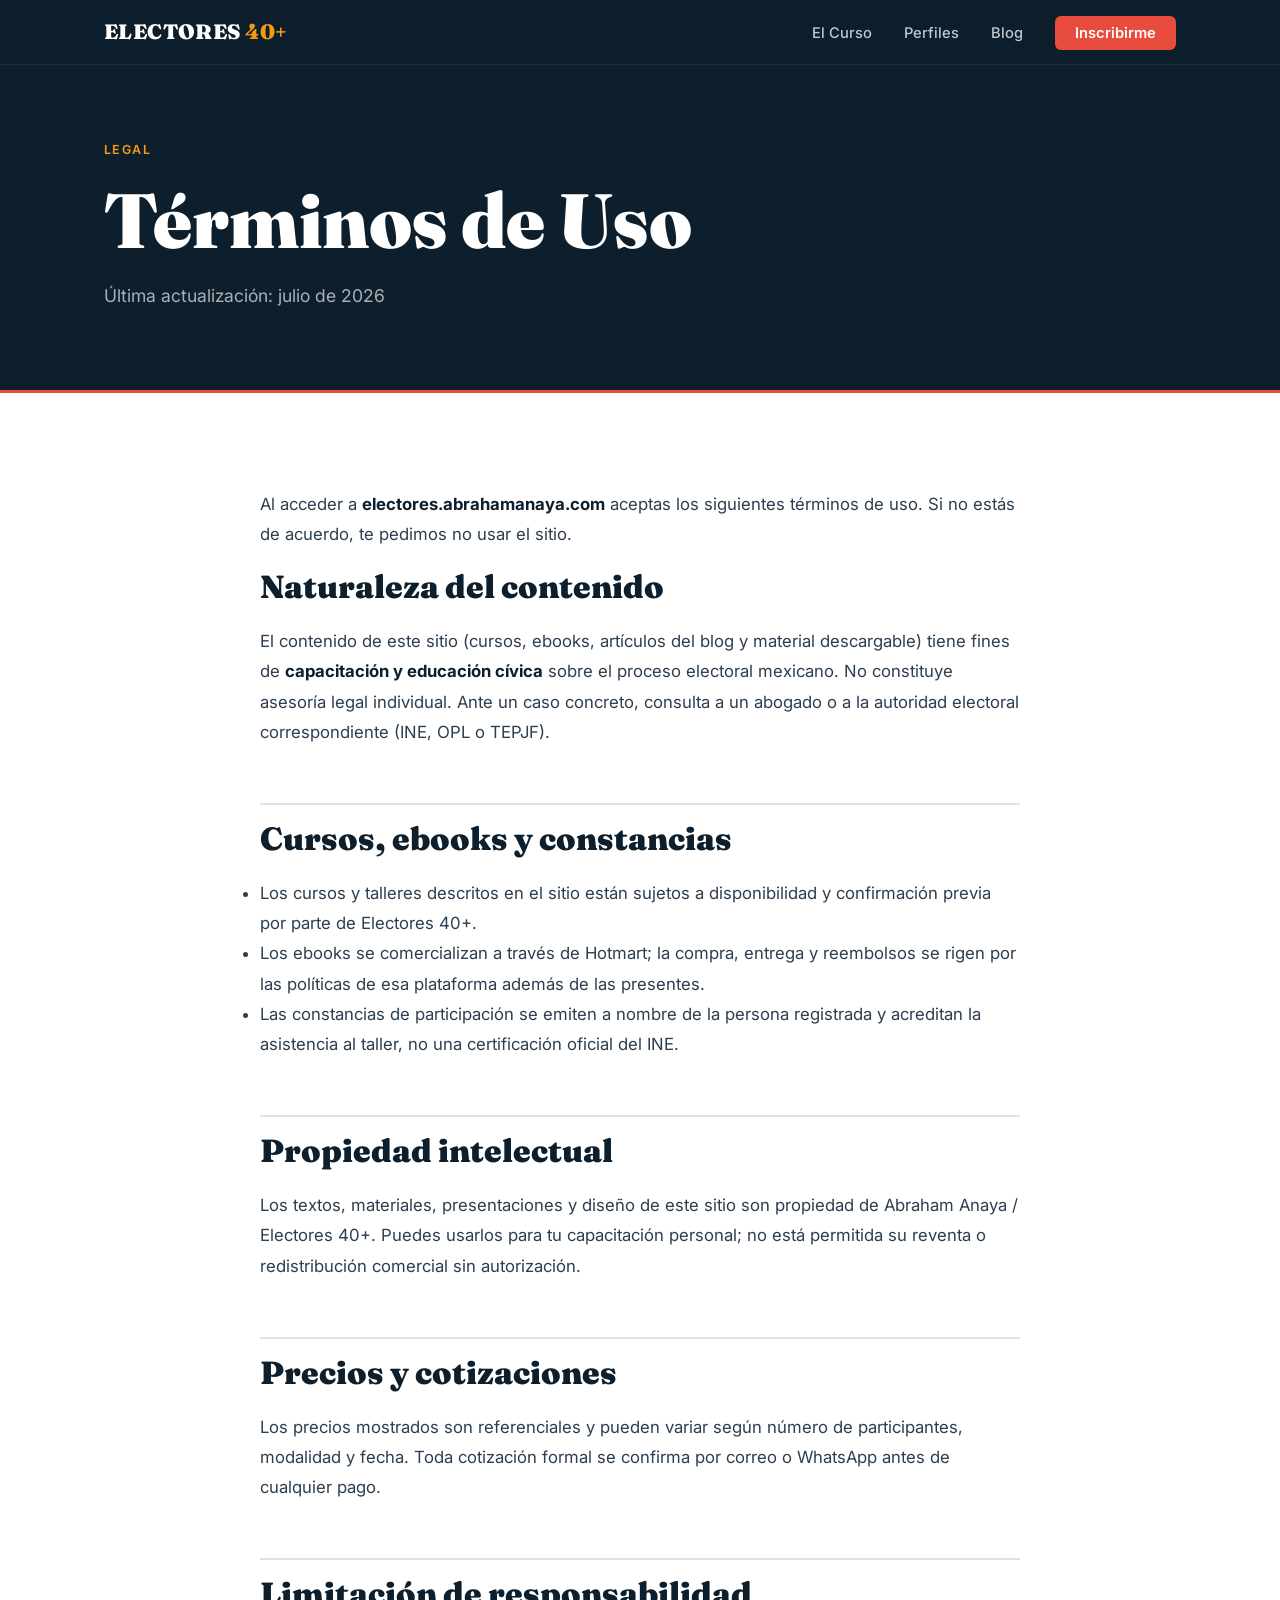
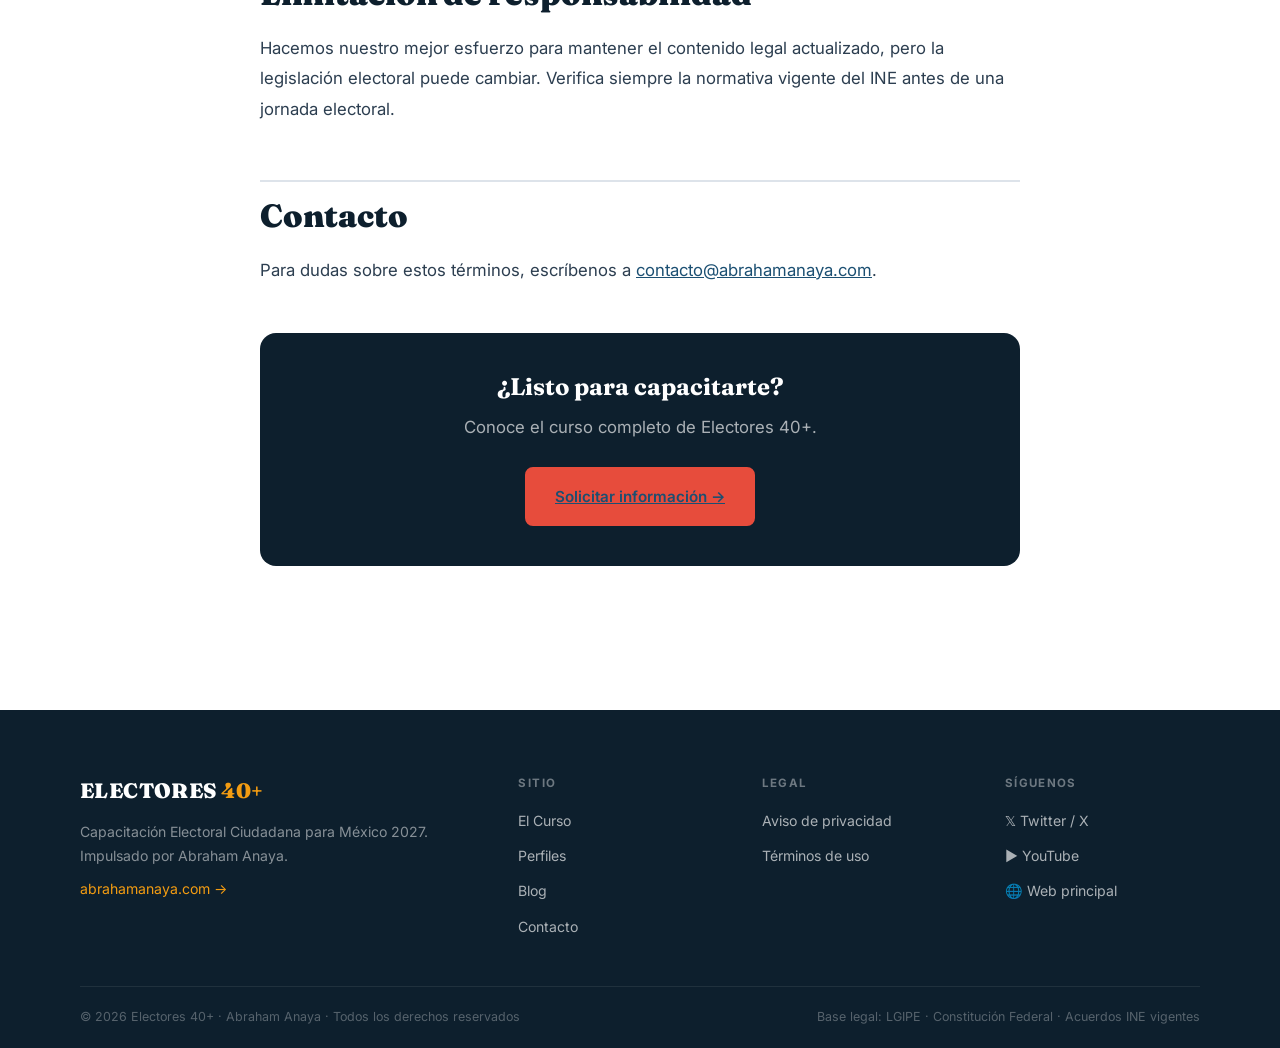
<file: terminos.html>
<!DOCTYPE html>
<html lang="es">
<head>
  <meta charset="UTF-8" />
  <meta name="viewport" content="width=device-width, initial-scale=1.0" />
  <title>Términos de Uso | Electores 40+</title>
  <meta name="description" content="Términos de uso del sitio Electores 40+: condiciones de acceso a cursos, ebooks y contenido de capacitación electoral." />
  <meta name="robots" content="noindex" />
  <link rel="preconnect" href="https://fonts.googleapis.com" />
  <link href="https://fonts.googleapis.com/css2?family=Fraunces:ital,wght@0,700;0,900;1,700&family=Inter:wght@400;500;600&display=swap" rel="stylesheet" />
  <link rel="stylesheet" href="css/style.css" />
  <link rel="stylesheet" href="css/blog.css" />
  <link rel="stylesheet" href="css/post.css" />
<!-- Google Analytics 4 — Electores 40+ -->
<script async src="https://www.googletagmanager.com/gtag/js?id=G-927KRC418S"></script>
<script>
  window.dataLayer = window.dataLayer || [];
  function gtag(){dataLayer.push(arguments);}
  gtag('js', new Date());
  gtag('config', 'G-927KRC418S');
</script>
</head>
<body>

  <nav class="nav">
    <div class="nav-inner">
      <a href="index.html" class="nav-logo">ELECTORES <span>40+</span></a>
      <button class="nav-toggle" aria-label="Menú" onclick="toggleMenu()">☰</button>
      <ul class="nav-links" id="navLinks">
        <li><a href="index.html#curso">El Curso</a></li>
        <li><a href="index.html#perfiles">Perfiles</a></li>
        <li><a href="blog.html">Blog</a></li>
        <li><a href="index.html#contacto" class="nav-cta">Inscribirme</a></li>
      </ul>
    </div>
  </nav>

  <header class="blog-hero">
    <div class="container">
      <div class="section-label">Legal</div>
      <h1>Términos de Uso</h1>
      <p>Última actualización: julio de 2026</p>
    </div>
  </header>

  <main>
    <section class="section">
      <div class="container">
        <article class="post-content" style="max-width:760px;margin:0 auto;">

          <p>Al acceder a <strong>electores.abrahamanaya.com</strong> aceptas los siguientes términos de uso. Si no estás de acuerdo, te pedimos no usar el sitio.</p>

          <h2>Naturaleza del contenido</h2>
          <p>El contenido de este sitio (cursos, ebooks, artículos del blog y material descargable) tiene fines de <strong>capacitación y educación cívica</strong> sobre el proceso electoral mexicano. No constituye asesoría legal individual. Ante un caso concreto, consulta a un abogado o a la autoridad electoral correspondiente (INE, OPL o TEPJF).</p>

          <h2>Cursos, ebooks y constancias</h2>
          <ul>
            <li>Los cursos y talleres descritos en el sitio están sujetos a disponibilidad y confirmación previa por parte de Electores 40+.</li>
            <li>Los ebooks se comercializan a través de Hotmart; la compra, entrega y reembolsos se rigen por las políticas de esa plataforma además de las presentes.</li>
            <li>Las constancias de participación se emiten a nombre de la persona registrada y acreditan la asistencia al taller, no una certificación oficial del INE.</li>
          </ul>

          <h2>Propiedad intelectual</h2>
          <p>Los textos, materiales, presentaciones y diseño de este sitio son propiedad de Abraham Anaya / Electores 40+. Puedes usarlos para tu capacitación personal; no está permitida su reventa o redistribución comercial sin autorización.</p>

          <h2>Precios y cotizaciones</h2>
          <p>Los precios mostrados son referenciales y pueden variar según número de participantes, modalidad y fecha. Toda cotización formal se confirma por correo o WhatsApp antes de cualquier pago.</p>

          <h2>Limitación de responsabilidad</h2>
          <p>Hacemos nuestro mejor esfuerzo para mantener el contenido legal actualizado, pero la legislación electoral puede cambiar. Verifica siempre la normativa vigente del INE antes de una jornada electoral.</p>

          <h2>Contacto</h2>
          <p>Para dudas sobre estos términos, escríbenos a <a href="mailto:contacto@abrahamanaya.com">contacto@abrahamanaya.com</a>.</p>

          <div class="post-cta-box">
            <h3>¿Listo para capacitarte?</h3>
            <p>Conoce el curso completo de Electores 40+.</p>
            <a href="index.html#contacto" class="btn btn-primary">Solicitar información →</a>
          </div>

        </article>
      </div>
    </section>
  </main>

  <footer class="footer">
    <div class="footer-inner">
      <div class="footer-brand">
        <span class="nav-logo">ELECTORES <span>40+</span></span>
        <p>Capacitación Electoral Ciudadana para México 2027.<br/>Impulsado por Abraham Anaya.</p>
        <a href="https://www.abrahamanaya.com" target="_blank">abrahamanaya.com →</a>
      </div>
      <div class="footer-links">
        <strong>Sitio</strong>
        <a href="index.html#curso">El Curso</a>
        <a href="index.html#perfiles">Perfiles</a>
        <a href="blog.html">Blog</a>
        <a href="index.html#contacto">Contacto</a>
      </div>
      <div class="footer-links">
        <strong>Legal</strong>
        <a href="privacidad.html">Aviso de privacidad</a>
        <a href="terminos.html">Términos de uso</a>
      </div>
      <div class="footer-links">
        <strong>Síguenos</strong>
        <a href="https://x.com/abrahamvanaya" target="_blank">𝕏 Twitter / X</a>
        <a href="https://www.youtube.com/@abrahamvanaya" target="_blank">▶ YouTube</a>
        <a href="https://www.abrahamanaya.com" target="_blank">🌐 Web principal</a>
      </div>
    </div>
    <div class="footer-bottom">
      <span>© <span id="footer-year">2026</span> Electores 40+ · Abraham Anaya · Todos los derechos reservados</span>
      <span>Base legal: LGIPE · Constitución Federal · Acuerdos INE vigentes</span>
    </div>
  </footer>

  <script src="js/main.js"></script>
</body>
</html>
</file>
<file: css/style.css>
/* ===== RESET & BASE ===== */
*, *::before, *::after { box-sizing: border-box; margin: 0; padding: 0; }

:root {
  --brand:   #1B4F72;
  --accent:  #E74C3C;
  --gold:    #F39C12;
  --dark:    #0D1F2D;
  --text:    #2C3E50;
  --muted:   #6B7A8D;
  --light:   #F0F4F8;
  --white:   #FFFFFF;
  --border:  #DDE3EA;
  --radius:  12px;
  --shadow:  0 4px 24px rgba(13,31,45,.10);
  --shadow-lg: 0 12px 48px rgba(13,31,45,.16);
}

html { scroll-behavior: smooth; }

body {
  font-family: 'Inter', system-ui, sans-serif;
  color: var(--text);
  background: var(--white);
  line-height: 1.65;
  font-size: 16px;
}

a { color: inherit; text-decoration: none; }
img { max-width: 100%; display: block; }

/* ===== TYPOGRAPHY ===== */
h1, h2, h3 {
  font-family: 'Fraunces', Georgia, serif;
  line-height: 1.15;
  font-weight: 900;
}
h1 { font-size: clamp(2.6rem, 6vw, 4.8rem); }
h2 { font-size: clamp(2rem, 4vw, 3.2rem); }
h3 { font-size: clamp(1.2rem, 2.5vw, 1.5rem); font-weight: 700; }
h4 { font-size: 1.1rem; font-weight: 600; }

em { font-style: italic; color: var(--accent); }

/* ===== LAYOUT ===== */
.container {
  max-width: 1120px;
  margin: 0 auto;
  padding: 0 24px;
}

.section { padding: 96px 0; }
.section-dark { background: var(--dark); color: var(--white); }
.section-accent { background: var(--brand); color: var(--white); }
.section-legal { background: var(--light); }
.section-contact { background: var(--light); }

.section-label {
  font-size: .78rem;
  font-weight: 600;
  letter-spacing: .12em;
  text-transform: uppercase;
  color: var(--accent);
  margin-bottom: 16px;
}
.section-label.light { color: var(--gold); }

.section-title { margin-bottom: 40px; }
.section-title.light { color: var(--white); }

.section-intro {
  font-size: 1.15rem;
  color: var(--muted);
  max-width: 600px;
  margin-bottom: 48px;
  line-height: 1.75;
}
.section-intro.light { color: rgba(255,255,255,.75); }

/* ===== BUTTONS ===== */
.btn {
  display: inline-flex;
  align-items: center;
  gap: 8px;
  padding: 14px 28px;
  border-radius: 8px;
  font-weight: 600;
  font-size: .95rem;
  cursor: pointer;
  transition: all .2s ease;
  border: 2px solid transparent;
  font-family: 'Inter', sans-serif;
  text-decoration: none;
}
.btn-primary {
  background: var(--accent);
  color: var(--white);
  border-color: var(--accent);
}
.btn-primary:hover { background: #c0392b; border-color: #c0392b; transform: translateY(-1px); box-shadow: 0 6px 20px rgba(231,76,60,.35); }

.btn-ghost {
  background: transparent;
  color: var(--white);
  border-color: rgba(255,255,255,.35);
}
.btn-ghost:hover { border-color: var(--white); background: rgba(255,255,255,.1); }

.btn-outline-white {
  background: transparent;
  color: var(--white);
  border-color: rgba(255,255,255,.5);
}
.btn-outline-white:hover { background: rgba(255,255,255,.15); border-color: var(--white); }

.btn-white {
  background: var(--white);
  color: var(--brand);
  border-color: var(--white);
}
.btn-white:hover { background: var(--light); }

.btn-disabled {
  background: var(--light);
  color: var(--muted);
  border-color: var(--light);
  cursor: default;
  justify-content: center;
}
.btn-disabled:hover { transform: none; box-shadow: none; }

.btn-lg { padding: 17px 34px; font-size: 1.05rem; }
.btn-sm { padding: 10px 20px; font-size: .85rem; }

/* ===== NAV ===== */
.nav {
  position: fixed;
  top: 0; left: 0; right: 0;
  z-index: 100;
  background: rgba(13,31,45,.95);
  backdrop-filter: blur(12px);
  border-bottom: 1px solid rgba(255,255,255,.08);
}
.nav-inner {
  max-width: 1120px;
  margin: 0 auto;
  padding: 0 24px;
  height: 64px;
  display: flex;
  align-items: center;
  justify-content: space-between;
}
.nav-logo {
  font-family: 'Fraunces', serif;
  font-weight: 900;
  font-size: 1.3rem;
  color: var(--white);
  letter-spacing: .02em;
}
.nav-logo span { color: var(--gold); }

.nav-links {
  display: flex;
  align-items: center;
  gap: 32px;
  list-style: none;
}
.nav-links a {
  color: rgba(255,255,255,.75);
  font-size: .92rem;
  font-weight: 500;
  transition: color .2s;
}
.nav-links a:hover { color: var(--white); }
.nav-cta {
  background: var(--accent);
  color: var(--white) !important;
  padding: 8px 20px;
  border-radius: 6px;
  font-weight: 600 !important;
}
.nav-cta:hover { background: #c0392b; }

.nav-toggle {
  display: none;
  background: none;
  border: none;
  color: var(--white);
  font-size: 1.5rem;
  cursor: pointer;
}

/* ===== HERO ===== */
.hero {
  background: var(--dark);
  color: var(--white);
  min-height: 100vh;
  display: flex;
  flex-direction: column;
  align-items: center;
  justify-content: center;
  position: relative;
  overflow: hidden;
  padding: 120px 24px 80px;
}

.hero-bg-text {
  position: absolute;
  font-family: 'Fraunces', serif;
  font-weight: 900;
  font-size: clamp(180px, 30vw, 380px);
  color: rgba(255,255,255,.03);
  user-select: none;
  right: -40px;
  bottom: -40px;
  line-height: 1;
  letter-spacing: -.05em;
}

.hero-inner {
  max-width: 820px;
  text-align: center;
  position: relative;
  z-index: 1;
}

.hero-eyebrow {
  display: inline-block;
  font-size: .78rem;
  font-weight: 600;
  letter-spacing: .15em;
  text-transform: uppercase;
  color: var(--gold);
  background: rgba(243,156,18,.12);
  border: 1px solid rgba(243,156,18,.3);
  border-radius: 999px;
  padding: 6px 18px;
  margin-bottom: 32px;
}

.hero-title {
  margin-bottom: 28px;
  color: var(--white);
}

.hero-sub {
  font-size: clamp(1rem, 2vw, 1.2rem);
  color: rgba(255,255,255,.65);
  max-width: 560px;
  margin: 0 auto 40px;
  line-height: 1.75;
}

.hero-actions {
  display: flex;
  gap: 16px;
  justify-content: center;
  flex-wrap: wrap;
  margin-bottom: 64px;
}

.hero-stats {
  display: flex;
  align-items: center;
  justify-content: center;
  gap: 32px;
  flex-wrap: wrap;
  border-top: 1px solid rgba(255,255,255,.1);
  padding-top: 40px;
}
.stat { text-align: center; }
.stat-n {
  display: block;
  font-family: 'Fraunces', serif;
  font-size: 2rem;
  font-weight: 900;
  color: var(--gold);
}
.stat-l { font-size: .8rem; color: rgba(255,255,255,.5); }
.stat-div { width: 1px; height: 48px; background: rgba(255,255,255,.15); }

.hero-scroll {
  position: absolute;
  bottom: 32px;
  left: 50%;
  transform: translateX(-50%);
  color: rgba(255,255,255,.3);
  font-size: 1.4rem;
  animation: bounce 2s infinite;
}
@keyframes bounce { 0%,100% { transform: translateX(-50%) translateY(0); } 50% { transform: translateX(-50%) translateY(8px); } }

/* ===== FACILITADOR BAND ===== */
.facilitador-band {
  background: var(--brand);
  padding: 20px 24px;
}
.band-inner {
  max-width: 1120px;
  margin: 0 auto;
  display: flex;
  align-items: center;
  gap: 20px;
  flex-wrap: wrap;
}
.band-avatar {
  width: 48px; height: 48px;
  border-radius: 50%;
  background: var(--gold);
  color: var(--dark);
  display: flex; align-items: center; justify-content: center;
  font-weight: 700; font-size: .9rem;
  flex-shrink: 0;
}
.band-text {
  display: flex; flex-direction: column;
  flex: 1;
}
.band-text strong { color: var(--white); font-size: .95rem; }
.band-text span { color: rgba(255,255,255,.65); font-size: .82rem; }
.band-text a { color: var(--gold); }
.band-social { display: flex; gap: 10px; flex-wrap: wrap; }
.social-pill {
  font-size: .78rem;
  font-weight: 600;
  padding: 5px 14px;
  border-radius: 999px;
  background: rgba(255,255,255,.12);
  color: var(--white);
  border: 1px solid rgba(255,255,255,.2);
  transition: background .2s;
}
.social-pill:hover { background: rgba(255,255,255,.2); }
.social-pill.yt { background: rgba(231,76,60,.25); border-color: rgba(231,76,60,.4); }

/* ===== PERFILES ===== */
.perfiles-grid {
  display: grid;
  grid-template-columns: repeat(3, 1fr);
  gap: 24px;
  margin-bottom: 32px;
}
.perfil-card {
  border: 1.5px solid var(--border);
  border-radius: var(--radius);
  padding: 36px 28px;
  position: relative;
  transition: box-shadow .25s, transform .25s;
  background: var(--white);
}
.perfil-card:hover { box-shadow: var(--shadow-lg); transform: translateY(-4px); }
.perfil-featured {
  border-color: var(--accent);
  box-shadow: 0 0 0 3px rgba(231,76,60,.12);
}
.perfil-badge {
  position: absolute;
  top: -13px; left: 50%;
  transform: translateX(-50%);
  background: var(--accent);
  color: var(--white);
  font-size: .72rem;
  font-weight: 700;
  letter-spacing: .08em;
  text-transform: uppercase;
  padding: 4px 14px;
  border-radius: 999px;
}
.perfil-icon {
  width: 52px; height: 52px;
  border-radius: 12px;
  display: flex; align-items: center; justify-content: center;
  font-size: 1.5rem;
  margin-bottom: 20px;
}
.perfil-card h3 { margin-bottom: 14px; color: var(--dark); }
.perfil-card p { color: var(--muted); font-size: .92rem; margin-bottom: 20px; }
.perfil-base {
  font-size: .74rem;
  color: var(--brand);
  font-weight: 600;
  letter-spacing: .05em;
  background: rgba(27,79,114,.08);
  padding: 4px 10px;
  border-radius: 4px;
  display: inline-block;
}
.perfiles-note {
  text-align: center;
  color: var(--muted);
  font-size: .88rem;
  border-top: 1px solid var(--border);
  padding-top: 24px;
}

/* ===== SESIONES ===== */
.sesiones-list { display: flex; flex-direction: column; gap: 2px; margin-top: 8px; }
.sesion-item {
  display: grid;
  grid-template-columns: 80px 1fr 100px;
  gap: 32px;
  align-items: start;
  background: rgba(255,255,255,.04);
  border: 1px solid rgba(255,255,255,.08);
  border-radius: var(--radius);
  padding: 36px 40px;
  transition: background .2s;
}
.sesion-item:hover { background: rgba(255,255,255,.07); }
.sesion-num {
  font-family: 'Fraunces', serif;
  font-size: 3rem;
  font-weight: 900;
  color: var(--gold);
  line-height: 1;
  opacity: .7;
}
.sesion-tag {
  font-size: .72rem;
  font-weight: 600;
  letter-spacing: .1em;
  text-transform: uppercase;
  color: var(--gold);
  margin-bottom: 12px;
}
.sesion-body h3 { color: var(--white); margin-bottom: 12px; }
.sesion-body p { color: rgba(255,255,255,.6); font-size: .92rem; margin-bottom: 20px; }
.sesion-items {
  display: flex;
  flex-wrap: wrap;
  gap: 8px;
}
.sesion-items span {
  font-size: .78rem;
  color: rgba(255,255,255,.55);
  background: rgba(255,255,255,.06);
  border: 1px solid rgba(255,255,255,.1);
  padding: 4px 10px;
  border-radius: 4px;
}
.sesion-dur {
  font-family: 'Fraunces', serif;
  font-size: 1.4rem;
  font-weight: 700;
  color: rgba(255,255,255,.3);
  text-align: right;
  padding-top: 4px;
  white-space: nowrap;
}

/* ===== MATERIAL ===== */
.material-grid {
  display: grid;
  grid-template-columns: repeat(3, 1fr);
  gap: 20px;
}
.material-item {
  border: 1.5px solid var(--border);
  border-radius: var(--radius);
  padding: 28px 24px;
  background: var(--white);
  transition: box-shadow .2s;
}
.material-item:hover { box-shadow: var(--shadow); }
.material-icon { font-size: 2rem; margin-bottom: 14px; }
.material-item h4 { margin-bottom: 10px; color: var(--dark); }
.material-item p { color: var(--muted); font-size: .88rem; line-height: 1.6; margin-bottom: 16px; }
.material-tag {
  font-size: .7rem;
  font-weight: 700;
  letter-spacing: .08em;
  text-transform: uppercase;
  padding: 4px 10px;
  border-radius: 4px;
  display: inline-block;
}
.material-tag.free { background: rgba(39,174,96,.1); color: #27AE60; }
.material-tag.premium { background: rgba(27,79,114,.1); color: var(--brand); }
.material-tag.special { background: rgba(243,156,18,.12); color: #B7770D; }

/* ===== ORGANIZACIONES ===== */
.org-grid {
  display: grid;
  grid-template-columns: repeat(3, 1fr);
  gap: 20px;
  margin-top: 16px;
}
.org-card {
  border: 1.5px solid rgba(255,255,255,.18);
  border-radius: var(--radius);
  padding: 32px 28px;
  display: flex;
  flex-direction: column;
  gap: 16px;
  position: relative;
}
.org-card-featured {
  border-color: var(--gold);
  background: rgba(255,255,255,.06);
}
.org-badge {
  position: absolute;
  top: -13px; left: 50%;
  transform: translateX(-50%);
  background: var(--gold);
  color: var(--dark);
  font-size: .7rem;
  font-weight: 700;
  letter-spacing: .08em;
  text-transform: uppercase;
  padding: 4px 14px;
  border-radius: 999px;
}
.org-card h4 { color: var(--white); font-size: 1.15rem; }
.org-card p { color: rgba(255,255,255,.65); font-size: .88rem; flex: 1; }

/* ===== LEGAL ===== */
.legal-inner {
  display: grid;
  grid-template-columns: 1fr 1fr;
  gap: 80px;
  align-items: start;
}
.legal-text h2 { margin-bottom: 20px; }
.legal-text p { color: var(--muted); line-height: 1.75; }
.legal-refs { display: flex; flex-direction: column; gap: 24px; }
.legal-ref {
  display: flex;
  gap: 20px;
  align-items: start;
  padding-bottom: 24px;
  border-bottom: 1px solid var(--border);
}
.legal-ref:last-child { border-bottom: none; }
.ref-num {
  font-family: 'Fraunces', serif;
  font-size: 1.4rem;
  font-weight: 900;
  color: var(--accent);
  opacity: .4;
  min-width: 36px;
  line-height: 1;
  margin-top: 2px;
}
.legal-ref strong { display: block; color: var(--dark); margin-bottom: 4px; }
.legal-ref span { font-size: .88rem; color: var(--muted); }

/* ===== CONTACTO ===== */
.contact-options {
  display: grid;
  grid-template-columns: 1fr 1fr;
  gap: 24px;
  max-width: 720px;
  margin: 0 auto 32px;
}
.contact-card {
  border: 1.5px solid var(--border);
  border-radius: var(--radius);
  padding: 36px 32px;
  display: flex;
  flex-direction: column;
  gap: 14px;
  background: var(--white);
  transition: box-shadow .2s, transform .2s;
  text-align: center;
}
.contact-card:hover { box-shadow: var(--shadow-lg); transform: translateY(-3px); }
.contact-icon { font-size: 2.4rem; }
.contact-card h4 { color: var(--dark); }
.contact-card p { color: var(--muted); font-size: .9rem; }
.contact-note {
  text-align: center;
  color: var(--muted);
  font-size: .85rem;
  padding: 16px;
  background: rgba(27,79,114,.06);
  border-radius: 8px;
  max-width: 520px;
  margin: 0 auto;
  border: 1px solid rgba(27,79,114,.12);
}

/* ===== FOOTER ===== */
.footer {
  background: var(--dark);
  color: var(--white);
  padding: 64px 24px 0;
}
.footer-inner {
  max-width: 1120px;
  margin: 0 auto;
  display: grid;
  grid-template-columns: 2fr 1fr 1fr 1fr;
  gap: 48px;
  padding-bottom: 48px;
  border-bottom: 1px solid rgba(255,255,255,.08);
}
.footer-brand p { color: rgba(255,255,255,.5); font-size: .88rem; margin: 12px 0 8px; line-height: 1.65; }
.footer-brand a { color: var(--gold); font-size: .88rem; }
.footer-links {
  display: flex;
  flex-direction: column;
  gap: 12px;
}
.footer-links strong { color: rgba(255,255,255,.4); font-size: .72rem; letter-spacing: .12em; text-transform: uppercase; margin-bottom: 4px; }
.footer-links a { color: rgba(255,255,255,.65); font-size: .88rem; transition: color .2s; }
.footer-links a:hover { color: var(--white); }
.footer-bottom {
  max-width: 1120px;
  margin: 0 auto;
  padding: 20px 0;
  display: flex;
  justify-content: space-between;
  flex-wrap: wrap;
  gap: 8px;
}
.footer-bottom span { font-size: .78rem; color: rgba(255,255,255,.3); }

/* ===== RESPONSIVE ===== */
@media (max-width: 900px) {
  .perfiles-grid { grid-template-columns: 1fr; max-width: 480px; margin-left: auto; margin-right: auto; }
  .material-grid { grid-template-columns: 1fr 1fr; }
  .org-grid { grid-template-columns: 1fr; max-width: 400px; margin-left: auto; margin-right: auto; }
  .legal-inner { grid-template-columns: 1fr; gap: 48px; }
  .contact-options { grid-template-columns: 1fr; max-width: 400px; }
  .footer-inner { grid-template-columns: 1fr 1fr; }
  .sesion-item { grid-template-columns: 60px 1fr; }
  .sesion-dur { display: none; }
}

@media (max-width: 640px) {
  .section { padding: 64px 0; }
  .nav-links { display: none; flex-direction: column; position: absolute; top: 64px; left: 0; right: 0; background: var(--dark); padding: 24px; gap: 20px; border-bottom: 1px solid rgba(255,255,255,.1); }
  .nav-links.open { display: flex; }
  .nav-toggle { display: block; }
  .hero-stats { gap: 20px; }
  .stat-div { display: none; }
  .material-grid { grid-template-columns: 1fr; }
  .sesion-item { grid-template-columns: 1fr; padding: 24px; }
  .sesion-num { font-size: 2rem; }
  .footer-inner { grid-template-columns: 1fr; gap: 32px; }
  .band-inner { flex-direction: column; align-items: flex-start; }
}

/* ===== COTIZACIÓN ===== */
.cotizacion-layout {
  display: grid;
  grid-template-columns: 1fr 340px;
  gap: 32px;
  align-items: start;
  margin-top: 40px;
}
.cotizacion-form-card {
  background: var(--white);
  border: 1.5px solid var(--border);
  border-radius: 16px;
  padding: 36px;
}
.form-row-2 { display: grid; grid-template-columns: 1fr 1fr; gap: 16px; margin-bottom: 16px; }
.form-group-web { display: flex; flex-direction: column; gap: 6px; margin-bottom: 16px; }
.form-group-web label { font-size: .82rem; font-weight: 600; color: var(--dark); }
.form-group-web input,
.form-group-web select,
.form-group-web textarea {
  padding: 10px 14px;
  border: 1.5px solid var(--border);
  border-radius: 8px;
  font-size: .92rem;
  font-family: inherit;
  color: var(--dark);
  background: var(--white);
  transition: border-color .2s;
  outline: none;
}
.form-group-web input:focus,
.form-group-web select:focus,
.form-group-web textarea:focus { border-color: var(--brand); }
.form-group-web textarea { resize: vertical; min-height: 80px; }

/* Sidebar precios */
.cotizacion-sidebar { display: flex; flex-direction: column; gap: 16px; }
.precio-card { background: var(--white); border: 1.5px solid var(--border); border-radius: 12px; overflow: hidden; }
.precio-header { background: var(--brand); color: var(--white); padding: 12px 18px; font-weight: 700; font-size: .9rem; }
.precio-body { padding: 16px 18px; }
.precio-item { display: flex; justify-content: space-between; align-items: center; padding: 8px 0; border-bottom: 1px solid var(--border); gap: 8px; }
.precio-item:last-child { border-bottom: none; }
.precio-label { font-size: .82rem; color: var(--muted); }
.precio-valor { font-size: .82rem; font-weight: 700; color: var(--brand); text-align: right; }
.btn-success { background: #25D366; color: white; border: none; }
.btn-success:hover { background: #1da851; }

@media (max-width: 860px) {
  .cotizacion-layout { grid-template-columns: 1fr; }
  .form-row-2 { grid-template-columns: 1fr; }
}

/* ===== EBOOKS ===== */
.section-ebooks { background: var(--light); }
.ebooks-grid {
  display: grid;
  grid-template-columns: repeat(auto-fit, minmax(260px, 1fr));
  gap: 20px;
  margin: 40px 0;
}
.ebook-card {
  background: var(--white);
  border: 1.5px solid var(--border);
  border-radius: 14px;
  overflow: hidden;
  transition: transform .2s, box-shadow .2s;
  display: flex;
  flex-direction: column;
}
.ebook-card:hover { transform: translateY(-4px); box-shadow: 0 12px 28px rgba(0,0,0,.1); }
.ebook-cover {
  height: 160px;
  display: flex;
  flex-direction: column;
  justify-content: center;
  align-items: center;
  color: white;
  padding: 20px;
  text-align: center;
  position: relative;
}
.ebook-cover-badge {
  position: absolute; top: 10px; left: 10px;
  background: rgba(0,0,0,.3); color: white;
  font-size: .68rem; font-weight: 700;
  padding: 3px 10px; border-radius: 12px;
  text-transform: uppercase; letter-spacing: .5px;
}
.ebook-cover-icon { font-size: 2.2rem; margin-bottom: 8px; }
.ebook-cover-titulo { font-weight: 800; font-size: 1.05rem; line-height: 1.3; }
.ebook-body { padding: 18px 20px; display: flex; flex-direction: column; flex: 1; }
.ebook-subtitulo { font-size: .85rem; color: var(--muted); margin-bottom: 8px; line-height: 1.5; }
.ebook-meta { font-size: .75rem; color: var(--muted); margin-bottom: 14px; display: flex; gap: 10px; }
.ebook-precios { display: flex; align-items: baseline; gap: 8px; margin-bottom: 14px; }
.ebook-precio-tachado { text-decoration: line-through; color: var(--muted); font-size: .85rem; }
.ebook-precio-final { font-size: 1.4rem; font-weight: 800; color: var(--brand); }
.ebook-precio-moneda { font-size: .75rem; color: var(--muted); }
.ebook-cta { margin-top: auto; }

.ebooks-paquete { margin-top: 40px; }
.paquete-card {
  background: linear-gradient(135deg, var(--dark), #1B4F72);
  color: white;
  border-radius: 18px;
  padding: 40px;
  text-align: center;
  position: relative;
  overflow: hidden;
}
.paquete-badge {
  position: absolute; top: 20px; right: -38px;
  background: var(--gold); color: var(--dark);
  font-weight: 800; font-size: .75rem;
  padding: 6px 50px; transform: rotate(40deg);
}
.paquete-card h3 { color: white; font-size: 1.6rem; margin-bottom: 10px; }
.paquete-card p { color: rgba(255,255,255,.8); max-width: 560px; margin: 0 auto 20px; font-size: .92rem; line-height: 1.6; }
.paquete-precio { margin-bottom: 24px; }
.paquete-precio .precio-tachado { text-decoration: line-through; color: rgba(255,255,255,.5); font-size: 1.1rem; margin-right: 12px; }
.paquete-precio .precio-final { font-size: 2.4rem; font-weight: 900; color: var(--gold); }

@media (max-width: 640px) {
  .ebooks-grid { grid-template-columns: 1fr; }
}
</file>
<file: css/cursos.css>
/* ===== CURSOS DINÁMICOS — electores.abrahamanaya.com ===== */

#seccion-cursos-dinamicos { padding: 96px 0; background: var(--light); }

.cursos-dinamicos-header {
  display: flex;
  align-items: flex-end;
  justify-content: space-between;
  margin-bottom: 40px;
  flex-wrap: wrap;
  gap: 12px;
}
#cursos-actualizacion {
  font-size: .78rem;
  color: var(--muted);
}

#cursos-dinamicos {
  display: grid;
  grid-template-columns: repeat(auto-fill, minmax(320px, 1fr));
  gap: 24px;
}

.cursos-empty {
  grid-column: 1 / -1;
  text-align: center;
  padding: 48px;
  color: var(--muted);
}

/* Tarjeta de curso */
.curso-card-web {
  background: var(--white);
  border: 1.5px solid var(--border);
  border-radius: 14px;
  padding: 28px 24px;
  display: flex;
  flex-direction: column;
  gap: 14px;
  transition: box-shadow .2s, transform .2s;
}
.curso-card-web:hover {
  box-shadow: var(--shadow-lg);
  transform: translateY(-3px);
}

.curso-card-web-header {
  display: flex;
  gap: 8px;
  flex-wrap: wrap;
}
.nivel-pill {
  font-size: .7rem;
  font-weight: 700;
  letter-spacing: .07em;
  text-transform: uppercase;
  background: rgba(27,79,114,.1);
  color: var(--brand);
  padding: 3px 10px;
  border-radius: 4px;
}
.sesiones-pill {
  font-size: .7rem;
  font-weight: 600;
  background: rgba(231,76,60,.08);
  color: var(--accent);
  padding: 3px 10px;
  border-radius: 4px;
}

.curso-card-web-title {
  font-size: 1.1rem;
  font-weight: 700;
  color: var(--dark);
  line-height: 1.35;
  font-family: 'Fraunces', Georgia, serif;
}

.curso-card-web-desc {
  font-size: .88rem;
  color: var(--muted);
  line-height: 1.65;
}

.curso-card-web-obj strong {
  display: block;
  font-size: .78rem;
  text-transform: uppercase;
  letter-spacing: .06em;
  color: var(--muted);
  margin-bottom: 6px;
}
.curso-card-web-obj ul {
  padding-left: 16px;
  margin: 0;
}
.curso-card-web-obj li {
  font-size: .85rem;
  color: var(--text);
  margin-bottom: 4px;
  line-height: 1.5;
}

/* Sesiones mini */
.curso-card-web-sesiones {
  display: flex;
  flex-direction: column;
  gap: 6px;
  border-top: 1px solid var(--border);
  padding-top: 12px;
}
.sesion-mini {
  display: flex;
  align-items: center;
  gap: 10px;
}
.sesion-mini-num {
  width: 22px;
  height: 22px;
  border-radius: 50%;
  background: var(--brand);
  color: #fff;
  display: flex;
  align-items: center;
  justify-content: center;
  font-size: .72rem;
  font-weight: 700;
  flex-shrink: 0;
}
.sesion-mini-titulo {
  font-size: .82rem;
  color: var(--text);
  line-height: 1.4;
}

.curso-card-web-footer {
  display: flex;
  align-items: center;
  flex-wrap: wrap;
  gap: 8px;
  margin-top: auto;
  padding-top: 12px;
  border-top: 1px solid var(--border);
}
.audiencia-tag,
.duracion-tag {
  font-size: .75rem;
  color: var(--muted);
}
.curso-card-web-footer .btn {
  margin-left: auto;
}

@media (max-width: 640px) {
  #cursos-dinamicos { grid-template-columns: 1fr; }
}
</style>
</file>
<file: css/blog.css>
/* ===== BLOG STYLES ===== */

.blog-hero {
  background: var(--dark);
  color: var(--white);
  padding: 140px 24px 80px;
  border-bottom: 3px solid var(--accent);
}
.blog-hero h1 { color: var(--white); margin: 12px 0 16px; }
.blog-hero p { color: rgba(255,255,255,.65); font-size: 1.1rem; max-width: 560px; }
.blog-hero .section-label { color: var(--gold); }

/* FEATURED POST */
.blog-featured {
  display: grid;
  grid-template-columns: 1fr 1fr;
  gap: 64px;
  align-items: center;
  border: 1.5px solid var(--border);
  border-radius: 16px;
  padding: 48px;
  margin-bottom: 64px;
  background: linear-gradient(135deg, #F8FAFC 0%, var(--white) 100%);
}
.post-meta {
  display: flex;
  align-items: center;
  gap: 12px;
  margin-bottom: 16px;
}
.post-cat {
  font-size: .72rem;
  font-weight: 700;
  letter-spacing: .1em;
  text-transform: uppercase;
  background: var(--accent);
  color: var(--white);
  padding: 4px 12px;
  border-radius: 4px;
}
.post-date { font-size: .82rem; color: var(--muted); }

.blog-featured h2 {
  font-size: clamp(1.4rem, 3vw, 2rem);
  margin-bottom: 16px;
  line-height: 1.3;
}
.blog-featured h2 a { color: var(--dark); }
.blog-featured h2 a:hover { color: var(--brand); }
.blog-featured p { color: var(--muted); line-height: 1.75; margin-bottom: 20px; }
.post-tags { display: flex; gap: 8px; flex-wrap: wrap; margin-bottom: 24px; }
.tag {
  font-size: .75rem;
  font-weight: 500;
  background: rgba(27,79,114,.08);
  color: var(--brand);
  padding: 4px 10px;
  border-radius: 4px;
  border: 1px solid rgba(27,79,114,.15);
}

.blog-featured-img { }
.feat-img-placeholder {
  background: linear-gradient(135deg, var(--brand) 0%, #2E86AB 100%);
  border-radius: 12px;
  height: 280px;
  display: flex;
  flex-direction: column;
  align-items: center;
  justify-content: center;
  gap: 12px;
}
.feat-img-placeholder span { font-size: 4rem; }
.feat-img-placeholder small { color: rgba(255,255,255,.7); font-size: .85rem; }

/* BLOG GRID */
.blog-grid {
  display: grid;
  grid-template-columns: repeat(3, 1fr);
  gap: 24px;
  margin-bottom: 64px;
}
.post-card {
  border: 1.5px solid var(--border);
  border-radius: var(--radius);
  padding: 28px 24px;
  background: var(--white);
  display: flex;
  flex-direction: column;
  gap: 12px;
  transition: box-shadow .2s, transform .2s;
}
.post-card:hover { box-shadow: var(--shadow); transform: translateY(-2px); }
.post-card-cta {
  background: var(--dark);
  border-color: var(--dark);
}
.post-card-cta h3 { color: var(--white); }
.post-card-cta p { color: rgba(255,255,255,.6); }

.post-cat-pill {
  display: inline-block;
  font-size: .7rem;
  font-weight: 600;
  letter-spacing: .08em;
  text-transform: uppercase;
  padding: 4px 10px;
  border-radius: 4px;
  width: fit-content;
}
.post-card h3 { font-size: 1.05rem; line-height: 1.4; flex: 1; }
.post-card h3 a { color: var(--dark); }
.post-card h3 a:hover { color: var(--brand); }
.post-card p { color: var(--muted); font-size: .88rem; line-height: 1.65; }
.post-footer {
  display: flex;
  align-items: center;
  justify-content: space-between;
  margin-top: 4px;
}
.post-link { color: var(--brand); font-weight: 600; font-size: .88rem; }
.post-link:hover { color: var(--accent); }
.post-soon { color: var(--muted); font-weight: 600; font-size: .88rem; }

/* NEWSLETTER */
.newsletter-box {
  background: linear-gradient(135deg, var(--brand) 0%, #2E86AB 100%);
  border-radius: 16px;
  padding: 48px;
  display: flex;
  align-items: center;
  justify-content: space-between;
  gap: 40px;
  flex-wrap: wrap;
}
.newsletter-text h3 { color: var(--white); margin-bottom: 8px; }
.newsletter-text p { color: rgba(255,255,255,.7); font-size: .92rem; }
.newsletter-form { display: flex; gap: 12px; flex-wrap: wrap; }
.email-input {
  padding: 13px 20px;
  border-radius: 8px;
  border: 2px solid rgba(255,255,255,.25);
  background: rgba(255,255,255,.1);
  color: var(--white);
  font-size: .95rem;
  width: 280px;
  outline: none;
  font-family: 'Inter', sans-serif;
}
.email-input::placeholder { color: rgba(255,255,255,.4); }
.email-input:focus { border-color: var(--white); }

nav .active { color: var(--white) !important; }

/* Responsive */
@media (max-width: 900px) {
  .blog-featured { grid-template-columns: 1fr; }
  .blog-featured-img { order: -1; }
  .feat-img-placeholder { height: 200px; }
  .blog-grid { grid-template-columns: 1fr 1fr; }
}
@media (max-width: 640px) {
  .blog-grid { grid-template-columns: 1fr; }
  .newsletter-box { flex-direction: column; padding: 32px 24px; }
  .email-input { width: 100%; }
  .newsletter-form { width: 100%; }
  .blog-featured { padding: 28px 20px; }
}
</file>
<file: css/post.css>
/* ===== POST PAGE ===== */

.reading-progress {
  position: fixed;
  top: 64px;
  left: 0;
  width: 0%;
  height: 3px;
  background: var(--accent);
  z-index: 99;
  transition: width .1s linear;
}

/* HERO */
.post-hero {
  background: var(--dark);
  color: var(--white);
  padding: 120px 24px 72px;
}
.post-breadcrumb {
  display: flex;
  align-items: center;
  gap: 8px;
  margin-bottom: 24px;
  font-size: .82rem;
  color: rgba(255,255,255,.45);
}
.post-breadcrumb a { color: var(--gold); }
.post-breadcrumb a:hover { text-decoration: underline; }

.post-meta-top {
  display: flex;
  align-items: center;
  gap: 14px;
  margin-bottom: 24px;
}
.post-read-time { font-size: .82rem; color: rgba(255,255,255,.45); }

.post-title {
  font-size: clamp(2rem, 5vw, 3.4rem);
  color: var(--white);
  margin-bottom: 24px;
  line-height: 1.12;
}
.post-title em { color: var(--gold); font-style: italic; }

.post-subtitle {
  font-size: 1.1rem;
  color: rgba(255,255,255,.65);
  max-width: 680px;
  line-height: 1.75;
  margin-bottom: 40px;
}

.post-author-row {
  display: flex;
  align-items: center;
  gap: 16px;
  flex-wrap: wrap;
  padding-top: 32px;
  border-top: 1px solid rgba(255,255,255,.1);
}
.author-avatar {
  width: 48px; height: 48px;
  border-radius: 50%;
  background: var(--gold);
  color: var(--dark);
  display: flex; align-items: center; justify-content: center;
  font-weight: 700; font-size: .9rem;
  flex-shrink: 0;
}
.author-info { flex: 1; }
.author-info strong { display: block; color: var(--white); font-size: .95rem; }
.author-info span { font-size: .8rem; color: rgba(255,255,255,.5); }

.post-share { display: flex; gap: 8px; margin-left: auto; }
.share-btn {
  width: 36px; height: 36px;
  border-radius: 50%;
  display: flex; align-items: center; justify-content: center;
  font-size: .85rem; font-weight: 700;
  transition: transform .2s, opacity .2s;
  text-decoration: none;
}
.share-btn:hover { transform: scale(1.1); }
.share-x { background: #000; color: #fff; }
.share-fb { background: #1877F2; color: #fff; }
.share-wa { background: #25D366; color: #fff; }

/* LAYOUT */
.post-layout { padding: 64px 0; }
.post-grid {
  display: grid;
  grid-template-columns: 1fr 340px;
  gap: 56px;
  align-items: start;
}

/* ARTICLE CONTENT */
.post-content {
  min-width: 0;
  font-size: 1.05rem;
  line-height: 1.8;
  color: var(--text);
}
.post-content h2 {
  font-size: clamp(1.5rem, 3vw, 2rem);
  color: var(--dark);
  margin: 56px 0 20px;
  padding-top: 16px;
  border-top: 2px solid var(--border);
}
.post-content h2:first-of-type { margin-top: 0; border-top: none; padding-top: 0; }
.post-content p { margin-bottom: 20px; color: var(--text); }
.post-content strong { color: var(--dark); }
.post-content a { color: var(--brand); text-decoration: underline; }
.post-content a:hover { color: var(--accent); }

.post-intro-box {
  background: var(--light);
  border: 1.5px solid var(--border);
  border-left: 4px solid var(--brand);
  border-radius: 0 var(--radius) var(--radius) 0;
  padding: 24px 28px;
  margin-bottom: 48px;
}
.post-intro-box strong { display: block; margin-bottom: 12px; color: var(--dark); }
.post-intro-box ul { padding-left: 20px; }
.post-intro-box li { margin-bottom: 6px; font-size: .95rem; color: var(--text); }

/* CALLOUTS */
.post-callout {
  display: flex;
  gap: 16px;
  padding: 20px 24px;
  border-radius: var(--radius);
  margin: 32px 0;
  font-size: .95rem;
  line-height: 1.7;
}
.callout-icon { font-size: 1.3rem; flex-shrink: 0; margin-top: 2px; }
.callout-info { background: rgba(27,79,114,.07); border: 1px solid rgba(27,79,114,.18); }
.callout-warning { background: rgba(243,156,18,.08); border: 1px solid rgba(243,156,18,.25); }
.callout-tip { background: rgba(39,174,96,.07); border: 1px solid rgba(39,174,96,.2); }
.post-callout strong { color: var(--dark); }

/* RIGHTS GRID */
.rights-grid { display: flex; flex-direction: column; gap: 16px; margin: 24px 0 40px; }
.right-item {
  display: flex;
  gap: 20px;
  padding: 20px 24px;
  border: 1.5px solid var(--border);
  border-radius: var(--radius);
  align-items: start;
  background: var(--white);
  transition: box-shadow .2s;
}
.right-item:hover { box-shadow: var(--shadow); }
.right-num {
  font-family: 'Fraunces', serif;
  font-size: 1.6rem;
  font-weight: 900;
  color: var(--accent);
  opacity: .35;
  min-width: 40px;
  line-height: 1;
  margin-top: 4px;
}
.right-item strong { display: block; color: var(--dark); margin-bottom: 6px; }
.right-item p { margin: 0; font-size: .9rem; color: var(--muted); }

/* TWO COL LIST */
.two-col-list {
  display: grid;
  grid-template-columns: 1fr 1fr;
  gap: 20px;
  margin: 24px 0 40px;
}
.col-list {
  border-radius: var(--radius);
  padding: 20px 24px;
  border: 1.5px solid var(--border);
}
.col-list-ok { border-color: rgba(39,174,96,.3); background: rgba(39,174,96,.04); }
.col-list-no { border-color: rgba(231,76,60,.25); background: rgba(231,76,60,.04); }
.col-list-header {
  font-weight: 600;
  font-size: .9rem;
  margin-bottom: 14px;
  color: var(--dark);
}
.col-list ul { padding-left: 18px; margin: 0; }
.col-list li { font-size: .9rem; color: var(--muted); margin-bottom: 8px; line-height: 1.55; }

/* DOCS TABLE */
.docs-table { margin: 24px 0 40px; border-radius: var(--radius); overflow: hidden; border: 1.5px solid var(--border); }
.doc-row {
  display: grid;
  grid-template-columns: 32px 160px 1fr 160px;
  gap: 0;
  border-bottom: 1px solid var(--border);
}
.doc-row:last-child { border-bottom: none; }
.doc-header {
  background: var(--dark);
  color: var(--white);
  font-size: .78rem;
  font-weight: 600;
  letter-spacing: .06em;
  text-transform: uppercase;
}
.doc-row > * { padding: 14px 16px; font-size: .88rem; }
.doc-row:not(.doc-header):hover { background: var(--light); }
.doc-num { font-family: 'Fraunces', serif; font-weight: 900; color: var(--accent); font-size: 1.1rem; text-align: center; }
.doc-name { font-weight: 600; color: var(--dark); }
.doc-row:not(.doc-header) > *:nth-child(3) { color: var(--muted); line-height: 1.55; }
.doc-row:not(.doc-header) > *:last-child { color: var(--brand); font-size: .82rem; }

/* ERRORS */
.errors-list { display: flex; flex-direction: column; gap: 20px; margin: 24px 0 40px; }
.error-item {
  border: 1.5px solid var(--border);
  border-top: 3px solid var(--accent);
  border-radius: var(--radius);
  padding: 24px 28px;
}
.error-header { display: flex; align-items: baseline; gap: 12px; margin-bottom: 12px; }
.error-num {
  font-size: .72rem;
  font-weight: 700;
  letter-spacing: .1em;
  text-transform: uppercase;
  background: var(--accent);
  color: var(--white);
  padding: 3px 10px;
  border-radius: 4px;
  white-space: nowrap;
}
.error-title { font-size: 1.05rem; font-weight: 600; color: var(--dark); }
.error-item > p { color: var(--muted); font-size: .92rem; margin-bottom: 14px; }
.error-fix {
  background: rgba(39,174,96,.06);
  border: 1px solid rgba(39,174,96,.2);
  border-radius: 6px;
  padding: 12px 16px;
  font-size: .88rem;
  color: var(--text);
  line-height: 1.6;
}

/* STEPS */
.steps-list { display: flex; flex-direction: column; gap: 0; margin: 24px 0 40px; position: relative; }
.steps-list::before {
  content: '';
  position: absolute;
  left: 19px; top: 20px; bottom: 20px;
  width: 2px;
  background: var(--border);
}
.step-item {
  display: flex;
  gap: 20px;
  padding: 0 0 28px;
  position: relative;
}
.step-item:last-child { padding-bottom: 0; }
.step-circle {
  width: 40px; height: 40px;
  border-radius: 50%;
  background: var(--brand);
  color: var(--white);
  display: flex; align-items: center; justify-content: center;
  font-weight: 700; font-size: .95rem;
  flex-shrink: 0;
  position: relative;
  z-index: 1;
}
.step-item strong { display: block; color: var(--dark); margin-bottom: 6px; }
.step-item p { margin: 0; font-size: .9rem; color: var(--muted); line-height: 1.6; }

/* POST CTA */
.post-cta-box {
  background: var(--dark);
  color: var(--white);
  border-radius: 16px;
  padding: 40px 44px;
  margin: 48px 0;
  text-align: center;
}
.post-cta-box h3 { color: var(--white); margin-bottom: 12px; font-size: 1.5rem; }
.post-cta-box p { color: rgba(255,255,255,.65); margin-bottom: 24px; max-width: 480px; margin-left: auto; margin-right: auto; }

/* REFERENCES */
.post-references {
  border-top: 1px solid var(--border);
  padding-top: 32px;
  margin-top: 48px;
}
.post-references h4 { color: var(--dark); margin-bottom: 16px; font-size: .95rem; text-transform: uppercase; letter-spacing: .08em; }
.post-references ol { padding-left: 20px; }
.post-references li { font-size: .82rem; color: var(--muted); margin-bottom: 10px; line-height: 1.6; }
.post-references a { color: var(--brand); }

/* SIDEBAR */
.post-sidebar { position: sticky; top: 88px; display: flex; flex-direction: column; gap: 20px; }
.sidebar-card {
  border: 1.5px solid var(--border);
  border-radius: var(--radius);
  padding: 24px;
  background: var(--white);
}

.author-big-avatar {
  width: 64px; height: 64px;
  border-radius: 50%;
  background: var(--gold);
  color: var(--dark);
  display: flex; align-items: center; justify-content: center;
  font-weight: 700; font-size: 1.1rem;
  margin: 0 auto 16px;
}
.author-card { text-align: center; }
.author-card h4 { color: var(--dark); margin-bottom: 8px; }
.author-card p { font-size: .85rem; color: var(--muted); line-height: 1.6; margin-bottom: 16px; }

.author-social { display: flex; flex-direction: column; gap: 8px; }
.social-link {
  display: flex;
  align-items: center;
  gap: 10px;
  padding: 10px 14px;
  border-radius: 8px;
  font-size: .85rem;
  font-weight: 500;
  transition: opacity .2s, transform .15s;
  text-decoration: none;
}
.social-link:hover { opacity: .85; transform: translateX(2px); }
.social-link span { font-size: 1rem; width: 20px; text-align: center; }
.social-x { background: #000; color: #fff; }
.social-fb { background: #1877F2; color: #fff; }
.social-yt { background: #FF0000; color: #fff; }

.follow-card { background: var(--light); text-align: center; }
.follow-icon { font-size: 2rem; margin-bottom: 12px; }
.follow-card h4 { color: var(--dark); margin-bottom: 8px; font-size: 1rem; }
.follow-card p { font-size: .82rem; color: var(--muted); margin-bottom: 16px; line-height: 1.6; }
.follow-btns { display: flex; flex-direction: column; gap: 8px; }
.follow-btn {
  padding: 10px 16px;
  border-radius: 8px;
  font-size: .85rem;
  font-weight: 600;
  text-align: center;
  transition: opacity .2s;
  text-decoration: none;
}
.follow-btn:hover { opacity: .85; }
.follow-btn-x { background: #000; color: #fff; }
.follow-btn-fb { background: #1877F2; color: #fff; }
.follow-btn-yt { background: #FF0000; color: #fff; }

.toc-card h4 { color: var(--dark); margin-bottom: 14px; font-size: .88rem; text-transform: uppercase; letter-spacing: .08em; }
.toc-nav { display: flex; flex-direction: column; gap: 2px; }
.toc-nav a {
  font-size: .83rem;
  color: var(--muted);
  padding: 7px 10px;
  border-radius: 6px;
  transition: background .15s, color .15s;
  text-decoration: none;
  line-height: 1.4;
}
.toc-nav a:hover { background: var(--light); color: var(--brand); }
.toc-nav a.active { background: rgba(27,79,114,.08); color: var(--brand); font-weight: 500; }

.brief-card { background: var(--dark); color: var(--white); border-color: var(--dark); }
.brief-badge {
  display: inline-block;
  font-size: .7rem;
  font-weight: 600;
  letter-spacing: .08em;
  text-transform: uppercase;
  background: var(--gold);
  color: var(--dark);
  padding: 3px 10px;
  border-radius: 4px;
  margin-bottom: 10px;
}
.brief-card h4 { color: var(--white); margin-bottom: 8px; }
.brief-card p { font-size: .85rem; color: rgba(255,255,255,.65); margin-bottom: 0; line-height: 1.6; }

/* SHARE FINAL */
.post-share-section { background: var(--light); border-top: 1px solid var(--border); border-bottom: 1px solid var(--border); padding: 32px 0; }
.share-final { display: flex; align-items: center; gap: 32px; flex-wrap: wrap; }
.share-final-text { flex: 1; }
.share-final-text strong { display: block; color: var(--dark); margin-bottom: 4px; }
.share-final-text span { font-size: .88rem; color: var(--muted); }
.share-final-btns { display: flex; gap: 10px; flex-wrap: wrap; }
.share-btn-lg {
  padding: 11px 20px;
  border-radius: 8px;
  font-size: .85rem;
  font-weight: 600;
  text-decoration: none;
  transition: opacity .2s, transform .15s;
  white-space: nowrap;
}
.share-btn-lg:hover { opacity: .85; transform: translateY(-1px); }
.share-x-lg { background: #000; color: #fff; }
.share-fb-lg { background: #1877F2; color: #fff; }
.share-wa-lg { background: #25D366; color: #fff; }

/* RESPONSIVE */
@media (max-width: 1024px) {
  .post-grid { grid-template-columns: 1fr; }
  .post-sidebar { position: static; }
  .doc-row { grid-template-columns: 32px 140px 1fr; }
  .doc-row > *:last-child { display: none; }
}
@media (max-width: 640px) {
  .post-hero { padding: 100px 20px 56px; }
  .two-col-list { grid-template-columns: 1fr; }
  .doc-row { grid-template-columns: 32px 1fr; }
  .doc-row > *:nth-child(3) { display: none; }
  .share-final { flex-direction: column; align-items: flex-start; }
  .post-cta-box { padding: 28px 24px; }
}
</file>
